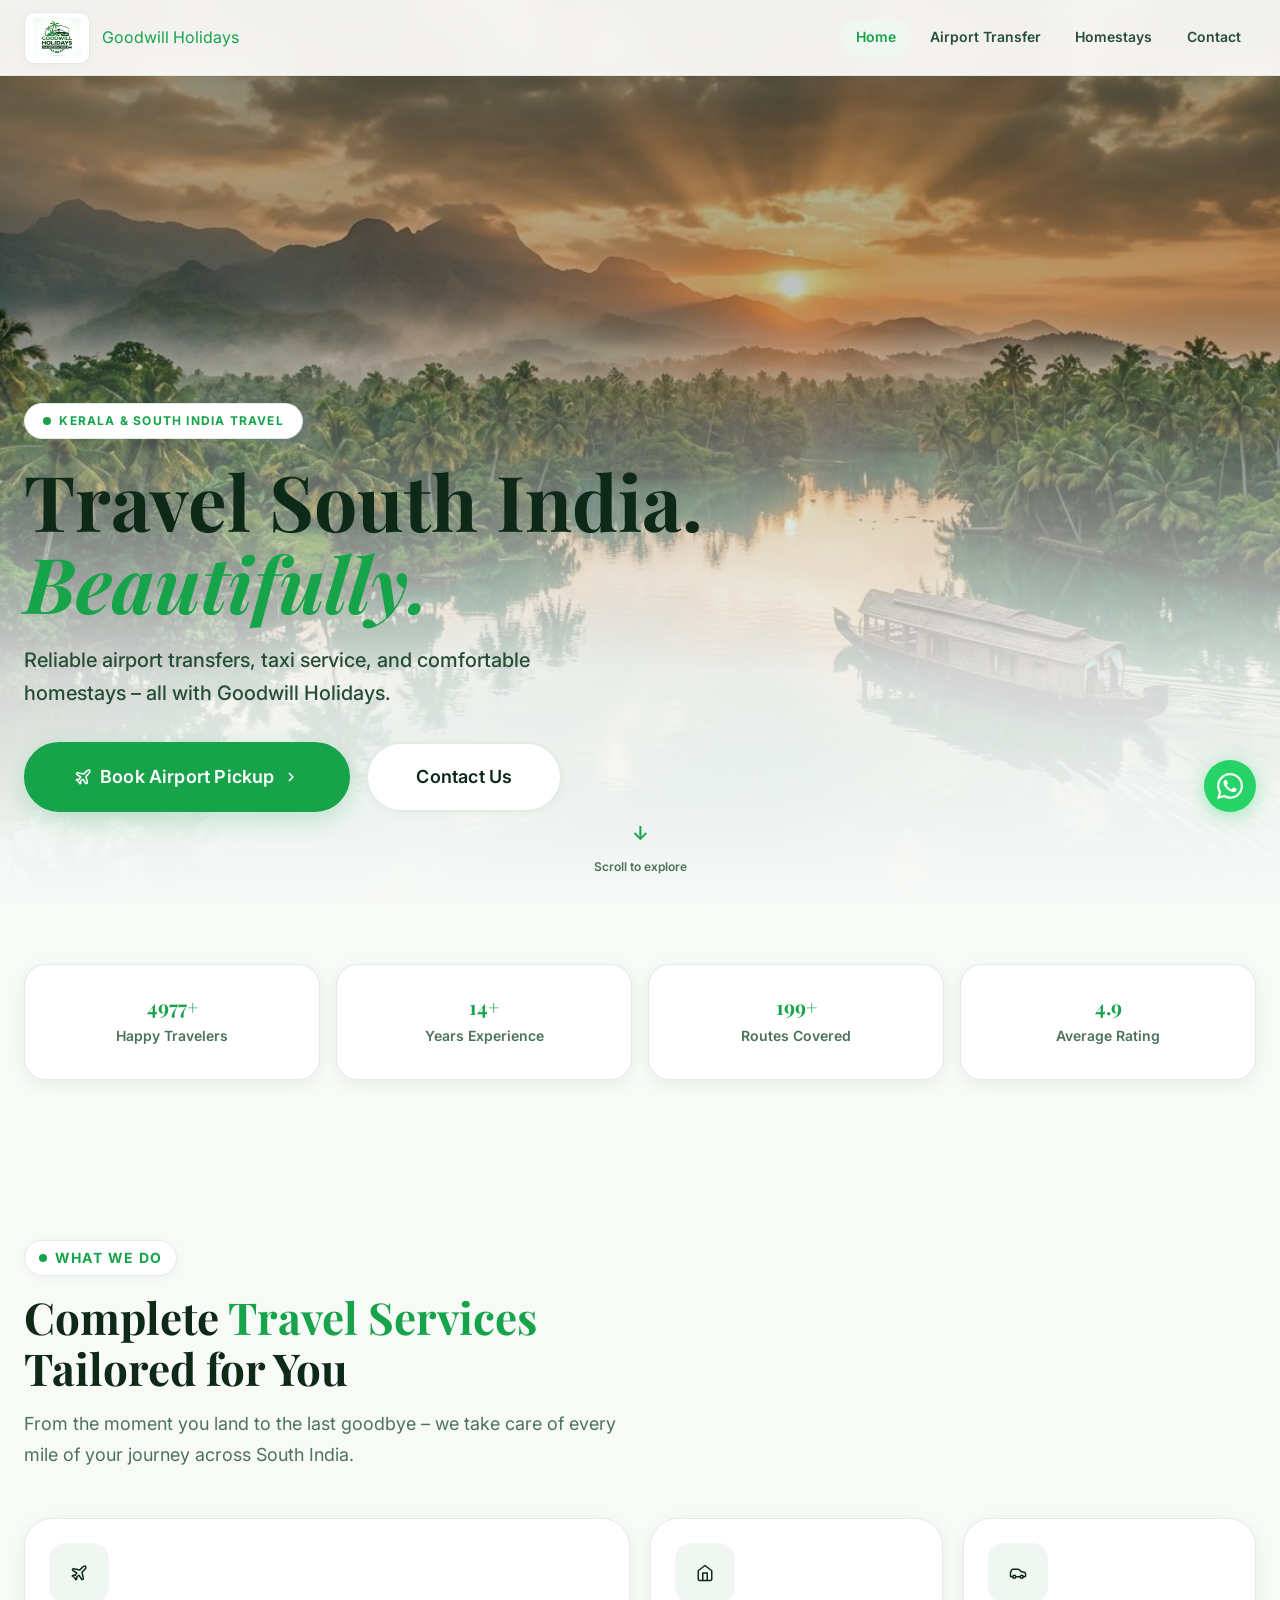
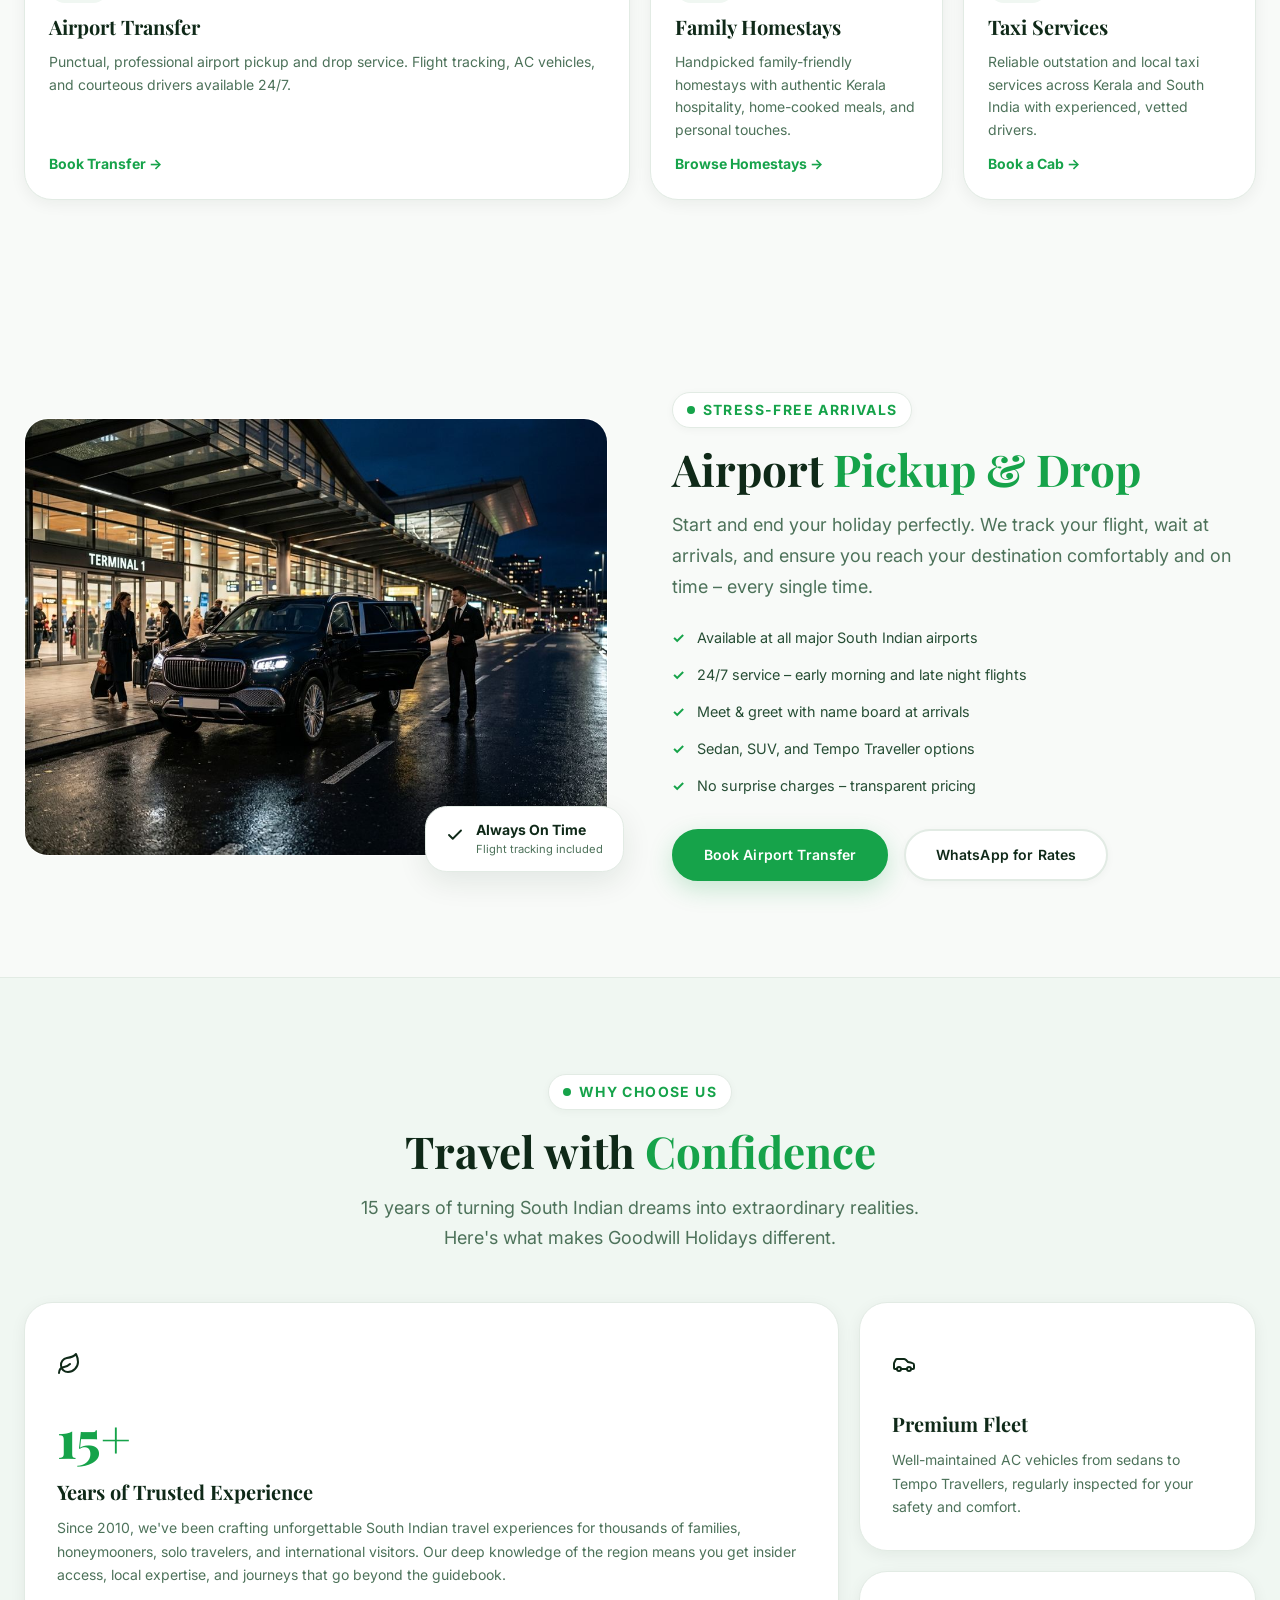
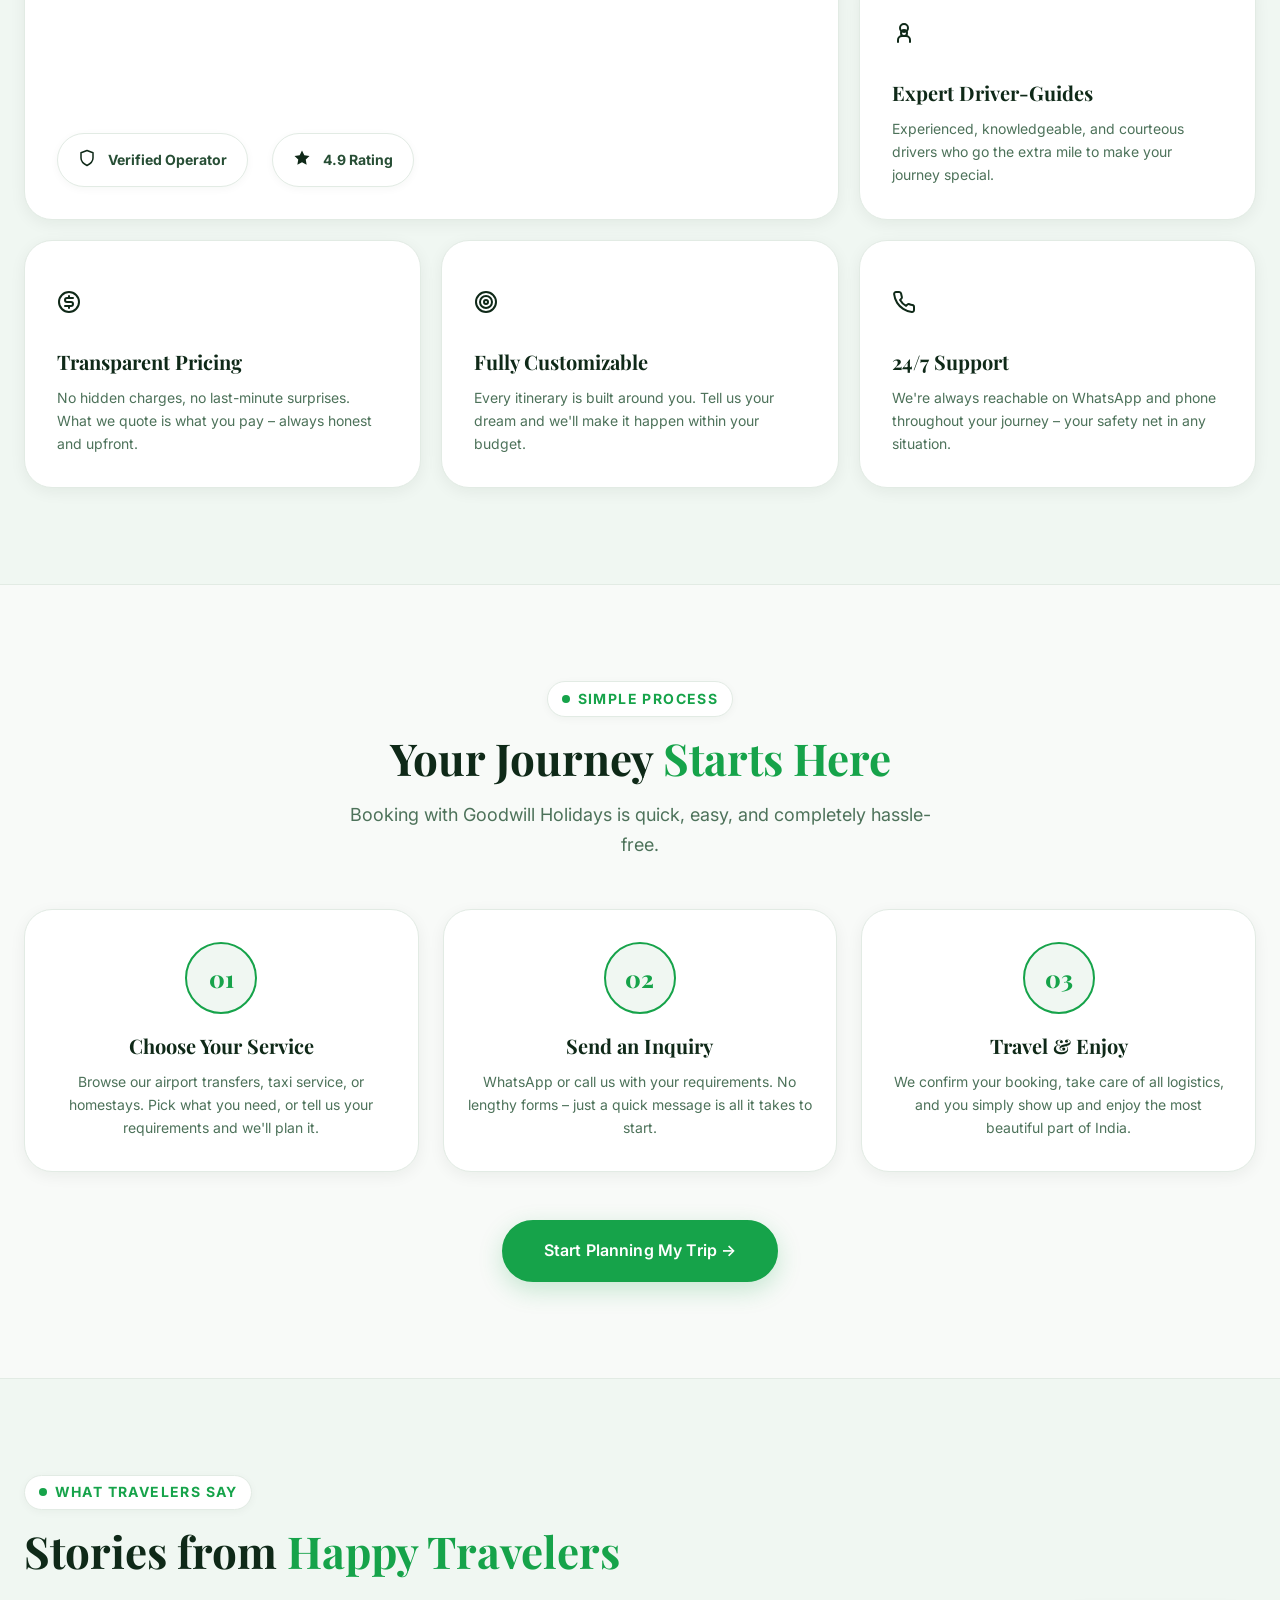
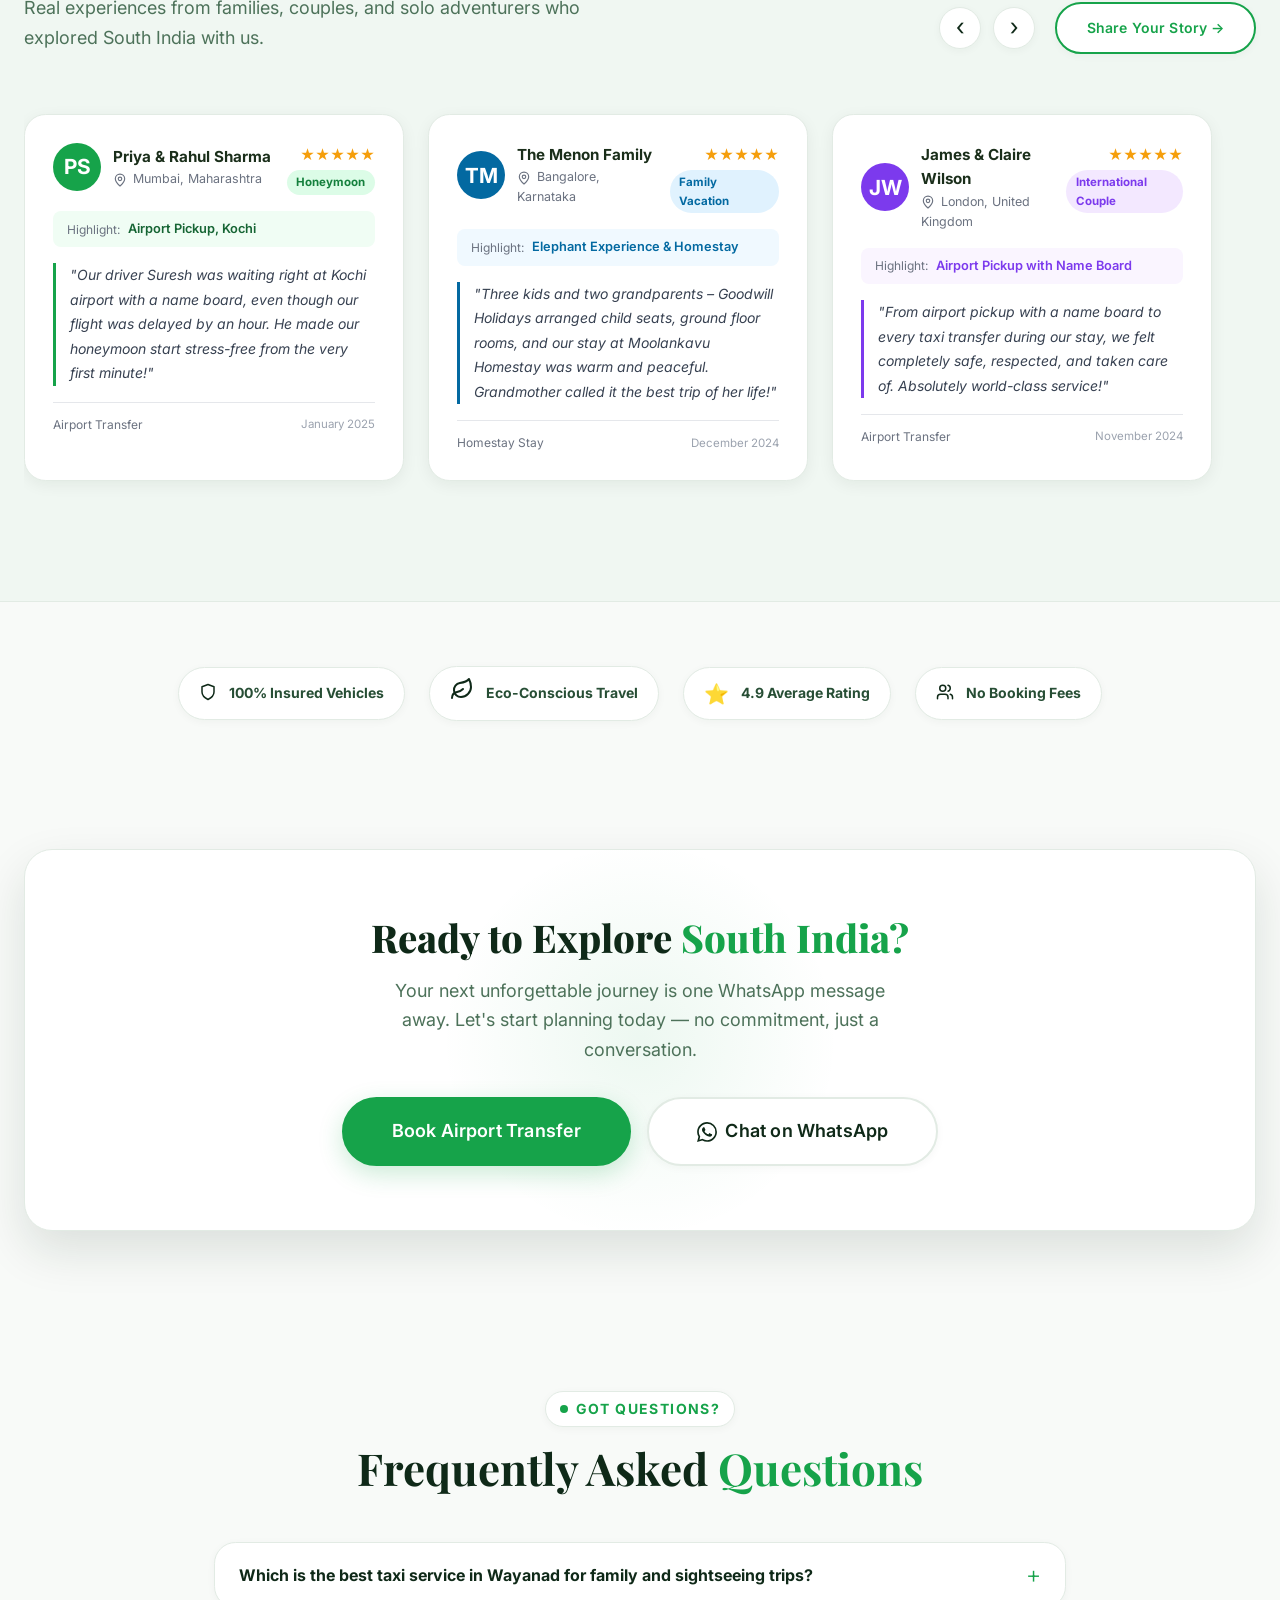
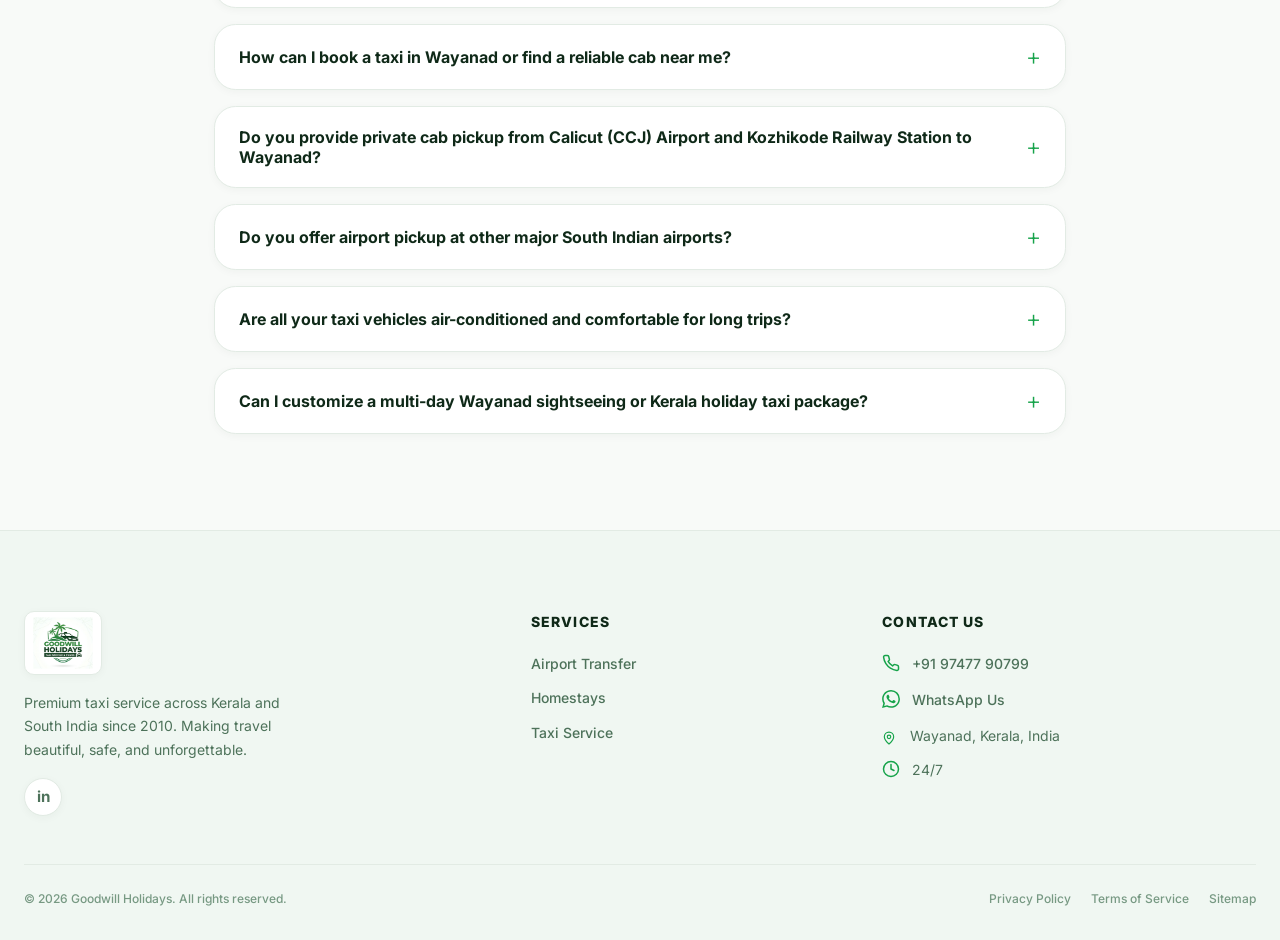
<file: index.html>
<!DOCTYPE html>
<html lang="en">

<head>
    <meta charset="UTF-8" />
    <!-- Favicon -->
    <link rel="icon" type="image/png" href="assets/logo/favicon.png" />
    <link rel="apple-touch-icon" href="assets/logo/favicon.png" />
    <meta name="viewport" content="width=device-width, initial-scale=1.0" />
    <meta name="description" content="Book trusted Kerala taxi services &amp; 24/7 airport transfers from Kochi, Calicut &amp; Trivandrum. Private cabs, sightseeing &amp; family homestays in Wayanad." />
    <meta name="keywords"
        content="best taxi in Wayanad, best taxi service in Wayanad, good taxi service in Wayanad, reliable taxi service in Wayanad, top taxi Wayanad, trusted taxi Wayanad Kerala, safe taxi service in Wayanad, affordable taxi Wayanad, private taxi Wayanad, local taxi service Wayanad, best cab in Wayanad, good cab service in Wayanad, reliable cab Wayanad, taxi booking Wayanad, cab booking Wayanad, taxi near me Wayanad, Sulthan Bathery taxi, Kalpetta cab service, Mananthavady taxi, Calicut to Wayanad taxi, airport transfer Kerala, Kochi airport taxi, Calicut airport cab, Goodwill Holidays" />
    <meta name="author" content="Goodwill Holidays" />
    <meta name="robots" content="index, follow" />
    <link rel="canonical" href="https://www.goodwillholidays.in/" />

    <!-- Open Graph -->
    <meta property="og:title" content="Kerala Taxi Service &amp; Airport Transfers | Goodwill Holidays" />
    <meta property="og:description" content="Book trusted Kerala taxi services &amp; 24/7 airport transfers from Kochi, Calicut &amp; Trivandrum. Private cabs, sightseeing &amp; family homestays in Wayanad." />
    <meta property="og:type" content="website" />
    <meta property="og:url" content="https://www.goodwillholidays.in/" />
    <meta property="og:image" content="https://www.goodwillholidays.in/assets/images/hero.jpg" />
    <meta property="og:image:alt" content="Goodwill Holidays Kerala Taxi Service and Airport Transfers" />
    <meta property="og:site_name" content="Goodwill Holidays" />
    <meta property="og:locale" content="en_IN" />

    <!-- Twitter Card -->
    <meta name="twitter:card" content="summary_large_image" />
    <meta name="twitter:title" content="Kerala Taxi Service &amp; Airport Transfers | Goodwill Holidays" />
    <meta name="twitter:description" content="Book trusted Kerala taxi services &amp; 24/7 airport transfers from Kochi, Calicut &amp; Trivandrum. Private cabs &amp; Wayanad homestays." />
    <meta name="twitter:image" content="https://www.goodwillholidays.in/assets/images/hero.jpg" />
    <meta name="twitter:image:alt" content="Goodwill Holidays Kerala Taxi Service" />

    <title>Kerala Taxi Service &amp; Airport Transfers | Goodwill Holidays</title>

    <!-- Preconnect -->
    <link rel="preconnect" href="https://fonts.googleapis.com" />
    <link rel="preconnect" href="https://fonts.gstatic.com" crossorigin />
    <link
        href="https://fonts.googleapis.com/css2?family=Playfair+Display:ital,wght@0,400;0,500;0,600;0,700;1,400;1,500&amp;family=Inter:wght@300;400;500;600;700&amp;display=swap"
        rel="stylesheet" />

    <!-- Preload hero image -->
    <link rel="preload" href="assets/images/hero.jpg" as="image" fetchpriority="high" />

    <!-- CSS -->
    <link rel="stylesheet" href="css/style.css" />
    <link rel="stylesheet" href="css/animations.css" />
    <link rel="stylesheet" href="css/responsive.css" />

        <!-- JSON-LD Structured Data -->
    <script type="application/ld+json">
    {
        "@context": "https://schema.org",
        "@graph": [
            {
                "@type": "WebSite",
                "@id": "https://www.goodwillholidays.in/#website",
                "url": "https://www.goodwillholidays.in/",
                "name": "Goodwill Holidays",
                "description": "Best Taxi Service in Wayanad, Kerala Airport Transfers & Family Homestays",
                "inLanguage": "en-IN"
            },
            {
                "@type": ["LocalBusiness", "TaxiService", "TravelAgency"],
                "@id": "https://www.goodwillholidays.in/#business",
                "name": "Goodwill Holidays",
                "legalName": "Goodwill Holidays Taxi & Homestay Services",
                "url": "https://www.goodwillholidays.in/",
                "logo": "https://www.goodwillholidays.in/assets/logo/logo.png",
                "image": "https://www.goodwillholidays.in/assets/images/hero.jpg",
                "description": "Trusted, safe, and affordable taxi service in Wayanad, Kerala. 24/7 cab booking in Sulthan Bathery, Kalpetta, Mananthavady, airport transfers to Kochi, Calicut & Kannur, and authentic family homestays in Wayanad.",
                "telephone": "+919747790799",
                "priceRange": "₹₹",
                "currenciesAccepted": "INR",
                "paymentAccepted": "Cash, UPI, Google Pay, PhonePe, Bank Transfer",
                "address": {
                    "@type": "PostalAddress",
                    "streetAddress": "Moolankavu",
                    "addressLocality": "Sulthan Bathery",
                    "addressRegion": "Wayanad, Kerala",
                    "postalCode": "673592",
                    "addressCountry": "IN"
                },
                "geo": {
                    "@type": "GeoCoordinates",
                    "latitude": "11.6625",
                    "longitude": "76.2570"
                },
                "openingHoursSpecification": [
                    {
                        "@type": "OpeningHoursSpecification",
                        "dayOfWeek": ["Monday", "Tuesday", "Wednesday", "Thursday", "Friday", "Saturday", "Sunday"],
                        "opens": "06:00",
                        "closes": "22:00"
                    }
                ],
                "areaServed": [
                    { "@type": "City", "name": "Wayanad", "sameAs": "https://en.wikipedia.org/wiki/Wayanad_district" },
                    { "@type": "City", "name": "Sulthan Bathery" },
                    { "@type": "City", "name": "Kalpetta" },
                    { "@type": "City", "name": "Mananthavady" },
                    { "@type": "City", "name": "Kozhikode", "sameAs": "https://en.wikipedia.org/wiki/Kozhikode" },
                    { "@type": "City", "name": "Kochi", "sameAs": "https://en.wikipedia.org/wiki/Kochi" },
                    { "@type": "City", "name": "Kannur", "sameAs": "https://en.wikipedia.org/wiki/Kannur" },
                    { "@type": "City", "name": "Trivandrum" },
                    { "@type": "City", "name": "Munnar" },
                    { "@type": "City", "name": "Alleppey" },
                    { "@type": "City", "name": "Bangalore" },
                    { "@type": "City", "name": "Mysore" },
                    { "@type": "City", "name": "Ooty" }
                ],
                "sameAs": [
                    "https://www.instagram.com/goodwill__holidays?igsi=ZDNlZDc0MzIxNw==",
                    "https://facebook.com/goodwillholidays"
                ],
                "hasOfferCatalog": {
                    "@type": "OfferCatalog",
                    "name": "Wayanad & Kerala Taxi Services",
                    "itemListElement": [
                        {
                            "@type": "Offer",
                            "itemOffered": {
                                "@type": "Service",
                                "name": "Local Taxi & Cab Service in Wayanad (Sulthan Bathery, Kalpetta, Mananthavady)",
                                "description": "Reliable local cab booking for transit and sightseeing in Wayanad."
                            }
                        },
                        {
                            "@type": "Offer",
                            "itemOffered": {
                                "@type": "Service",
                                "name": "Wayanad Sightseeing & Tourist Cab Packages",
                                "description": "Full-day sightseeing cabs for Edakkal Caves, Banasura Dam, Chembra Peak & Pookode Lake."
                            }
                        },
                        {
                            "@type": "Offer",
                            "itemOffered": {
                                "@type": "Service",
                                "name": "Calicut Airport (CCJ) & Railway Station to Wayanad Taxi",
                                "description": "24/7 direct private cab pickup and drop connecting Kozhikode to Wayanad."
                            }
                        },
                        {
                            "@type": "Offer",
                            "itemOffered": {
                                "@type": "Service",
                                "name": "Kerala Airport Transfers (Kochi, Calicut, Trivandrum, Kannur)",
                                "description": "Punctual airport pickup and drop with live flight tracking."
                            }
                        },
                        {
                            "@type": "Offer",
                            "itemOffered": {
                                "@type": "Service",
                                "name": "Goodwill Family Homestay in Moolankavu, Wayanad",
                                "description": "Authentic villa stay with private pool and modular kitchen for families."
                            }
                        }
                    ]
                }
            },
            {
                "@type": "BreadcrumbList",
                "@id": "https://www.goodwillholidays.in/#breadcrumb",
                "itemListElement": [
                    {
                        "@type": "ListItem",
                        "position": 1,
                        "name": "Home",
                        "item": "https://www.goodwillholidays.in/"
                    }
                ]
            },
            {
                "@type": "FAQPage",
                "@id": "https://www.goodwillholidays.in/#faq",
                "mainEntity": [
                    {
                        "@type": "Question",
                        "name": "Which is the best taxi service in Wayanad for family and sightseeing trips?",
                        "acceptedAnswer": {
                            "@type": "Answer",
                            "text": "Goodwill Holidays is a top-rated, trusted taxi service in Wayanad offering sanitized, fully air-conditioned Sedans, Innova/Ertiga SUVs, and Tempo Travellers. We specialize in family sightseeing, local cab booking in Sulthan Bathery, Kalpetta, and Mananthavady, and outstation trips across Kerala with courteous, experienced local drivers."
                        }
                    },
                    {
                        "@type": "Question",
                        "name": "How can I book a taxi in Wayanad or find a reliable cab near me?",
                        "acceptedAnswer": {
                            "@type": "Answer",
                            "text": "You can instantly book a taxi in Wayanad by sending a WhatsApp message or calling us at +91 97477 90799. We confirm your pickup within 30 minutes with clear, transparent pricing and no hidden costs."
                        }
                    },
                    {
                        "@type": "Question",
                        "name": "Do you provide private cab pickup from Calicut (CCJ) Airport and Kozhikode Railway Station to Wayanad?",
                        "acceptedAnswer": {
                            "@type": "Answer",
                            "text": "Yes! We provide 24/7 dedicated private cab transfers from Calicut International Airport (CCJ) and Kozhikode Railway Station to all destinations in Wayanad, including Sulthan Bathery, Kalpetta, Mananthavady, Meppadi, and Vythiri."
                        }
                    },
                    {
                        "@type": "Question",
                        "name": "Do you offer airport pickup at other major South Indian airports?",
                        "acceptedAnswer": {
                            "@type": "Answer",
                            "text": "Yes, we provide airport taxi transfers across Kochi (COK), Trivandrum (TRV), Kannur (CNN), Coimbatore (CJB), Bangalore (BLR), and Chennai (MAA) airports with complimentary flight tracking and on-time meet & greet."
                        }
                    },
                    {
                        "@type": "Question",
                        "name": "Are all your taxi vehicles air-conditioned and comfortable for long trips?",
                        "acceptedAnswer": {
                            "@type": "Answer",
                            "text": "Every vehicle in our fleet is fully air-conditioned, clean, and regularly maintained. We offer 4-seater Sedans (Dzire/Etios), 6-seater SUVs (Ertiga/Innova Crysta), and 12-seater Tempo Travellers with ample luggage space for comfortable group and family travel."
                        }
                    },
                    {
                        "@type": "Question",
                        "name": "Can I customize a multi-day Wayanad sightseeing or Kerala holiday taxi package?",
                        "acceptedAnswer": {
                            "@type": "Answer",
                            "text": "Yes! We tailor flexible multi-day sightseeing itineraries across Wayanad, Munnar, Alleppey, Thekkady, and Ooty based on your schedule and preferences. Just WhatsApp or call us to plan your custom itinerary."
                        }
                    }
                ]
            }
        ]
    }
    </script>
</head>

<body data-page="home">
    <!-- Skip Navigation -->
    <a href="#main-content" class="skip-nav">Skip to main content</a>

    <header role="banner">
        <nav class="navbar" aria-label="Main navigation">
            <div class="navbar__inner">
                <a href="index.html" class="navbar__logo" aria-label="Goodwill Holidays – Home">
                    <img src="assets/logo/logo.png" alt="Goodwill Holidays Logo" class="navbar__logo-img" decoding="async" width="44"
                        height="44" />
                    <div class="navbar__logo-text">
                        <span class="navbar__logo-name">Goodwill Holidays</span>
                    </div>
                </a>

                <div class="navbar__nav" role="navigation">
                    <a href="index.html" class="nav-link">Home</a>
                    <a href="airport-transfer.html" class="nav-link">Airport Transfer</a>
                    <a href="homestays.html" class="nav-link">Homestays</a>
                    <a href="contact.html" class="nav-link">Contact</a>
                </div>


                <!-- Hamburger -->
                <button class="hamburger" aria-label="Open navigation menu" aria-expanded="false"
                    aria-controls="mobile-menu">
                    <span class="hamburger__line"></span>
                    <span class="hamburger__line"></span>
                    <span class="hamburger__line"></span>
                </button>
            </div>
        </nav>
    </header>

    <!-- Mobile Menu Overlay -->
    <div class="mobile-menu-overlay" aria-hidden="true"></div>

    <!-- Mobile Menu -->
    <nav class="mobile-menu" id="mobile-menu" aria-label="Mobile navigation" aria-hidden="true">
        <div class="mobile-menu__header">
            <a href="index.html" class="navbar__logo">
                <img src="assets/logo/logo.png" alt="Goodwill Holidays" class="navbar__logo-img" decoding="async" width="36"
                    height="36" />
                <div class="navbar__logo-text">
                    <span class="navbar__logo-name">Goodwill Holidays</span>
                    <span class="navbar__logo-tagline">Taxi Service</span>
                </div>
            </a>
            <button class="mobile-menu-close" aria-label="Close navigation menu">&#x2715;</button>
        </div>
        <div class="mobile-menu__nav">
            <a href="index.html" class="mobile-nav-link">Home</a>
            <a href="airport-transfer.html" class="mobile-nav-link">Airport Transfer</a>
            <a href="homestays.html" class="mobile-nav-link">Homestays</a>
            <a href="contact.html" class="mobile-nav-link">Contact Us</a>
        </div>
        <div class="mobile-menu__footer">
            <a href="#" class="btn btn--whatsapp btn--full"
                data-whatsapp="Hello Goodwill Holidays! I'd like to plan a trip!">
                WhatsApp Us
            </a>
        </div>
    </nav>

    <main id="main-content">
        <section class="hero" aria-label="Welcome to Goodwill Holidays">
            <div class="hero__bg">
                <img src="assets/images/hero.jpg"
                    alt="Beautiful Kerala backwaters at golden hour – the perfect backdrop for your South India journey"
                    class="hero__bg-img" fetchpriority="high" decoding="async" width="1376" height="768" />
                <div class="hero__bg-overlay" aria-hidden="true"></div>
            </div>

            <div class="hero__content">
                <span class="hero__eyebrow">
                    <span class="brand-pulse-dot" aria-hidden="true"></span>
                    Kerala & South India Travel
                </span>

                <h1 class="hero__title">
                    Travel South India.<br />
                    <em>Beautifully.</em>
                </h1>

                <p class="hero__subtitle">
                    Reliable airport transfers, taxi service, and comfortable homestays – all
                    with Goodwill Holidays.
                </p>

                <div class="hero__cta-group">
                    <a href="airport-transfer.html" class="btn btn--primary btn--xl">
                        <svg width="18" height="18" viewBox="0 0 24 24" fill="none" stroke="currentColor" stroke-width="2" stroke-linecap="round" stroke-linejoin="round" aria-hidden="true"><path d="M17.8 19.2 16 11l3.5-3.5C21 6 21.5 4 21 3c-1-.5-3 0-4.5 1.5L13 8 4.8 6.2c-.5-.1-.9.1-1.1.5l-.3.5c-.2.5-.1 1 .3 1.3L9 12l-2 3H4l-1 1 3 2 2 3 1-1v-3l3-2 3.5 5.3c.3.4.8.5 1.3.3l.5-.2c.4-.3.6-.7.5-1.2z"></path></svg> Book Airport Pickup
                        <svg width="18" height="18" viewBox="0 0 24 24" fill="currentColor" aria-hidden="true">
                            <path d="M8.59 16.59L13.17 12 8.59 7.41 10 6l6 6-6 6-1.41-1.41z" />
                        </svg>
                    </a>
                    <a href="contact.html" class="btn btn--ghost btn--xl">
                        Contact Us
                    </a>
                </div>

                <!-- Homestay Search -->
                <div class="search-form" data-form="homestay" id="form-homestay" role="tabpanel">
                    <div class="search-field">
                        <label for="hero-homestay-loc">Where?</label>
                        <select class="search-select" id="hero-homestay-loc" aria-label="Homestay location">
                            <option value="">Select Location</option>
                            <option>Munnar</option>
                            <option>Alleppey</option>
                            <option>Wayanad</option>
                            <option>Thekkady</option>
                            <option>Kovalam</option>
                            <option>Ooty</option>
                        </select>
                    </div>
                    <div class="search-field">
                        <label for="hero-checkin">Check-in</label>
                        <input type="date" class="search-input" id="hero-checkin" aria-label="Check-in date" />
                    </div>
                    <a href="homestays.html" class="btn btn--primary search-btn">
                        Find Homestays
                    </a>
                </div>
            </div>
            </div>

            <div class="hero__scroll-hint" aria-hidden="true">
                <span>↓</span>
                Scroll to explore
            </div>
        </section>
        <section class="section section--tight" aria-label="Our achievements">
            <div class="container">
                <div class="stats-strip">
                    <div class="stat-item reveal">
                        <span class="stat-value counter-value">5000+</span>
                        <span class="stat-label">Happy Travelers</span>
                    </div>
                    <div class="stat-item reveal" data-delay="100">
                        <span class="stat-value counter-value">15+</span>
                        <span class="stat-label">Years Experience</span>
                    </div>
                    <div class="stat-item reveal" data-delay="200">
                        <span class="stat-value counter-value">200+</span>
                        <span class="stat-label">Routes Covered</span>
                    </div>
                    <div class="stat-item reveal" data-delay="300">
                        <span class="stat-value counter-value">4.9</span>
                        <span class="stat-label">Average Rating</span>
                    </div>
                </div>
            </div>
        </section>

        <section class="section" aria-labelledby="services-heading">
            <div class="container">
                <div class="section-header">
                    <span class="section-label">What We Do</span>
                    <h2 class="section-title" id="services-heading">Complete <span>Travel Services</span><br />Tailored
                        for You</h2>
                    <p class="section-subtitle">From the moment you land to the last goodbye – we take care of every
                        mile of your journey across South India.</p>
                </div>

                <div class="services-bento" data-stagger-group>
                    <div class="service-bento-card stagger-item reveal">
                        <div class="service-bento-card__icon" aria-hidden="true"><svg width="18" height="18" viewBox="0 0 24 24" fill="none" stroke="currentColor" stroke-width="2" stroke-linecap="round" stroke-linejoin="round" aria-hidden="true"><path d="M17.8 19.2 16 11l3.5-3.5C21 6 21.5 4 21 3c-1-.5-3 0-4.5 1.5L13 8 4.8 6.2c-.5-.1-.9.1-1.1.5l-.3.5c-.2.5-.1 1 .3 1.3L9 12l-2 3H4l-1 1 3 2 2 3 1-1v-3l3-2 3.5 5.3c.3.4.8.5 1.3.3l.5-.2c.4-.3.6-.7.5-1.2z"></path></svg></div>
                        <h3 class="service-bento-card__title">Airport Transfer</h3>
                        <p class="service-bento-card__desc">Punctual, professional airport pickup and drop service.
                            Flight tracking, AC vehicles, and courteous drivers available 24/7.</p>
                        <a href="airport-transfer.html" class="service-bento-card__link">
                            Book Transfer →
                        </a>
                    </div>
                    <div class="service-bento-card stagger-item reveal" data-delay="80">
                        <div class="service-bento-card__icon" aria-hidden="true"><svg width="18" height="18" viewBox="0 0 24 24" fill="none" stroke="currentColor" stroke-width="2" stroke-linecap="round" stroke-linejoin="round" aria-hidden="true"><path d="m3 9 9-7 9 7v11a2 2 0 0 1-2 2H5a2 2 0 0 1-2-2z"></path><polyline points="9 22 9 12 15 12 15 22"></polyline></svg></div>
                        <h3 class="service-bento-card__title">Family Homestays</h3>
                        <p class="service-bento-card__desc">Handpicked family-friendly homestays with authentic Kerala
                            hospitality, home-cooked meals, and personal touches.</p>
                        <a href="homestays.html" class="service-bento-card__link">
                            Browse Homestays →
                        </a>
                    </div>
                    <div class="service-bento-card stagger-item reveal" data-delay="160">
                        <div class="service-bento-card__icon" aria-hidden="true"><svg width="18" height="18" viewBox="0 0 24 24" fill="none" stroke="currentColor" stroke-width="2" stroke-linecap="round" stroke-linejoin="round" aria-hidden="true"><path d="M19 17h2c.6 0 1-.4 1-1v-3c0-.9-.7-1.7-1.5-1.9C18.7 10.6 16 10 16 10s-1.3-1.4-2.2-2.3c-.5-.4-1.1-.7-1.8-.7H5c-.6 0-1.1.4-1.4.9l-1.4 2.9A3.7 3.7 0 0 0 2 12v4c0 .6.4 1 1 1h2"></path><circle cx="7" cy="17" r="2"></circle><path d="M9 17h6"></path><circle cx="17" cy="17" r="2"></circle></svg></div>
                        <h3 class="service-bento-card__title">Taxi Services</h3>
                        <p class="service-bento-card__desc">Reliable outstation and local taxi services across Kerala
                            and South India with experienced, vetted drivers.</p>
                        <a href="contact.html" class="service-bento-card__link">
                            Book a Cab →
                        </a>
                    </div>
                </div>
            </div>
        </section>

        <!-- ═══ AIRPORT TRANSFER HIGHLIGHT ═══════════════════════════════════ -->
        <section class="section" aria-labelledby="airport-heading">
            <div class="container">
                <div style="display:grid;grid-template-columns:1fr 1fr;gap:4rem;align-items:center;"
                    class="airport-layout">
                    <div class="reveal-left" style="position:relative;">
                        <div
                            style="border-radius:1.5rem;overflow:hidden;aspect-ratio:4/3;box-shadow: var(--shadow-neo-lg); border: 1px solid rgba(255,255,255,0.9);">
                            <img src="assets/images/airport.jpg"
                                alt="Premium vehicle ready for airport transfer service" loading="lazy" decoding="async" width="1000" height="747"
                                style="width:100%;height:100%;object-fit:cover;" />
                        </div>
                        <div class="float-badge float-element" style="bottom:-1rem;right:-1rem;">
                            <span aria-hidden="true"><svg width="18" height="18" viewBox="0 0 24 24" fill="none" stroke="currentColor" stroke-width="2.5" stroke-linecap="round" stroke-linejoin="round" aria-hidden="true"><polyline points="20 6 9 17 4 12"></polyline></svg></span>
                            <div>
                                <div style="font-weight:700;font-size:0.875rem;">Always On Time</div>
                                <div style="font-size:0.7rem;color:var(--clr-text-muted);">Flight tracking included
                                </div>
                            </div>
                        </div>
                    </div>

                    <div class="reveal-right">
                        <span class="section-label">Stress-Free Arrivals</span>
                        <h2 class="section-title" id="airport-heading">Airport <span>Pickup & Drop</span></h2>
                        <p class="section-subtitle" style="max-width:100%;margin-bottom:1.5rem;">Start and end your
                            holiday perfectly. We track your flight, wait at arrivals, and ensure you reach your
                            destination comfortably and on time – every single time.</p>

                        <ul style="display:flex;flex-direction:column;gap:0.875rem;margin-bottom:2rem;">
                            <li
                                style="display:flex;align-items:center;gap:0.75rem;font-size:0.9rem;color:var(--clr-text-secondary);">
                                <span style="color:var(--clr-brand);font-weight:700;flex-shrink:0;">✓</span> Available
                                at all major South Indian airports
                            </li>
                            <li
                                style="display:flex;align-items:center;gap:0.75rem;font-size:0.9rem;color:var(--clr-text-secondary);">
                                <span style="color:var(--clr-brand);font-weight:700;flex-shrink:0;">✓</span> 24/7
                                service – early morning and late night flights
                            </li>
                            <li
                                style="display:flex;align-items:center;gap:0.75rem;font-size:0.9rem;color:var(--clr-text-secondary);">
                                <span style="color:var(--clr-brand);font-weight:700;flex-shrink:0;">✓</span> Meet &amp;
                                greet with name board at arrivals
                            </li>
                            <li
                                style="display:flex;align-items:center;gap:0.75rem;font-size:0.9rem;color:var(--clr-text-secondary);">
                                <span style="color:var(--clr-brand);font-weight:700;flex-shrink:0;">✓</span> Sedan, SUV,
                                and Tempo Traveller options
                            </li>
                            <li
                                style="display:flex;align-items:center;gap:0.75rem;font-size:0.9rem;color:var(--clr-text-secondary);">
                                <span style="color:var(--clr-brand);font-weight:700;flex-shrink:0;">✓</span> No surprise
                                charges – transparent pricing
                            </li>
                        </ul>

                        <div class="airport-actions" style="display:flex;gap:1rem;flex-wrap:wrap;">
                            <a href="airport-transfer.html" class="btn btn--primary">Book Airport Transfer</a>
                            <a href="#" class="btn btn--ghost"
                                data-whatsapp="Hello Goodwill Holidays! I need an airport transfer. Please share details and pricing.">
                                WhatsApp for Rates
                            </a>
                        </div>
                    </div>
                </div>
            </div>
        </section>

            <!-- --- WHY GOODWILL HOLIDAYS ------------------------------------ -->
            <section class="section section--dark" aria-labelledby="why-heading">
                <div class="container">
                    <div class="section-header section-header--center">
                        <span class="section-label">Why Choose Us</span>
                        <h2 class="section-title" id="why-heading">Travel with <span>Confidence</span></h2>
                        <p class="section-subtitle">15 years of turning South Indian dreams into extraordinary
                            realities. Here's what makes Goodwill Holidays different.</p>
                    </div>

                    <div class="why-bento">
                        <div class="why-card why-card--large reveal-left">
                            <div class="why-card__icon" aria-hidden="true"><svg width="24" height="24" viewBox="0 0 24 24" fill="none" stroke="currentColor" stroke-width="2" stroke-linecap="round" stroke-linejoin="round" aria-hidden="true"><path d="M11 20A7 7 0 0 1 9.8 6.1C15.5 5 17 4.48 19 2c1 2 2 4.18 2 8 0 5.5-4.78 10-10 10Z"></path><path d="M2 21c0-3 1.85-5.36 5.08-6C9.5 14.52 12 13 13 12"></path></svg></div>
                            <div class="why-card__number">15+</div>
                            <h3 class="why-card__title">Years of Trusted Experience</h3>
                            <p class="why-card__desc">Since 2010, we've been crafting unforgettable South Indian travel
                                experiences for thousands of families, honeymooners, solo travelers, and international
                                visitors. Our deep knowledge of the region means you get insider access, local
                                expertise, and journeys that go beyond the guidebook.</p>
                            <div style="margin-top:auto;padding-top:1.5rem;">
                                <div class="trust-badges" style="justify-content:flex-start;">
                                    <div class="trust-badge">
                                        <span class="trust-badge__icon" aria-hidden="true"><svg width="18" height="18" viewBox="0 0 24 24" fill="none" stroke="currentColor" stroke-width="2" stroke-linecap="round" stroke-linejoin="round" aria-hidden="true"><path d="M12 22s8-4 8-10V5l-8-3-8 3v7c0 6 8 10 8 10z"></path></svg></span>
                                        <span class="trust-badge__text">Verified Operator</span>
                                    </div>
                                    <div class="trust-badge">
                                        <span class="trust-badge__icon" aria-hidden="true"><svg width="18" height="18" viewBox="0 0 24 24" fill="currentColor" aria-hidden="true"><polygon points="12 2 15.09 8.26 22 9.27 17 14.14 18.18 21.02 12 17.77 5.82 21.02 7 14.14 2 9.27 8.91 8.26 12 2"></polygon></svg></span>
                                        <span class="trust-badge__text">4.9 Rating</span>
                                    </div>
                                </div>
                            </div>
                        </div>

                        <div class="why-card reveal" data-delay="100">
                            <div class="why-card__icon" aria-hidden="true"><svg width="24" height="24" viewBox="0 0 24 24" fill="none" stroke="currentColor" stroke-width="2" stroke-linecap="round" stroke-linejoin="round" aria-hidden="true"><path d="M19 17h2c.6 0 1-.4 1-1v-3c0-.9-.7-1.7-1.5-1.9C18.7 10.6 16 10 16 10s-1.3-1.4-2.2-2.3c-.5-.4-1.1-.7-1.8-.7H5c-.6 0-1.1.4-1.4.9l-1.4 2.9A3.7 3.7 0 0 0 2 12v4c0 .6.4 1 1 1h2"></path><circle cx="7" cy="17" r="2"></circle><path d="M9 17h6"></path><circle cx="17" cy="17" r="2"></circle></svg></div>
                            <h3 class="why-card__title">Premium Fleet</h3>
                            <p class="why-card__desc">Well-maintained AC vehicles from sedans to Tempo Travellers,
                                regularly inspected for your safety and comfort.</p>
                        </div>

                        <div class="why-card reveal" data-delay="200">
                            <div class="why-card__icon" aria-hidden="true"><svg width="24" height="24" viewBox="0 0 24 24" fill="none" stroke="currentColor" stroke-width="2" stroke-linecap="round" stroke-linejoin="round" aria-hidden="true"><circle cx="12" cy="7" r="4"></circle><path d="M6 21v-2a4 4 0 0 1 4-4h4a4 4 0 0 1 4 4v2"></path><circle cx="12" cy="12" r="3"></circle></svg></div>
                            <h3 class="why-card__title">Expert Driver-Guides</h3>
                            <p class="why-card__desc">Experienced, knowledgeable, and courteous drivers who go the extra
                                mile to make your journey special.</p>
                        </div>

                        <div class="why-card reveal" data-delay="300">
                            <div class="why-card__icon" aria-hidden="true"><svg width="24" height="24" viewBox="0 0 24 24" fill="none" stroke="currentColor" stroke-width="2" stroke-linecap="round" stroke-linejoin="round" aria-hidden="true"><circle cx="12" cy="12" r="10"></circle><path d="M16 8h-6a2 2 0 1 0 0 4h4a2 2 0 1 1 0 4H8"></path><path d="M12 6v2"></path><path d="M12 16v2"></path></svg></div>
                            <h3 class="why-card__title">Transparent Pricing</h3>
                            <p class="why-card__desc">No hidden charges, no last-minute surprises. What we quote is what
                                you pay – always honest and upfront.</p>
                        </div>

                        <div class="why-card reveal" data-delay="400">
                            <div class="why-card__icon" aria-hidden="true"><svg width="24" height="24" viewBox="0 0 24 24" fill="none" stroke="currentColor" stroke-width="2" stroke-linecap="round" stroke-linejoin="round" aria-hidden="true"><circle cx="12" cy="12" r="10"></circle><circle cx="12" cy="12" r="6"></circle><circle cx="12" cy="12" r="2"></circle></svg></div>
                            <h3 class="why-card__title">Fully Customizable</h3>
                            <p class="why-card__desc">Every itinerary is built around you. Tell us your dream and we'll
                                make it happen within your budget.</p>
                        </div>

                        <div class="why-card reveal" data-delay="500">
                            <div class="why-card__icon" aria-hidden="true"><svg width="24" height="24" viewBox="0 0 24 24" fill="none" stroke="currentColor" stroke-width="2" stroke-linecap="round" stroke-linejoin="round" aria-hidden="true"><path d="M22 16.92v3a2 2 0 0 1-2.18 2 19.79 19.79 0 0 1-8.63-3.07 19.5 19.5 0 0 1-6-6 19.79 19.79 0 0 1-3.07-8.67A2 2 0 0 1 4.11 2h3a2 2 0 0 1 2 1.72 12.84 12.84 0 0 0 .7 2.81 2 2 0 0 1-.45 2.11L8.09 9.91a16 16 0 0 0 6 6l1.27-1.27a2 2 0 0 1 2.11-.45 12.84 12.84 0 0 0 2.81.7A2 2 0 0 1 22 16.92z"></path></svg></div>
                            <h3 class="why-card__title">24/7 Support</h3>
                            <p class="why-card__desc">We're always reachable on WhatsApp and phone throughout your
                                journey – your safety net in any situation.</p>
                        </div>
                    </div>
                </div>
            </section>

            <!-- --- HOW IT WORKS ------------------------------------------------ -->
            <section class="section" aria-labelledby="how-heading">
                <div class="container">
                    <div class="section-header section-header--center">
                        <span class="section-label">Simple Process</span>
                        <h2 class="section-title" id="how-heading">Your Journey <span>Starts Here</span></h2>
                        <p class="section-subtitle">Booking with Goodwill Holidays is quick, easy, and completely
                            hassle-free.</p>
                    </div>

                    <div class="how-grid">
                        <div class="how-step reveal" data-delay="0">
                            <div class="how-step__number" aria-hidden="true">01</div>
                            <h3 class="how-step__title">Choose Your Service</h3>
                            <p class="how-step__desc">Browse our airport transfers, taxi service, or homestays.
                                Pick what you need, or tell us your requirements and we'll plan it.</p>
                        </div>
                        <div class="how-step reveal" data-delay="150">
                            <div class="how-step__number" aria-hidden="true">02</div>
                            <h3 class="how-step__title">Send an Inquiry</h3>
                            <p class="how-step__desc">WhatsApp or call us with your requirements. No lengthy
                                forms – just a quick message is all it takes to start.</p>
                        </div>
                        <div class="how-step reveal" data-delay="300">
                            <div class="how-step__number" aria-hidden="true">03</div>
                            <h3 class="how-step__title">Travel &amp; Enjoy</h3>
                            <p class="how-step__desc">We confirm your booking, take care of all logistics, and you
                                simply show up and enjoy the most beautiful part of India.</p>
                        </div>
                    </div>

                    <div style="text-align:center;margin-top:3rem;">
                        <a href="contact.html" class="btn btn--primary btn--lg">Start Planning My Trip →</a>
                    </div>
                </div>
            </section>

            <!-- --- TESTIMONIALS ----------------------------------------------- -->
            <section class="section section--dark testimonials-section" aria-labelledby="reviews-heading">
                <div class="container">
                    <div class="section-header"
                        style="display:flex;align-items:flex-end;justify-content:space-between;flex-wrap:wrap;gap:1.5rem;">
                        <div>
                            <span class="section-label">What Travelers Say</span>
                            <h2 class="section-title" id="reviews-heading">Stories from <span>Happy Travelers</span>
                            </h2>
                            <p class="section-subtitle" style="margin:0;">Real experiences from families, couples, and
                                solo adventurers who explored South India with us.</p>
                        </div>
                        <div style="display:flex;align-items:center;gap:0.75rem;">
                            <button class="carousel-btn" id="stories-scroll-left" aria-label="Previous traveler story"
                                title="Previous story">‹</button>
                            <button class="carousel-btn" id="stories-scroll-right" aria-label="Next traveler story"
                                title="Next story">›</button>
                            <a href="contact.html" class="btn btn--outline" style="margin-left:0.5rem;">Share Your Story
                                →</a>
                        </div>
                    </div>

                    <div class="stories-carousel-wrap">
                        <div class="stories-carousel-track" id="testimonials-container" aria-live="polite">
                            <!-- Story 1 -->
                            <article class="story-card reveal"
                                style="background:#fff;border:1px solid var(--clr-border);border-radius:var(--radius-xl);padding:1.75rem;box-shadow:var(--shadow-md);display:flex;flex-direction:column;gap:1rem;">
                                <div style="display:flex;justify-content:space-between;align-items:flex-start;gap:0.5rem;">
                                    <div style="display:flex;align-items:center;gap:0.75rem;">
                                        <div
                                            style="width:48px;height:48px;border-radius:50%;background:#16a34a;display:flex;align-items:center;justify-content:center;font-size:1.3rem;color:#fff;font-weight:700;flex-shrink:0;">PS</div>
                                        <div>
                                            <div style="font-weight:700;font-size:0.95rem;color:#1a2e1a;">Priya &amp;
                                                Rahul Sharma</div>
                                            <div style="font-size:0.78rem;color:#6b7280;"><svg width="14" height="14" viewBox="0 0 24 24" fill="none" stroke="currentColor" stroke-width="2" stroke-linecap="round" stroke-linejoin="round" aria-hidden="true" style="display:inline-block;vertical-align:middle;margin-right:2px;"><path d="M20 10c0 4.993-5.539 10.193-7.399 11.799a1 1 0 0 1-1.202 0C9.539 20.193 4 14.993 4 10a8 8 0 0 1 16 0"></path><circle cx="12" cy="10" r="3"></circle></svg> Mumbai, Maharashtra</div>
                                        </div>
                                    </div>
                                    <div style="display:flex;flex-direction:column;align-items:flex-end;gap:0.25rem;">
                                        <div style="color:#f59e0b;font-size:0.9rem;">★★★★★</div>
                                        <span
                                            style="background:#dcfce7;color:#15803d;padding:0.2rem 0.6rem;border-radius:999px;font-size:0.72rem;font-weight:700;">Honeymoon</span>
                                    </div>
                                </div>
                                <div
                                    style="background:#f0fdf4;border-radius:8px;padding:0.5rem 0.85rem;display:flex;align-items:center;gap:0.5rem;">
                                    <span style="font-size:0.75rem;color:#6b7280;">Highlight:</span>
                                    <span style="font-size:0.8rem;font-weight:600;color:#166534;">Airport Pickup,
                                        Kochi</span>
                                </div>
                                <blockquote
                                    style="margin:0;font-size:0.875rem;line-height:1.75;color:#374151;font-style:italic;border-left:3px solid #16a34a;padding-left:0.85rem;">
                                    "Our driver Suresh was waiting right at Kochi airport with a name board, even
                                    though our flight was delayed by an hour. He made our honeymoon start stress-free
                                    from the very first minute!"
                                </blockquote>
                                <div
                                    style="display:flex;justify-content:space-between;align-items:center;padding-top:0.75rem;border-top:1px solid #e5e7eb;flex-wrap:wrap;gap:0.25rem;">
                                    <span style="font-size:0.75rem;color:#6b7280;">Airport Transfer</span>
                                    <span style="font-size:0.72rem;color:#9ca3af;">January 2025</span>
                                </div>
                            </article>

                            <!-- Story 2 -->
                            <article class="story-card reveal"
                                style="background:#fff;border:1px solid var(--clr-border);border-radius:var(--radius-xl);padding:1.75rem;box-shadow:var(--shadow-md);display:flex;flex-direction:column;gap:1rem;">
                                <div
                                    style="display:flex;justify-content:space-between;align-items:flex-start;gap:0.5rem;">
                                    <div style="display:flex;align-items:center;gap:0.75rem;">
                                        <div
                                            style="width:48px;height:48px;border-radius:50%;background:#0369a1;display:flex;align-items:center;justify-content:center;font-size:1.3rem;color:#fff;font-weight:700;flex-shrink:0;">TM</div>
                                        <div>
                                            <div style="font-weight:700;font-size:0.95rem;color:#1a2e1a;">The Menon
                                                Family</div>
                                            <div style="font-size:0.78rem;color:#6b7280;"><svg width="14" height="14" viewBox="0 0 24 24" fill="none" stroke="currentColor" stroke-width="2" stroke-linecap="round" stroke-linejoin="round" aria-hidden="true" style="display:inline-block;vertical-align:middle;margin-right:2px;"><path d="M20 10c0 4.993-5.539 10.193-7.399 11.799a1 1 0 0 1-1.202 0C9.539 20.193 4 14.993 4 10a8 8 0 0 1 16 0"></path><circle cx="12" cy="10" r="3"></circle></svg> Bangalore, Karnataka</div>
                                        </div>
                                    </div>
                                    <div style="display:flex;flex-direction:column;align-items:flex-end;gap:0.25rem;">
                                        <div style="color:#f59e0b;font-size:0.9rem;">★★★★★</div>
                                        <span
                                            style="background:#e0f2fe;color:#0369a1;padding:0.2rem 0.6rem;border-radius:999px;font-size:0.72rem;font-weight:700;">Family
                                            Vacation</span>
                                    </div>
                                </div>
                                <div
                                    style="background:#f0f9ff;border-radius:8px;padding:0.5rem 0.85rem;display:flex;align-items:center;gap:0.5rem;">
                                    <span style="font-size:0.75rem;color:#6b7280;">Highlight:</span>
                                    <span style="font-size:0.8rem;font-weight:600;color:#0369a1;">Elephant Experience
                                        &amp; Homestay</span>
                                </div>
                                <blockquote
                                    style="margin:0;font-size:0.875rem;line-height:1.75;color:#374151;font-style:italic;border-left:3px solid #0369a1;padding-left:0.85rem;">
                                    "Three kids and two grandparents – Goodwill Holidays arranged child seats, ground
                                    floor rooms, and our stay at Moolankavu Homestay was warm and peaceful. Grandmother
                                    called it the best trip of her life!"
                                </blockquote>
                                <div
                                    style="display:flex;justify-content:space-between;align-items:center;padding-top:0.75rem;border-top:1px solid #e5e7eb;flex-wrap:wrap;gap:0.25rem;">
                                    <span style="font-size:0.75rem;color:#6b7280;">Homestay Stay</span>
                                    <span style="font-size:0.72rem;color:#9ca3af;">December 2024</span>
                                </div>
                            </article>

                            <!-- Story 3 -->
                            <article class="story-card reveal"
                                style="background:#fff;border:1px solid var(--clr-border);border-radius:var(--radius-xl);padding:1.75rem;box-shadow:var(--shadow-md);display:flex;flex-direction:column;gap:1rem;">
                                <div
                                    style="display:flex;justify-content:space-between;align-items:flex-start;gap:0.5rem;">
                                    <div style="display:flex;align-items:center;gap:0.75rem;">
                                        <div
                                            style="width:48px;height:48px;border-radius:50%;background:#7c3aed;display:flex;align-items:center;justify-content:center;font-size:1.3rem;color:#fff;font-weight:700;flex-shrink:0;">JW</div>
                                        <div>
                                            <div style="font-weight:700;font-size:0.95rem;color:#1a2e1a;">James &amp;
                                                Claire Wilson</div>
                                            <div style="font-size:0.78rem;color:#6b7280;"><svg width="14" height="14" viewBox="0 0 24 24" fill="none" stroke="currentColor" stroke-width="2" stroke-linecap="round" stroke-linejoin="round" aria-hidden="true" style="display:inline-block;vertical-align:middle;margin-right:2px;"><path d="M20 10c0 4.993-5.539 10.193-7.399 11.799a1 1 0 0 1-1.202 0C9.539 20.193 4 14.993 4 10a8 8 0 0 1 16 0"></path><circle cx="12" cy="10" r="3"></circle></svg> London, United Kingdom
                                            </div>
                                        </div>
                                    </div>
                                    <div style="display:flex;flex-direction:column;align-items:flex-end;gap:0.25rem;">
                                        <div style="color:#f59e0b;font-size:0.9rem;">★★★★★</div>
                                        <span
                                            style="background:#f3e8ff;color:#7c3aed;padding:0.2rem 0.6rem;border-radius:999px;font-size:0.72rem;font-weight:700;">International
                                            Couple</span>
                                    </div>
                                </div>
                                <div
                                    style="background:#faf5ff;border-radius:8px;padding:0.5rem 0.85rem;display:flex;align-items:center;gap:0.5rem;">
                                    <span style="font-size:0.75rem;color:#6b7280;">Highlight:</span>
                                    <span style="font-size:0.8rem;font-weight:600;color:#7c3aed;">Airport Pickup with
                                        Name Board</span>
                                </div>
                                <blockquote
                                    style="margin:0;font-size:0.875rem;line-height:1.75;color:#374151;font-style:italic;border-left:3px solid #7c3aed;padding-left:0.85rem;">
                                    "From airport pickup with a name board to every taxi transfer during our stay, we
                                    felt completely safe, respected, and taken care of. Absolutely world-class
                                    service!"
                                </blockquote>
                                <div
                                    style="display:flex;justify-content:space-between;align-items:center;padding-top:0.75rem;border-top:1px solid #e5e7eb;flex-wrap:wrap;gap:0.25rem;">
                                    <span style="font-size:0.75rem;color:#6b7280;">Airport Transfer</span>
                                    <span style="font-size:0.72rem;color:#9ca3af;">November 2024</span>
                                </div>
                            </article>

                            <!-- Story 4 -->
                            <article class="story-card reveal"
                                style="background:#fff;border:1px solid var(--clr-border);border-radius:var(--radius-xl);padding:1.75rem;box-shadow:var(--shadow-md);display:flex;flex-direction:column;gap:1rem;">
                                <div
                                    style="display:flex;justify-content:space-between;align-items:flex-start;gap:0.5rem;">
                                    <div style="display:flex;align-items:center;gap:0.75rem;">
                                        <div
                                            style="width:48px;height:48px;border-radius:50%;background:#d97706;display:flex;align-items:center;justify-content:center;font-size:1.3rem;color:#fff;font-weight:700;flex-shrink:0;">RP</div>
                                        <div>
                                            <div style="font-weight:700;font-size:0.95rem;color:#1a2e1a;">Dr. Suresh
                                                Nair</div>
                                            <div style="font-size:0.78rem;color:#6b7280;"><svg width="14" height="14" viewBox="0 0 24 24" fill="none" stroke="currentColor" stroke-width="2" stroke-linecap="round" stroke-linejoin="round" aria-hidden="true" style="display:inline-block;vertical-align:middle;margin-right:2px;"><path d="M20 10c0 4.993-5.539 10.193-7.399 11.799a1 1 0 0 1-1.202 0C9.539 20.193 4 14.993 4 10a8 8 0 0 1 16 0"></path><circle cx="12" cy="10" r="3"></circle></svg> Hyderabad, Telangana</div>
                                        </div>
                                    </div>
                                    <div style="display:flex;flex-direction:column;align-items:flex-end;gap:0.25rem;">
                                        <div style="color:#f59e0b;font-size:0.9rem;">★★★★★</div>
                                        <span
                                            style="background:#fef3c7;color:#d97706;padding:0.2rem 0.6rem;border-radius:999px;font-size:0.72rem;font-weight:700;">Anniversary</span>
                                    </div>
                                </div>
                                <div
                                    style="background:#fffbeb;border-radius:8px;padding:0.5rem 0.85rem;display:flex;align-items:center;gap:0.5rem;">
                                    <span style="font-size:0.75rem;color:#6b7280;">Highlight:</span>
                                    <span style="font-size:0.8rem;font-weight:600;color:#d97706;">Surprise Anniversary
                                        Pickup</span>
                                </div>
                                <blockquote
                                    style="margin:0;font-size:0.875rem;line-height:1.75;color:#374151;font-style:italic;border-left:3px solid #d97706;padding-left:0.85rem;">
                                    "I requested a small anniversary surprise for my wife during our taxi transfer to
                                    Munnar. They arranged fresh tea and flowers waiting in the car. My wife was in
                                    tears of joy. Incredible attention to detail."
                                </blockquote>
                                <div
                                    style="display:flex;justify-content:space-between;align-items:center;padding-top:0.75rem;border-top:1px solid #e5e7eb;flex-wrap:wrap;gap:0.25rem;">
                                    <span style="font-size:0.75rem;color:#6b7280;">Taxi Service</span>
                                    <span style="font-size:0.72rem;color:#9ca3af;">January 2025</span>
                                </div>
                            </article>

                            <!-- Story 5 -->
                            <article class="story-card reveal"
                                style="background:#fff;border:1px solid var(--clr-border);border-radius:var(--radius-xl);padding:1.75rem;box-shadow:var(--shadow-md);display:flex;flex-direction:column;gap:1rem;">
                                <div
                                    style="display:flex;justify-content:space-between;align-items:flex-start;gap:0.5rem;">
                                    <div style="display:flex;align-items:center;gap:0.75rem;">
                                        <div
                                            style="width:48px;height:48px;border-radius:50%;background:#e11d48;display:flex;align-items:center;justify-content:center;font-size:1.3rem;color:#fff;font-weight:700;flex-shrink:0;">EM</div>
                                        <div>
                                            <div style="font-weight:700;font-size:0.95rem;color:#1a2e1a;">Sofia Martinez
                                            </div>
                                            <div style="font-size:0.78rem;color:#6b7280;"><svg width="14" height="14" viewBox="0 0 24 24" fill="none" stroke="currentColor" stroke-width="2" stroke-linecap="round" stroke-linejoin="round" aria-hidden="true" style="display:inline-block;vertical-align:middle;margin-right:2px;"><path d="M20 10c0 4.993-5.539 10.193-7.399 11.799a1 1 0 0 1-1.202 0C9.539 20.193 4 14.993 4 10a8 8 0 0 1 16 0"></path><circle cx="12" cy="10" r="3"></circle></svg> Barcelona, Spain</div>
                                        </div>
                                    </div>
                                    <div style="display:flex;flex-direction:column;align-items:flex-end;gap:0.25rem;">
                                        <div style="color:#f59e0b;font-size:0.9rem;">★★★★★</div>
                                        <span
                                            style="background:#ffe4e6;color:#e11d48;padding:0.2rem 0.6rem;border-radius:999px;font-size:0.72rem;font-weight:700;">Solo
                                            Traveler</span>
                                    </div>
                                </div>
                                <div
                                    style="background:#fff1f2;border-radius:8px;padding:0.5rem 0.85rem;display:flex;align-items:center;gap:0.5rem;">
                                    <span style="font-size:0.75rem;color:#6b7280;">Highlight:</span>
                                    <span style="font-size:0.8rem;font-weight:600;color:#e11d48;">Safe Solo Airport
                                        Pickup</span>
                                </div>
                                <blockquote
                                    style="margin:0;font-size:0.875rem;line-height:1.75;color:#374151;font-style:italic;border-left:3px solid #e11d48;padding-left:0.85rem;">
                                    "As a solo female traveler, safety was my highest priority. The driver who picked
                                    me up from the airport was professional, respectful, and made me feel completely
                                    safe throughout my stay."
                                </blockquote>
                                <div
                                    style="display:flex;justify-content:space-between;align-items:center;padding-top:0.75rem;border-top:1px solid #e5e7eb;flex-wrap:wrap;gap:0.25rem;">
                                    <span style="font-size:0.75rem;color:#6b7280;">Airport Transfer</span>
                                    <span style="font-size:0.72rem;color:#9ca3af;">March 2025</span>
                                </div>
                            </article>

                            <!-- Story 6 -->
                            <article class="story-card reveal"
                                style="background:#fff;border:1px solid var(--clr-border);border-radius:var(--radius-xl);padding:1.75rem;box-shadow:var(--shadow-md);display:flex;flex-direction:column;gap:1rem;">
                                <div
                                    style="display:flex;justify-content:space-between;align-items:flex-start;gap:0.5rem;">
                                    <div style="display:flex;align-items:center;gap:0.75rem;">
                                        <div
                                            style="width:48px;height:48px;border-radius:50%;background:#0891b2;display:flex;align-items:center;justify-content:center;font-size:1.3rem;color:#fff;font-weight:700;flex-shrink:0;">DL</div>
                                        <div>
                                            <div style="font-weight:700;font-size:0.95rem;color:#1a2e1a;">Michael &amp;
                                                Emma Thompson</div>
                                            <div style="font-size:0.78rem;color:#6b7280;"><svg width="14" height="14" viewBox="0 0 24 24" fill="none" stroke="currentColor" stroke-width="2" stroke-linecap="round" stroke-linejoin="round" aria-hidden="true" style="display:inline-block;vertical-align:middle;margin-right:2px;"><path d="M20 10c0 4.993-5.539 10.193-7.399 11.799a1 1 0 0 1-1.202 0C9.539 20.193 4 14.993 4 10a8 8 0 0 1 16 0"></path><circle cx="12" cy="10" r="3"></circle></svg> Sydney, Australia</div>
                                        </div>
                                    </div>
                                    <div style="display:flex;flex-direction:column;align-items:flex-end;gap:0.25rem;">
                                        <div style="color:#f59e0b;font-size:0.9rem;">★★★★★</div>
                                        <span
                                            style="background:#cffafe;color:#0891b2;padding:0.2rem 0.6rem;border-radius:999px;font-size:0.72rem;font-weight:700;">Adventure
                                            Couple</span>
                                    </div>
                                </div>
                                <div
                                    style="background:#ecfeff;border-radius:8px;padding:0.5rem 0.85rem;display:flex;align-items:center;gap:0.5rem;">
                                    <span style="font-size:0.75rem;color:#6b7280;">Highlight:</span>
                                    <span style="font-size:0.8rem;font-weight:600;color:#0891b2;">Reliable Taxi Across
                                        Kerala</span>
                                </div>
                                <blockquote
                                    style="margin:0;font-size:0.875rem;line-height:1.75;color:#374151;font-style:italic;border-left:3px solid #0891b2;padding-left:0.85rem;">
                                    "Coming from Sydney, we had high hopes, but Goodwill Holidays blew us away. Every
                                    taxi transfer was punctual, the cars were spotless, and the drivers knew every
                                    route. Flawless service!"
                                </blockquote>
                                <div
                                    style="display:flex;justify-content:space-between;align-items:center;padding-top:0.75rem;border-top:1px solid #e5e7eb;flex-wrap:wrap;gap:0.25rem;">
                                    <span style="font-size:0.75rem;color:#6b7280;">Taxi Service</span>
                                    <span style="font-size:0.72rem;color:#9ca3af;">February 2025</span>
                                </div>
                            </article>
                        </div>
                    </div>
                </div>
            </section>

            <section class="section section--tight" aria-label="Trust and credibility">
                <div class="container">
                    <div class="trust-badges reveal">
                        <!-- <div class="trust-badge">
                            <span class="trust-badge__icon" aria-hidden="true"><svg width="18" height="18" viewBox="0 0 24 24" fill="none" stroke="currentColor" stroke-width="2.5" stroke-linecap="round" stroke-linejoin="round" aria-hidden="true"><polyline points="20 6 9 17 4 12"></polyline></svg></span>
                            <span class="trust-badge__text">Govt. Registered Operator</span>
                        </div> -->
                        <div class="trust-badge">
                            <span class="trust-badge__icon" aria-hidden="true"><svg width="18" height="18" viewBox="0 0 24 24" fill="none" stroke="currentColor" stroke-width="2" stroke-linecap="round" stroke-linejoin="round" aria-hidden="true"><path d="M12 22s8-4 8-10V5l-8-3-8 3v7c0 6 8 10 8 10z"></path></svg></span>
                            <span class="trust-badge__text">100% Insured Vehicles</span>
                        </div>
                        <div class="trust-badge">
                            <span class="trust-badge__icon" aria-hidden="true"><svg width="24" height="24" viewBox="0 0 24 24" fill="none" stroke="currentColor" stroke-width="2" stroke-linecap="round" stroke-linejoin="round" aria-hidden="true"><path d="M11 20A7 7 0 0 1 9.8 6.1C15.5 5 17 4.48 19 2c1 2 2 4.18 2 8 0 5.5-4.78 10-10 10Z"></path><path d="M2 21c0-3 1.85-5.36 5.08-6C9.5 14.52 12 13 13 12"></path></svg></span>
                            <span class="trust-badge__text">Eco-Conscious Travel</span>
                        </div>
                        <div class="trust-badge">
                            <span class="trust-badge__icon" aria-hidden="true">⭐</span>
                            <span class="trust-badge__text">4.9 Average Rating</span>
                        </div>
                        <div class="trust-badge">
                            <span class="trust-badge__icon" aria-hidden="true"><svg width="18" height="18" viewBox="0 0 24 24" fill="none" stroke="currentColor" stroke-width="2" stroke-linecap="round" stroke-linejoin="round" aria-hidden="true"><path d="M16 21v-2a4 4 0 0 0-4-4H6a4 4 0 0 0-4 4v2"></path><circle cx="9" cy="7" r="4"></circle><path d="M22 21v-2a4 4 0 0 0-3-3.87"></path><path d="M16 3.13a4 4 0 0 1 0 7.75"></path></svg></span>
                            <span class="trust-badge__text">No Booking Fees</span>
                        </div>
                    </div>
                </div>
            </section>

            <section class="section section--tight" aria-label="Call to action">
                <div class="container">
                    <div class="cta-banner reveal-scale">
                        <div class="cta-banner__glow" aria-hidden="true"></div>
                        <h2 class="cta-banner__title">Ready to Explore <span style="color:var(--clr-brand);">South
                                India?</span></h2>
                        <p class="cta-banner__subtitle">Your next unforgettable journey is one WhatsApp message away.
                            Let's start planning today — no commitment, just a conversation.</p>
                        <div class="cta-banner__actions">
                            <a href="airport-transfer.html" class="btn btn--primary btn--xl">Book Airport Transfer</a>
                            <a href="#" class="btn btn--ghost btn--xl"
                                data-whatsapp="Hello Goodwill Holidays! I'm interested in planning a South India trip. Can you help me get started?"
                                aria-label="Chat with us on WhatsApp">
                                <svg width="20" height="20" viewBox="0 0 24 24" fill="currentColor" aria-hidden="true">
                                    <path
                                        d="M17.472 14.382c-.297-.149-1.758-.867-2.03-.967-.273-.099-.471-.148-.67.15-.197.297-.767.966-.94 1.164-.173.199-.347.223-.644.075-.297-.15-1.255-.463-2.39-1.475-.883-.788-1.48-1.761-1.653-2.059-.173-.297-.018-.458.13-.606.134-.133.298-.347.446-.52.149-.174.198-.298.298-.497.099-.198.05-.371-.025-.52-.075-.149-.669-1.612-.916-2.207-.242-.579-.487-.5-.669-.51-.173-.008-.371-.01-.57-.01-.198 0-.52.074-.792.372-.272.297-1.04 1.016-1.04 2.479 0 1.462 1.065 2.875 1.213 3.074.149.198 2.096 3.2 5.077 4.487.709.306 1.262.489 1.694.625.712.227 1.36.195 1.871.118.571-.085 1.758-.719 2.006-1.413.248-.694.248-1.289.173-1.413-.074-.124-.272-.198-.57-.347m-5.421 7.403h-.004a9.87 9.87 0 01-5.031-1.378l-.361-.214-3.741.982.998-3.648-.235-.374a9.86 9.86 0 01-1.51-5.26c.001-5.45 4.436-9.884 9.888-9.884 2.64 0 5.122 1.03 6.988 2.898a9.825 9.825 0 012.893 6.994c-.003 5.45-4.437 9.884-9.885 9.884m8.413-18.297A11.815 11.815 0 0012.05 0C5.495 0 .16 5.335.157 11.892c0 2.096.547 4.142 1.588 5.945L.057 24l6.305-1.654a11.882 11.882 0 005.683 1.448h.005c6.554 0 11.89-5.335 11.893-11.893a11.821 11.821 0 00-3.48-8.413z" />
                                </svg>
                                Chat on WhatsApp
                            </a>
                        </div>
                    </div>
                </div>
            </section>
            <section class="section" aria-labelledby="faq-heading">
                <div class="container container--narrow">
                    <div class="section-header section-header--center">
                        <span class="section-label">Got Questions?</span>
                        <h2 class="section-title" id="faq-heading">Frequently Asked <span>Questions</span></h2>
                    </div>
                                        <div class="faq-list" id="faq-list">
                        <div class="faq-item">
                            <button class="faq-question" aria-expanded="false" aria-controls="faq-ans-0">
                                Which is the best taxi service in Wayanad for family and sightseeing trips?
                                <span class="faq-icon" aria-hidden="true">+</span>
                            </button>
                            <div class="faq-answer" id="faq-ans-0" role="region">
                                <p>Goodwill Holidays is a top-rated, trusted taxi service in Wayanad offering sanitized, fully air-conditioned Sedans, Innova/Ertiga SUVs, and Tempo Travellers. We specialize in family sightseeing, local cab booking in Sulthan Bathery, Kalpetta, and Mananthavady, and outstation trips across Kerala with courteous, experienced local drivers.</p>
                            </div>
                        </div>
                        <div class="faq-item">
                            <button class="faq-question" aria-expanded="false" aria-controls="faq-ans-1">
                                How can I book a taxi in Wayanad or find a reliable cab near me?
                                <span class="faq-icon" aria-hidden="true">+</span>
                            </button>
                            <div class="faq-answer" id="faq-ans-1" role="region">
                                <p>You can instantly book a taxi in Wayanad by sending a WhatsApp message or calling us at +91 97477 90799. We confirm your pickup within 30 minutes with clear, transparent pricing and no hidden costs.</p>
                            </div>
                        </div>
                        <div class="faq-item">
                            <button class="faq-question" aria-expanded="false" aria-controls="faq-ans-2">
                                Do you provide private cab pickup from Calicut (CCJ) Airport and Kozhikode Railway Station to Wayanad?
                                <span class="faq-icon" aria-hidden="true">+</span>
                            </button>
                            <div class="faq-answer" id="faq-ans-2" role="region">
                                <p>Yes! We provide 24/7 dedicated private cab transfers from Calicut International Airport (CCJ) and Kozhikode Railway Station to all destinations in Wayanad, including Sulthan Bathery, Kalpetta, Mananthavady, Meppadi, and Vythiri.</p>
                            </div>
                        </div>
                        <div class="faq-item">
                            <button class="faq-question" aria-expanded="false" aria-controls="faq-ans-3">
                                Do you offer airport pickup at other major South Indian airports?
                                <span class="faq-icon" aria-hidden="true">+</span>
                            </button>
                            <div class="faq-answer" id="faq-ans-3" role="region">
                                <p>Yes, we provide airport taxi transfers across Kochi (COK), Trivandrum (TRV), Kannur (CNN), Coimbatore (CJB), Bangalore (BLR), and Chennai (MAA) airports with complimentary flight tracking and on-time meet &amp; greet.</p>
                            </div>
                        </div>
                        <div class="faq-item">
                            <button class="faq-question" aria-expanded="false" aria-controls="faq-ans-4">
                                Are all your taxi vehicles air-conditioned and comfortable for long trips?
                                <span class="faq-icon" aria-hidden="true">+</span>
                            </button>
                            <div class="faq-answer" id="faq-ans-4" role="region">
                                <p>Every vehicle in our fleet is fully air-conditioned, clean, and regularly maintained. We offer 4-seater Sedans (Dzire/Etios), 6-seater SUVs (Ertiga/Innova Crysta), and 12-seater Tempo Travellers with ample luggage space for comfortable group and family travel.</p>
                            </div>
                        </div>
                        <div class="faq-item">
                            <button class="faq-question" aria-expanded="false" aria-controls="faq-ans-5">
                                Can I customize a multi-day Wayanad sightseeing or Kerala holiday taxi package?
                                <span class="faq-icon" aria-hidden="true">+</span>
                            </button>
                            <div class="faq-answer" id="faq-ans-5" role="region">
                                <p>Yes! We tailor flexible multi-day sightseeing itineraries across Wayanad, Munnar, Alleppey, Thekkady, and Ooty based on your schedule and preferences. Just WhatsApp or call us to plan your custom itinerary.</p>
                            </div>
                        </div>
                    </div>
                </div>
            </section>
    </main>
    <footer class="footer" role="contentinfo">
        <div class="container">
            <div class="footer__grid">
                <!-- Brand column -->
                <div class="footer__brand">
                    <a href="index.html" class="footer__logo" aria-label="Goodwill Holidays home">
                        <img src="assets/logo/logo.png" alt="Goodwill Holidays" class="footer__logo-img" decoding="async" width="48"
                            height="48" loading="lazy" />
                        <div class="footer__logo-text">
                            <span class="footer__logo-name">Goodwill Holidays</span>
                            <span class="footer__logo-tagline">Taxi Service</span>
                        </div>
                    </a>
                    <p class="footer__desc">Premium taxi service across Kerala and South India
                        since 2010. Making travel beautiful, safe, and unforgettable.</p>
                    <div class="footer__social" aria-label="Social media links">
                        <!-- <a href="#" class="footer__social-link" aria-label="Facebook" rel="noopener noreferrer">f</a> -->
                        <a href="https://www.instagram.com/goodwill__holidays?igsi=ZDNlZDc0MzIxNw==" class="footer__social-link" aria-label="Instagram" rel="noopener noreferrer">in</a>
                        <!-- <a href="#" class="footer__social-link" aria-label="YouTube" rel="noopener noreferrer">▶</a>
                        <a href="#" class="footer__social-link" aria-label="Twitter / X" rel="noopener noreferrer">X</a> -->
                    </div>
                </div>

                <!-- Services -->
                <nav aria-label="Services links">
                    <div class="footer__col-title">Services</div>
                    <div class="footer__links">
                        <a href="airport-transfer.html" class="footer__link">Airport Transfer</a>
                        <a href="homestays.html" class="footer__link">Homestays</a>
                        <a href="contact.html" class="footer__link">Taxi Service</a>
                    </div>
                </nav>


                <!-- Contact -->
                <div>
                    <div class="footer__col-title">Contact Us</div>
                    <div class="footer__links">
                        <div class="footer__contact-item">
                            <span class="footer__contact-icon" aria-hidden="true"><svg width="18" height="18" viewBox="0 0 24 24" fill="none" stroke="currentColor" stroke-width="2" stroke-linecap="round" stroke-linejoin="round" aria-hidden="true"><path d="M22 16.92v3a2 2 0 0 1-2.18 2 19.79 19.79 0 0 1-8.63-3.07 19.5 19.5 0 0 1-6-6 19.79 19.79 0 0 1-3.07-8.67A2 2 0 0 1 4.11 2h3a2 2 0 0 1 2 1.72 12.84 12.84 0 0 0 .7 2.81 2 2 0 0 1-.45 2.11L8.09 9.91a16 16 0 0 0 6 6l1.27-1.27a2 2 0 0 1 2.11-.45 12.84 12.84 0 0 0 2.81.7A2 2 0 0 1 22 16.92z"></path></svg></span>
                            <a href="tel:+919747790799" class="footer__link" style="transform:none;">+91 97477 90799</a>
                        </div>
                        
                        <div class="footer__contact-item">
                            <span class="footer__contact-icon" aria-hidden="true"><svg width="18" height="18" viewBox="0 0 24 24" fill="currentColor" aria-hidden="true"><path d="M17.472 14.382c-.297-.149-1.758-.867-2.03-.967-.273-.099-.471-.148-.67.15-.197.297-.767.966-.94 1.164-.173.199-.347.223-.644.075-.297-.15-1.255-.463-2.39-1.475-.883-.788-1.48-1.761-1.653-2.059-.173-.297-.018-.458.13-.606.134-.133.298-.347.446-.52.149-.174.198-.298.298-.497.099-.198.05-.371-.025-.52-.075-.149-.669-1.612-.916-2.207-.242-.579-.487-.5-.669-.51-.173-.008-.371-.01-.57-.01-.198 0-.52.074-.792.372-.272.297-1.04 1.016-1.04 2.479 0 1.462 1.065 2.875 1.213 3.074.149.198 2.096 3.2 5.077 4.487.709.306 1.262.489 1.694.625.712.227 1.36.195 1.871.118.571-.085 1.758-.719 2.006-1.413.248-.694.248-1.289.173-1.413-.074-.124-.272-.198-.57-.347m-5.421 7.403h-.004a9.87 9.87 0 01-5.031-1.378l-.361-.214-3.741.982.998-3.648-.235-.374a9.86 9.86 0 01-1.51-5.26c.001-5.45 4.436-9.884 9.888-9.884 2.64 0 5.122 1.03 6.988 2.898a9.825 9.825 0 012.893 6.994c-.003 5.45-4.437 9.884-9.885 9.884m8.413-18.297A11.815 11.815 0 0012.05 0C5.495 0 .16 5.335.157 11.892c0 2.096.547 4.142 1.588 5.945L.057 24l6.305-1.654a11.882 11.882 0 005.683 1.448h.005c6.554 0 11.89-5.335 11.893-11.893a11.821 11.821 0 00-3.48-8.413z"/></svg></span>
                            <a href="#" class="footer__link" style="transform:none;"
                                data-whatsapp="Hello Goodwill Holidays! I'd like to inquire about your travel services.">
                                WhatsApp Us
                            </a>
                        </div>
                        <div class="footer__contact-item">
                            <span class="footer__contact-icon" aria-hidden="true"><svg width="14" height="14" viewBox="0 0 24 24" fill="none" stroke="currentColor" stroke-width="2" stroke-linecap="round" stroke-linejoin="round" aria-hidden="true" style="display:inline-block;vertical-align:middle;margin-right:2px;"><path d="M20 10c0 4.993-5.539 10.193-7.399 11.799a1 1 0 0 1-1.202 0C9.539 20.193 4 14.993 4 10a8 8 0 0 1 16 0"></path><circle cx="12" cy="10" r="3"></circle></svg> </span>
                            <span>Wayanad, Kerala, India</span>
                        </div>
                        <div class="footer__contact-item">
                            <span class="footer__contact-icon" aria-hidden="true"><svg width="18" height="18" viewBox="0 0 24 24" fill="none" stroke="currentColor" stroke-width="2" stroke-linecap="round" stroke-linejoin="round" aria-hidden="true"><circle cx="12" cy="12" r="10"></circle><polyline points="12 6 12 12 16 14"></polyline></svg></span>
                            <span>24/7</span>
                        </div>
                    </div>
                </div>
            </div>

            <div class="footer__bottom">
                <p class="footer__copyright">
                    © <span id="footer-year">2025</span> Goodwill Holidays. All rights reserved.
                </p>
                <div class="footer__legal">
                    <a href="contact.html">Privacy Policy</a>
                    <a href="contact.html">Terms of Service</a>
                    <a href="sitemap.xml">Sitemap</a>
                </div>
            </div>
        </div>
    </footer>

    <!-- Back to Top -->
    <button class="back-to-top" aria-label="Back to top">
        <svg width="20" height="20" viewBox="0 0 24 24" fill="none" stroke="currentColor" stroke-width="2.5"
            stroke-linecap="round" stroke-linejoin="round" aria-hidden="true">
            <polyline points="18 15 12 9 6 15"></polyline>
        </svg>
    </button>

    <!-- WhatsApp Float Button -->
    <a href="#" class="whatsapp-float"
        data-whatsapp="Hello Goodwill Holidays! I'd like to enquire about your travel services."
        aria-label="Chat on WhatsApp">
        <div class="whatsapp-float-tooltip">Chat with us!</div>
        <svg viewBox="0 0 24 24" fill="white" aria-hidden="true">
            <path
                d="M17.472 14.382c-.297-.149-1.758-.867-2.03-.967-.273-.099-.471-.148-.67.15-.197.297-.767.966-.94 1.164-.173.199-.347.223-.644.075-.297-.15-1.255-.463-2.39-1.475-.883-.788-1.48-1.761-1.653-2.059-.173-.297-.018-.458.13-.606.134-.133.298-.347.446-.52.149-.174.198-.298.298-.497.099-.198.05-.371-.025-.52-.075-.149-.669-1.612-.916-2.207-.242-.579-.487-.5-.669-.51-.173-.008-.371-.01-.57-.01-.198 0-.52.074-.792.372-.272.297-1.04 1.016-1.04 2.479 0 1.462 1.065 2.875 1.213 3.074.149.198 2.096 3.2 5.077 4.487.709.306 1.262.489 1.694.625.712.227 1.36.195 1.871.118.571-.085 1.758-.719 2.006-1.413.248-.694.248-1.289.173-1.413-.074-.124-.272-.198-.57-.347m-5.421 7.403h-.004a9.87 9.87 0 01-5.031-1.378l-.361-.214-3.741.982.998-3.648-.235-.374a9.86 9.86 0 01-1.51-5.26c.001-5.45 4.436-9.884 9.888-9.884 2.64 0 5.122 1.03 6.988 2.898a9.825 9.825 0 012.893 6.994c-.003 5.45-4.437 9.884-9.885 9.884m8.413-18.297A11.815 11.815 0 0012.05 0C5.495 0 .16 5.335.157 11.892c0 2.096.547 4.142 1.588 5.945L.057 24l6.305-1.654a11.882 11.882 0 005.683 1.448h.005c6.554 0 11.89-5.335 11.893-11.893a11.821 11.821 0 00-3.48-8.413z" />
        </svg>
    </a>

    <!-- Sticky Mobile CTA -->
    <div class="sticky-cta-mobile" aria-label="Quick booking actions">
        <a href="tel:+919747790799" class="btn btn--ghost btn--sm"><svg width="14" height="14" viewBox="0 0 24 24" fill="none" stroke="currentColor" stroke-width="2" stroke-linecap="round" stroke-linejoin="round" aria-hidden="true"><path d="M22 16.92v3a2 2 0 0 1-2.18 2 19.79 19.79 0 0 1-8.63-3.07 19.5 19.5 0 0 1-6-6 19.79 19.79 0 0 1-3.07-8.67A2 2 0 0 1 4.11 2h3a2 2 0 0 1 2 1.72 12.84 12.84 0 0 0 .7 2.81 2 2 0 0 1-.45 2.11L8.09 9.91a16 16 0 0 0 6 6l1.27-1.27a2 2 0 0 1 2.11-.45 12.84 12.84 0 0 0 2.81.7A2 2 0 0 1 22 16.92z"></path></svg> Call</a>
        <a href="#" class="btn btn--whatsapp btn--sm"
            data-whatsapp="Hello Goodwill Holidays! I'd like to book a trip. Please help me!">
            <svg width="14" height="14" viewBox="0 0 24 24" fill="currentColor" aria-hidden="true">
                <path
                    d="M17.472 14.382c-.297-.149-1.758-.867-2.03-.967-.273-.099-.471-.148-.67.15-.197.297-.767.966-.94 1.164-.173.199-.347.223-.644.075-.297-.15-1.255-.463-2.39-1.475-.883-.788-1.48-1.761-1.653-2.059-.173-.297-.018-.458.13-.606.134-.133.298-.347.446-.52.149-.174.198-.298.298-.497.099-.198.05-.371-.025-.52-.075-.149-.669-1.612-.916-2.207-.242-.579-.487-.5-.669-.51-.173-.008-.371-.01-.57-.01-.198 0-.52.074-.792.372-.272.297-1.04 1.016-1.04 2.479 0 1.462 1.065 2.875 1.213 3.074.149.198 2.096 3.2 5.077 4.487.709.306 1.262.489 1.694.625.712.227 1.36.195 1.871.118.571-.085 1.758-.719 2.006-1.413.248-.694.248-1.289.173-1.413-.074-.124-.272-.198-.57-.347m-5.421 7.403h-.004a9.87 9.87 0 01-5.031-1.378l-.361-.214-3.741.982.998-3.648-.235-.374a9.86 9.86 0 01-1.51-5.26c.001-5.45 4.436-9.884 9.888-9.884 2.64 0 5.122 1.03 6.988 2.898a9.825 9.825 0 012.893 6.994c-.003 5.45-4.437 9.884-9.885 9.884m8.413-18.297A11.815 11.815 0 0012.05 0C5.495 0 .16 5.335.157 11.892c0 2.096.547 4.142 1.588 5.945L.057 24l6.305-1.654a11.882 11.882 0 005.683 1.448h.005c6.554 0 11.89-5.335 11.893-11.893a11.821 11.821 0 00-3.48-8.413z" />
            </svg>
            WhatsApp
        </a>
        <a href="contact.html" class="btn btn--primary btn--sm">Book Now</a>
    </div>

    <!-- JavaScript -->
    <script src="js/config.js"></script>
    <script src="js/data.js"></script>
    <script src="js/animations.js" defer></script>
    <script src="js/main.js" defer></script>
    <script src="js/home.js" defer></script>

</body>

</html>
</file>
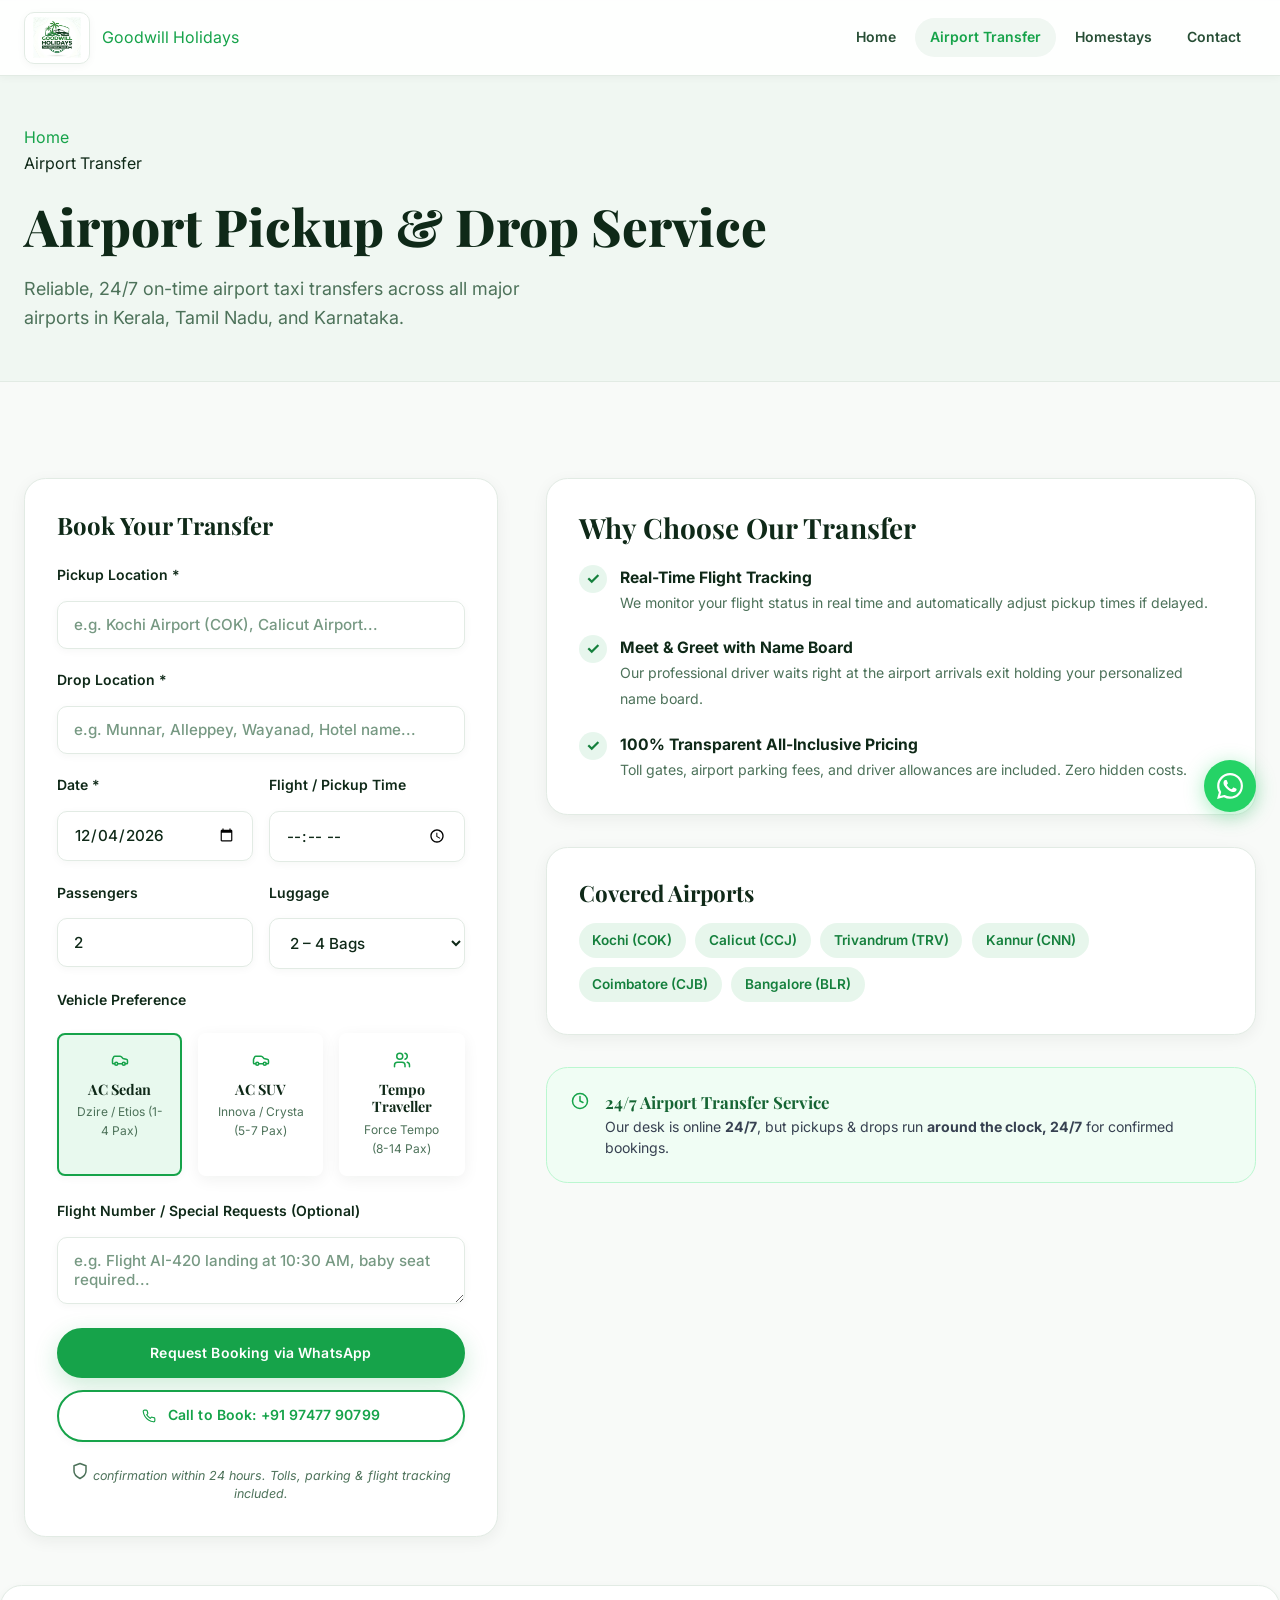
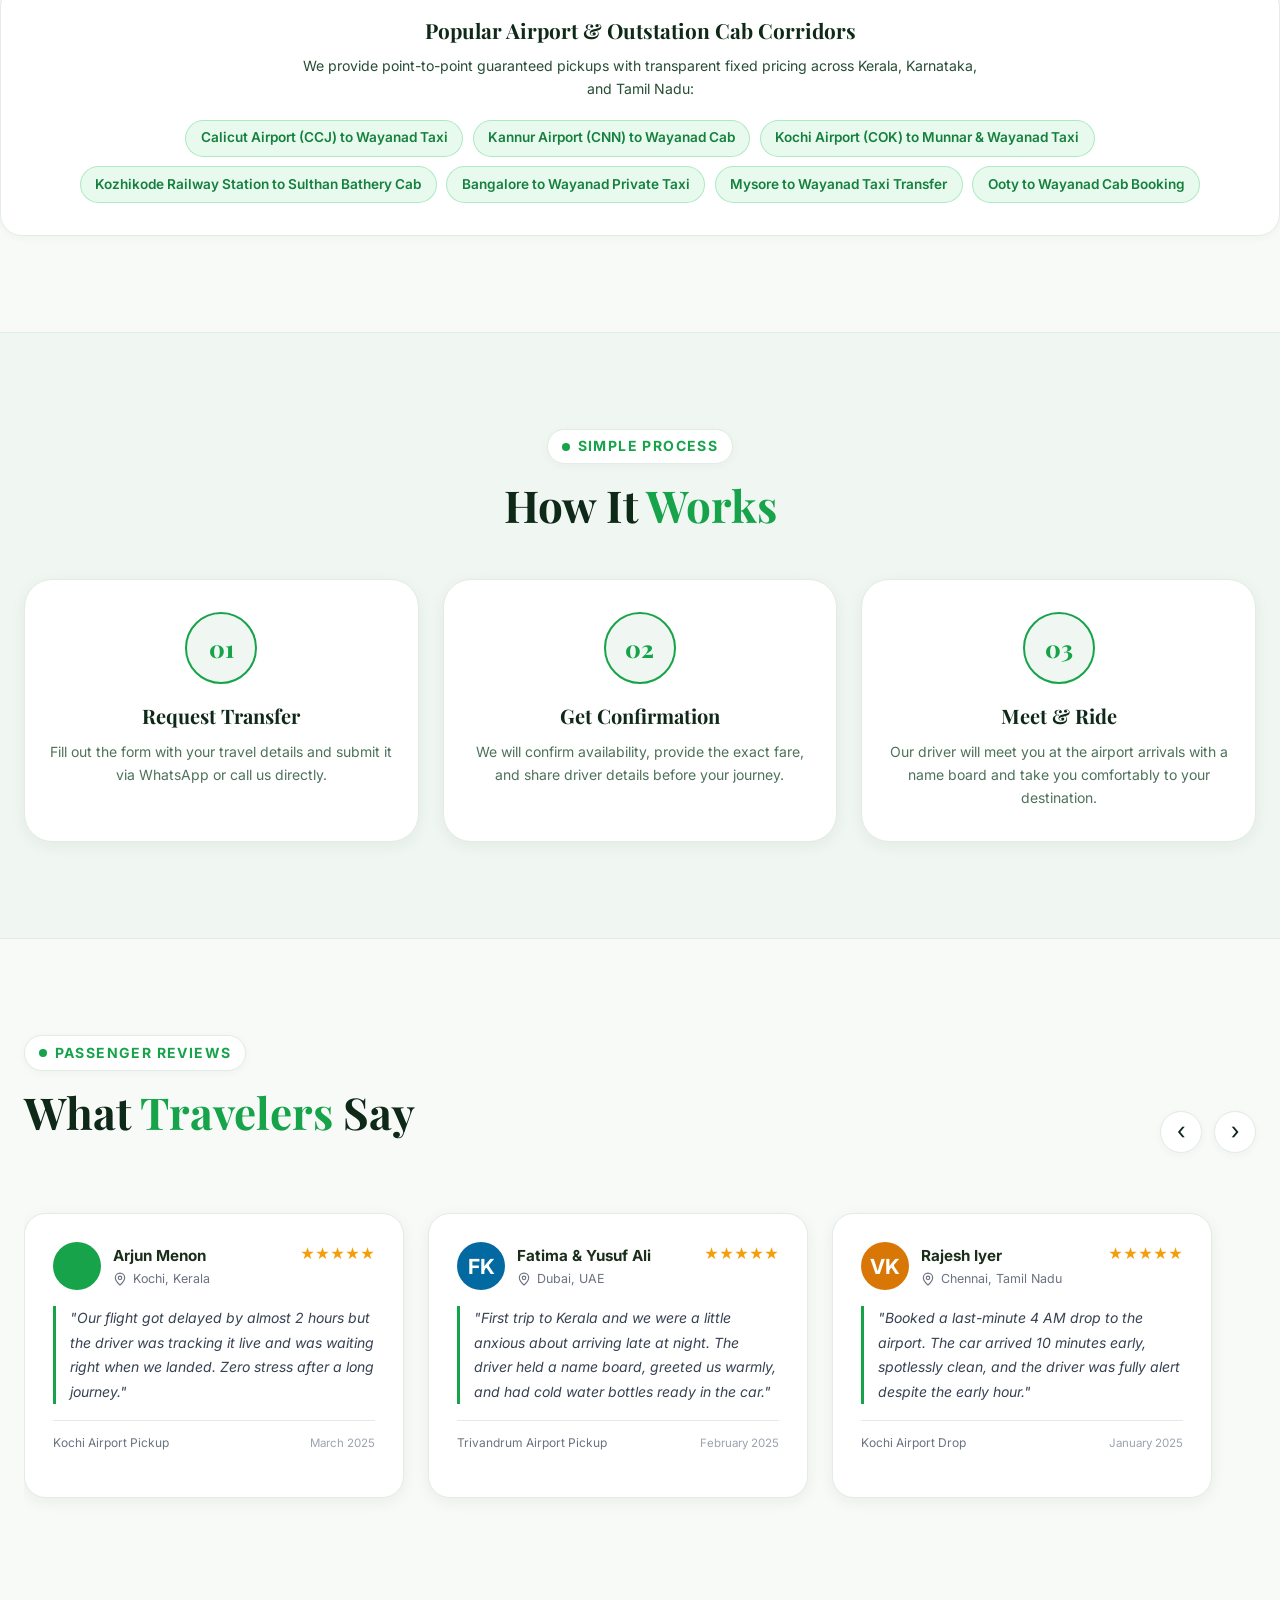
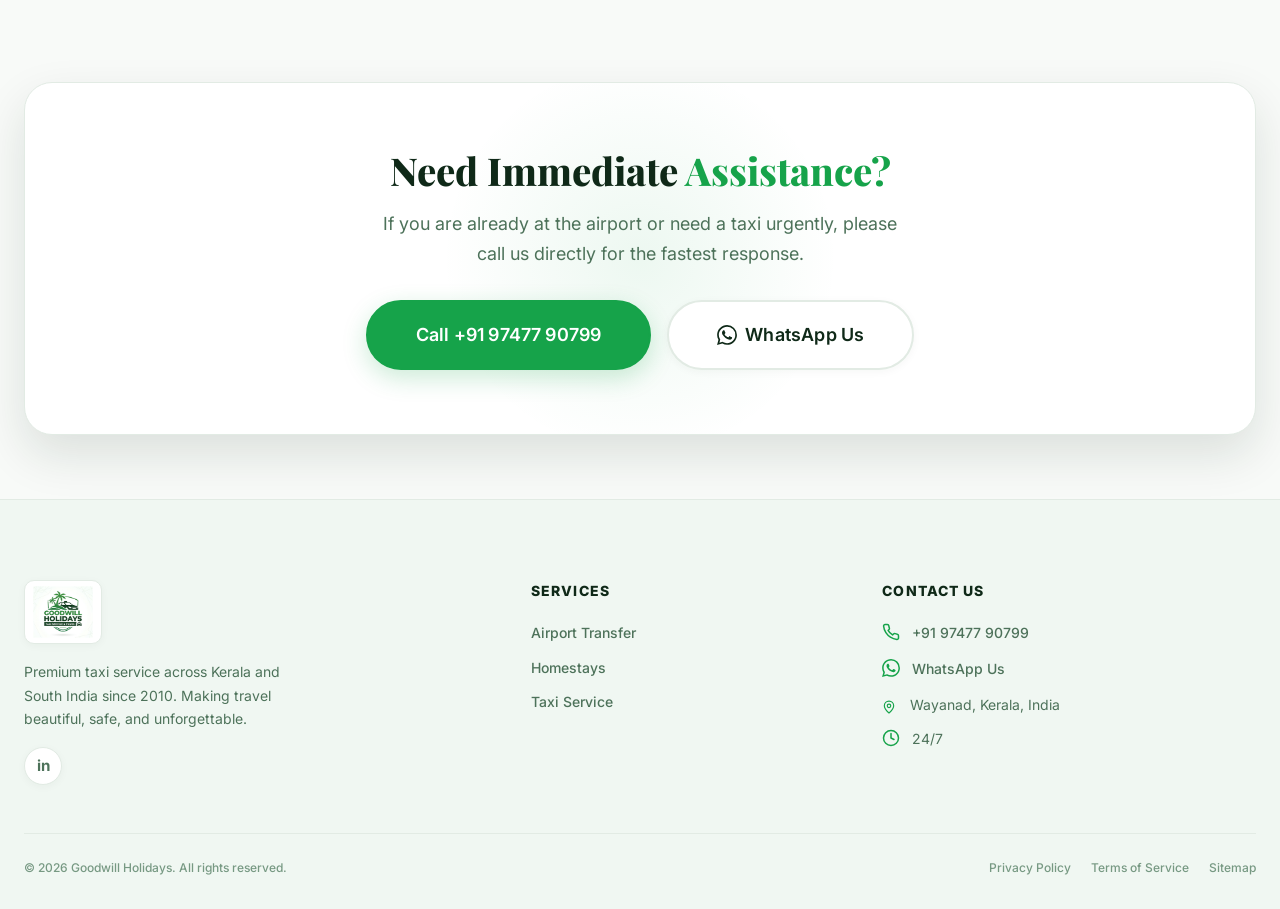
<file: airport-transfer.html>
<!DOCTYPE html>
<html lang="en">
<head>
    <meta charset="UTF-8" />
    <!-- Favicon -->
    <link rel="icon" type="image/png" href="assets/logo/favicon.png" />
    <link rel="apple-touch-icon" href="assets/logo/favicon.png" />
    <meta name="viewport" content="width=device-width, initial-scale=1.0" />
    <meta name="description" content="Book 24/7 airport taxi transfers in Kerala. On-time pickup &amp; drop at Kochi (COK), Calicut (CCJ) &amp; Trivandrum (TRV). Clean AC cabs with live flight tracking." />
    <meta name="keywords"
        content="airport taxi Kerala, Kochi airport transfer, Cochin airport taxi booking, Calicut airport to Wayanad cab, Calicut airport pickup, Trivandrum airport cab, Kannur airport transfer cab, Bangalore to Wayanad taxi, Mysore to Wayanad cab, Ooty to Wayanad taxi, 24/7 airport taxi Kerala, reliable airport transfer Wayanad, best airport cab service Kerala, Goodwill Holidays" />
    <meta name="author" content="Goodwill Holidays" />
    <meta name="robots" content="index, follow" />
    <link rel="canonical" href="https://www.goodwillholidays.in/airport-transfer.html" />

    <!-- Open Graph -->
    <meta property="og:title" content="Airport Taxi Kerala – Kochi &amp; Calicut Airport Cab | Goodwill" />
    <meta property="og:description" content="Book 24/7 airport taxi transfers in Kerala. On-time pickup &amp; drop at Kochi (COK), Calicut (CCJ) &amp; Trivandrum (TRV). Clean AC cabs with live flight tracking." />
    <meta property="og:type" content="website" />
    <meta property="og:url" content="https://www.goodwillholidays.in/airport-transfer.html" />
    <meta property="og:image" content="https://www.goodwillholidays.in/assets/images/airport.jpg" />
    <meta property="og:image:alt" content="Goodwill Holidays Kerala Airport Taxi Service and Vehicle Fleet" />
    <meta property="og:site_name" content="Goodwill Holidays" />
    <meta property="og:locale" content="en_IN" />

    <!-- Twitter Card -->
    <meta name="twitter:card" content="summary_large_image" />
    <meta name="twitter:title" content="Airport Taxi Kerala – Kochi &amp; Calicut Airport Cab | Goodwill" />
    <meta name="twitter:description" content="Book 24/7 airport taxi transfers in Kerala. Punctual airport pickup &amp; drop with Goodwill Holidays." />
    <meta name="twitter:image" content="https://www.goodwillholidays.in/assets/images/airport.jpg" />
    <meta name="twitter:image:alt" content="Goodwill Holidays Airport Taxi Service" />

    <title>Airport Taxi Kerala – Kochi &amp; Calicut Airport Cab | Goodwill</title>

    <!-- Preconnect -->
    <link rel="preconnect" href="https://fonts.googleapis.com" />
    <link rel="preconnect" href="https://fonts.gstatic.com" crossorigin />
    <link href="https://fonts.googleapis.com/css2?family=Playfair+Display:ital,wght@0,400;0,500;0,600;0,700;1,400;1,500&amp;family=Inter:wght@300;400;500;600;700&amp;display=swap" rel="stylesheet" />

    <!-- CSS -->
    <link rel="stylesheet" href="css/style.css" />
    <link rel="stylesheet" href="css/animations.css" />
    <link rel="stylesheet" href="css/responsive.css" />

    <!-- JSON-LD Structured Data -->
    <script type="application/ld+json">
    {
        "@context": "https://schema.org",
        "@graph": [
            {
                "@type": "TaxiService",
                "@id": "https://www.goodwillholidays.in/airport-transfer.html#service",
                "name": "Goodwill Holidays Kerala Airport Transfers",
                "serviceType": "Airport Taxi & Transfer Service",
                "description": "Reliable 24/7 airport taxi pickup and drop service across major airports in Kerala and South India including Kochi, Calicut, Trivandrum, and Kannur.",
                "url": "https://www.goodwillholidays.in/airport-transfer.html",
                "telephone": "+919747790799",
                "priceRange": "₹₹",
                "provider": {
                    "@type": ["LocalBusiness", "TravelAgency"],
                    "name": "Goodwill Holidays",
                    "url": "https://www.goodwillholidays.in/",
                    "telephone": "+919747790799",
                    "address": {
                        "@type": "PostalAddress",
                        "streetAddress": "Moolankavu",
                        "addressLocality": "Sulthan Bathery",
                        "addressRegion": "Wayanad, Kerala",
                        "postalCode": "673592",
                        "addressCountry": "IN"
                    }
                },
                "areaServed": [
                    { "@type": "City", "name": "Kochi", "sameAs": "https://en.wikipedia.org/wiki/Cochin_International_Airport" },
                    { "@type": "City", "name": "Calicut", "sameAs": "https://en.wikipedia.org/wiki/Calicut_International_Airport" },
                    { "@type": "City", "name": "Trivandrum", "sameAs": "https://en.wikipedia.org/wiki/Trivandrum_International_Airport" },
                    { "@type": "City", "name": "Kannur", "sameAs": "https://en.wikipedia.org/wiki/Kannur_International_Airport" },
                    { "@type": "City", "name": "Coimbatore" },
                    { "@type": "City", "name": "Bangalore" },
                    { "@type": "City", "name": "Chennai" }
                ],
                "hasOfferCatalog": {
                    "@type": "OfferCatalog",
                    "name": "Airport Taxi Fleet Options",
                    "itemListElement": [
                        {
                            "@type": "Offer",
                            "itemOffered": {
                                "@type": "Service",
                                "name": "Sedan Airport Taxi (1-4 Passengers, AC, 2-3 Bags)"
                            }
                        },
                        {
                            "@type": "Offer",
                            "itemOffered": {
                                "@type": "Service",
                                "name": "SUV Airport Taxi (1-6 Passengers, AC, 4-5 Bags)"
                            }
                        },
                        {
                            "@type": "Offer",
                            "itemOffered": {
                                "@type": "Service",
                                "name": "Tempo Traveller Airport Transfer (7-12 Passengers, AC, 8+ Bags)"
                            }
                        }
                    ]
                }
            },
            {
                "@type": "BreadcrumbList",
                "@id": "https://www.goodwillholidays.in/airport-transfer.html#breadcrumb",
                "itemListElement": [
                    {
                        "@type": "ListItem",
                        "position": 1,
                        "name": "Home",
                        "item": "https://www.goodwillholidays.in/"
                    },
                    {
                        "@type": "ListItem",
                        "position": 2,
                        "name": "Airport Transfer",
                        "item": "https://www.goodwillholidays.in/airport-transfer.html"
                    }
                ]
            }
        ]
    }
    </script>
    <style>
        .airport-page-layout { display: grid; grid-template-columns: 1fr 1.5fr; gap: 3rem; align-items: start; }
        @media (max-width: 991px) { .airport-page-layout { grid-template-columns: 1fr; } }
        .vehicle-selection { display: grid; grid-template-columns: repeat(3, 1fr); gap: 1rem; margin-top: 0.5rem; }
        .vehicle-card { border: 2px solid transparent; border-radius: 0.5rem; padding: 1rem; cursor: pointer; text-align: center; background: rgba(255,255,255,0.05); transition: all 0.3s; }
        .vehicle-card.selected { border-color: var(--clr-brand); background: rgba(34, 197, 94, 0.1); }
        .vehicle-card h4 { margin-bottom: 0.25rem; font-size: 0.9rem; }
        .vehicle-card p { font-size: 0.75rem; color: var(--clr-text-muted); margin: 0; }
        .vehicle-list-grid { display: grid; grid-template-columns: repeat(auto-fit, minmax(250px, 1fr)); gap: 1.5rem; }
        .vehicle-info-card { background: var(--clr-bg-card); border-radius: 1rem; padding: 1.5rem; border: 1px solid rgba(255,255,255,0.05); }
    </style>
</head>
<body data-page="airport-transfer">
    <!-- Skip Navigation -->
    <a href="#main-content" class="skip-nav">Skip to main content</a>

    <!-- ═══ NAVBAR ═════════════════════════════════════════════════════════ -->
    <header role="banner">
        <nav class="navbar" aria-label="Main navigation">
            <div class="navbar__inner">
                <a href="index.html" class="navbar__logo" aria-label="Goodwill Holidays – Home">
                    <img src="assets/logo/logo.png" alt="Goodwill Holidays Logo" class="navbar__logo-img" decoding="async" width="44" height="44" />
                    <div class="navbar__logo-text">
                        <span class="navbar__logo-name">Goodwill Holidays</span>
                    </div>
                </a>

                <div class="navbar__nav" role="navigation">
                    <a href="index.html" class="nav-link">Home</a>
                    <a href="airport-transfer.html" class="nav-link active">Airport Transfer</a>
                    <a href="homestays.html" class="nav-link">Homestays</a>
                    <a href="contact.html" class="nav-link">Contact</a>
                </div>


                <!-- Hamburger -->
                <button class="hamburger" aria-label="Open navigation menu" aria-expanded="false" aria-controls="mobile-menu">
                    <span class="hamburger__line"></span>
                    <span class="hamburger__line"></span>
                    <span class="hamburger__line"></span>
                </button>
            </div>
        </nav>
    </header>

    <!-- Mobile Menu Overlay -->
    <div class="mobile-menu-overlay" aria-hidden="true"></div>

    <!-- Mobile Menu -->
    <nav class="mobile-menu" id="mobile-menu" aria-label="Mobile navigation" aria-hidden="true">
        <div class="mobile-menu__header">
            <a href="index.html" class="navbar__logo">
                <img src="assets/logo/logo.png" alt="Goodwill Holidays" class="navbar__logo-img" decoding="async" width="36" height="36" />
                <div class="navbar__logo-text">
                    <span class="navbar__logo-name">Goodwill Holidays</span>
                    <span class="navbar__logo-tagline">Taxi Service</span>
                </div>
            </a>
            <button class="mobile-menu-close" aria-label="Close navigation menu">✕</button>
        </div>
        <div class="mobile-menu__nav">
            <a href="index.html" class="mobile-nav-link">Home</a>
            <a href="airport-transfer.html" class="mobile-nav-link active">Airport Transfer</a>
            <a href="homestays.html" class="mobile-nav-link">Homestays</a>
            <a href="contact.html" class="mobile-nav-link">Contact Us</a>
        </div>
        <div class="mobile-menu__footer">
            <a href="#" class="btn btn--whatsapp btn--full"
               data-whatsapp="Hello Goodwill Holidays! I'd like to plan a trip!">
                WhatsApp Us
            </a>
        </div>
    </nav>

    <main id="main-content">
        <!-- ═══ PAGE HEADER ═══════════════════════════════════════════════════ -->
        <section class="page-header section--dark">
            <div class="container">
                <nav aria-label="Breadcrumb" class="breadcrumb">
                    <ol>
                        <li><a href="index.html">Home</a></li>
                        <li><span aria-current="page">Airport Transfer</span></li>
                    </ol>
                </nav>
                <div class="page-header__content text-center">
                    <h1 class="page-header__title">Airport Pickup &amp; <span>Drop Service</span></h1>
                    <p class="page-header__subtitle">Reliable, 24/7 on-time airport taxi transfers across all major airports in Kerala, Tamil Nadu, and Karnataka.</p>
                </div>
            </div>
        </section>

        <!-- ═══ MAIN CONTENT ═════════════════════════════════════════════════ -->
        <section class="section">
            <div class="container">
                <div class="airport-page-layout">
                    <!-- LEFT COLUMN: Form -->
                    <div class="reveal-left">
                        <form id="airport-transfer-form" class="airport-transfer-form">
                            <h2 style="font-size: 1.5rem; margin-bottom: 1.5rem; font-family: 'Playfair Display', serif; color: var(--clr-text-primary);">Book Your Transfer</h2>
                            
                            <div class="form-group" style="margin-bottom: 1.25rem;">
                                <label for="transfer-pickup" class="form-label" style="font-weight:600; margin-bottom:0.4rem; display:block;">Pickup Location *</label>
                                <input type="text" id="transfer-pickup" class="form-input" required placeholder="e.g. Kochi Airport (COK), Calicut Airport..." style="padding: 0.85rem 1rem; border-radius: var(--radius-md); border: 1px solid var(--clr-border); background: #ffffff; color: var(--clr-text-primary); font-size: 0.95rem;" />
                            </div>
                            
                            <div class="form-group" style="margin-bottom: 1.25rem;">
                                <label for="transfer-dropoff" class="form-label" style="font-weight:600; margin-bottom:0.4rem; display:block;">Drop Location *</label>
                                <input type="text" id="transfer-dropoff" class="form-input" required placeholder="e.g. Munnar, Alleppey, Wayanad, Hotel name..." style="padding: 0.85rem 1rem; border-radius: var(--radius-md); border: 1px solid var(--clr-border); background: #ffffff; color: var(--clr-text-primary); font-size: 0.95rem;" />
                            </div>

                            <div class="form-grid-2">
                                <div class="form-group">
                                    <label for="transfer-date" class="form-label" style="font-weight:600; margin-bottom:0.4rem; display:block;">Date *</label>
                                    <input type="date" id="transfer-date" class="form-input" required style="padding: 0.85rem 1rem; border-radius: var(--radius-md); border: 1px solid var(--clr-border); background: #ffffff; color: var(--clr-text-primary); font-size: 0.95rem;" />
                                </div>
                                <div class="form-group">
                                    <label for="transfer-time" class="form-label" style="font-weight:600; margin-bottom:0.4rem; display:block;">Flight / Pickup Time</label>
                                    <input type="time" id="transfer-time" class="form-input" style="padding: 0.85rem 1rem; border-radius: var(--radius-md); border: 1px solid var(--clr-border); background: #ffffff; color: var(--clr-text-primary); font-size: 0.95rem;" />
                                </div>
                            </div>

                            <div class="form-grid-2">
                                <div class="form-group">
                                    <label for="transfer-passengers" class="form-label" style="font-weight:600; margin-bottom:0.4rem; display:block;">Passengers</label>
                                    <input type="number" id="transfer-passengers" class="form-input" min="1" max="15" value="2" style="padding: 0.85rem 1rem; border-radius: var(--radius-md); border: 1px solid var(--clr-border); background: #ffffff; color: var(--clr-text-primary); font-size: 0.95rem;" />
                                </div>
                                <div class="form-group">
                                    <label for="transfer-luggage" class="form-label" style="font-weight:600; margin-bottom:0.4rem; display:block;">Luggage</label>
                                    <select id="transfer-luggage" class="form-input" style="padding: 0.85rem 1rem; border-radius: var(--radius-md); border: 1px solid var(--clr-border); background: #ffffff; color: var(--clr-text-primary); font-size: 0.95rem;">
                                        <option value="0-1">0 – 1 Bags</option>
                                        <option value="2-4" selected>2 – 4 Bags</option>
                                        <option value="5+">5+ Bags</option>
                                    </select>
                                </div>
                            </div>

                            <div class="form-group" style="margin-bottom: 1.5rem;">
                                <label class="form-label" style="font-weight:600; margin-bottom:0.4rem; display:block;">Vehicle Preference</label>
                                <div class="vehicle-selection">
                                    <div class="vehicle-card selected" data-vehicle="sedan">
                                        <div style="margin-bottom: 0.25rem; color:var(--clr-brand);"><svg width="18" height="18" viewBox="0 0 24 24" fill="none" stroke="currentColor" stroke-width="2" stroke-linecap="round" stroke-linejoin="round" aria-hidden="true"><path d="M19 17h2c.6 0 1-.4 1-1v-3c0-.9-.7-1.7-1.5-1.9C18.7 10.6 16 10 16 10s-1.3-1.4-2.2-2.3c-.5-.4-1.1-.7-1.8-.7H5c-.6 0-1.1.4-1.4.9l-1.4 2.9A3.7 3.7 0 0 0 2 12v4c0 .6.4 1 1 1h2"></path><circle cx="7" cy="17" r="2"></circle><path d="M9 17h6"></path><circle cx="17" cy="17" r="2"></circle></svg></div>
                                        <h4>AC Sedan</h4>
                                        <p>Dzire / Etios (1-4 Pax)</p>
                                    </div>
                                    <div class="vehicle-card" data-vehicle="suv">
                                        <div style="margin-bottom: 0.25rem; color:var(--clr-brand);"><svg width="18" height="18" viewBox="0 0 24 24" fill="none" stroke="currentColor" stroke-width="2" stroke-linecap="round" stroke-linejoin="round" aria-hidden="true"><path d="M19 17h2c.6 0 1-.4 1-1v-3c0-.9-.7-1.7-1.5-1.9C18.7 10.6 16 10 16 10s-1.3-1.4-2.2-2.3c-.5-.4-1.1-.7-1.8-.7H5c-.6 0-1.1.4-1.4.9l-1.4 2.9A3.7 3.7 0 0 0 2 12v4c0 .6.4 1 1 1h2"></path><circle cx="7" cy="17" r="2"></circle><path d="M9 17h6"></path><circle cx="17" cy="17" r="2"></circle></svg></div>
                                        <h4>AC SUV</h4>
                                        <p>Innova / Crysta (5-7 Pax)</p>
                                    </div>
                                    <div class="vehicle-card" data-vehicle="tempo">
                                        <div style="margin-bottom: 0.25rem; color:var(--clr-brand);"><svg width="18" height="18" viewBox="0 0 24 24" fill="none" stroke="currentColor" stroke-width="2" stroke-linecap="round" stroke-linejoin="round" aria-hidden="true"><path d="M16 21v-2a4 4 0 0 0-4-4H6a4 4 0 0 0-4 4v2"></path><circle cx="9" cy="7" r="4"></circle><path d="M22 21v-2a4 4 0 0 0-3-3.87"></path><path d="M16 3.13a4 4 0 0 1 0 7.75"></path></svg></div>
                                        <h4>Tempo Traveller</h4>
                                        <p>Force Tempo (8-14 Pax)</p>
                                    </div>
                                </div>
                            </div>

                            <div class="form-group" style="margin-bottom: 1.5rem;">
                                <label for="transfer-notes" class="form-label" style="font-weight:600; margin-bottom:0.4rem; display:block;">Flight Number / Special Requests (Optional)</label>
                                <textarea id="transfer-notes" class="form-input" rows="2" placeholder="e.g. Flight AI-420 landing at 10:30 AM, baby seat required..." style="padding: 0.85rem 1rem; border-radius: var(--radius-md); border: 1px solid var(--clr-border); background: #ffffff; color: var(--clr-text-primary); font-size: 0.95rem;"></textarea>
                            </div>

                            <div style="display: flex; flex-direction: column; gap: 0.75rem;">
                                <button type="submit" class="btn btn--primary btn--full" style="justify-content: center; padding: 0.9rem;">
                                    Request Booking via WhatsApp
                                </button>
                                <a href="tel:+919747790799" class="btn btn--outline btn--full" style="justify-content: center; padding: 0.8rem;">
                                    <svg width="14" height="14" viewBox="0 0 24 24" fill="none" stroke="currentColor" stroke-width="2" stroke-linecap="round" stroke-linejoin="round" aria-hidden="true" style="display:inline-block;vertical-align:middle;margin-right:4px;"><path d="M22 16.92v3a2 2 0 0 1-2.18 2 19.79 19.79 0 0 1-8.63-3.07 19.5 19.5 0 0 1-6-6 19.79 19.79 0 0 1-3.07-8.67A2 2 0 0 1 4.11 2h3a2 2 0 0 1 2 1.72 12.84 12.84 0 0 0 .7 2.81 2 2 0 0 1-.45 2.11L8.09 9.91a16 16 0 0 0 6 6l1.27-1.27a2 2 0 0 1 2.11-.45 12.84 12.84 0 0 0 2.81.7A2 2 0 0 1 22 16.92z"></path></svg> Call to Book: +91 97477 90799
                                </a>
                            </div>

                            <p style="font-size: 0.78rem; color: var(--clr-text-muted); margin-top: 1.25rem; text-align: center; line-height: 1.5;">
                                <svg width="18" height="18" viewBox="0 0 24 24" fill="none" stroke="currentColor" stroke-width="2" stroke-linecap="round" stroke-linejoin="round" aria-hidden="true"><path d="M12 22s8-4 8-10V5l-8-3-8 3v7c0 6 8 10 8 10z"></path></svg> <em> confirmation within 24 hours. Tolls, parking &amp; flight tracking included.</em>
                            </p>
                        </form>
                    </div>

                    <!-- RIGHT COLUMN: Info -->
                    <div class="reveal-right">
                        <div class="airport-info-card" style="background:#ffffff; border:1px solid var(--clr-border); border-radius:var(--radius-xl); box-shadow:var(--shadow-md); margin-bottom: 2rem;">
                            <h2 style="font-family: 'Playfair Display', serif; font-size: 1.75rem; margin-bottom: 1.25rem; color: var(--clr-text-primary);">Why Choose Our Transfer</h2>
                            <ul style="display: flex; flex-direction: column; gap: 1.25rem; list-style:none; padding:0; margin:0;">
                                <li style="display: flex; align-items: start; gap: 0.85rem;">
                                    <span style="background:var(--clr-brand-glow); color:var(--clr-brand-dark); width:28px; height:28px; border-radius:50%; display:flex; align-items:center; justify-content:center; font-weight:700; flex-shrink:0;">✓</span>
                                    <div>
                                        <strong style="display: block; color: var(--clr-text-primary); font-size: 0.98rem;">Real-Time Flight Tracking</strong>
                                        <span style="color: var(--clr-text-muted); font-size: 0.88rem;">We monitor your flight status in real time and automatically adjust pickup times if delayed.</span>
                                    </div>
                                </li>
                                <li style="display: flex; align-items: start; gap: 0.85rem;">
                                    <span style="background:var(--clr-brand-glow); color:var(--clr-brand-dark); width:28px; height:28px; border-radius:50%; display:flex; align-items:center; justify-content:center; font-weight:700; flex-shrink:0;">✓</span>
                                    <div>
                                        <strong style="display: block; color: var(--clr-text-primary); font-size: 0.98rem;">Meet &amp; Greet with Name Board</strong>
                                        <span style="color: var(--clr-text-muted); font-size: 0.88rem;">Our professional driver waits right at the airport arrivals exit holding your personalized name board.</span>
                                    </div>
                                </li>
                                <li style="display: flex; align-items: start; gap: 0.85rem;">
                                    <span style="background:var(--clr-brand-glow); color:var(--clr-brand-dark); width:28px; height:28px; border-radius:50%; display:flex; align-items:center; justify-content:center; font-weight:700; flex-shrink:0;">✓</span>
                                    <div>
                                        <strong style="display: block; color: var(--clr-text-primary); font-size: 0.98rem;">100% Transparent All-Inclusive Pricing</strong>
                                        <span style="color: var(--clr-text-muted); font-size: 0.88rem;">Toll gates, airport parking fees, and driver allowances are included. Zero hidden costs.</span>
                                    </div>
                                </li>
                            </ul>
                        </div>

                        <div class="airport-info-card" style="background:#ffffff; border:1px solid var(--clr-border); border-radius:var(--radius-xl); box-shadow:var(--shadow-md); margin-bottom: 2rem;">
                            <h3 style="font-family: 'Playfair Display', serif; font-size: 1.4rem; margin-bottom: 1rem; color: var(--clr-text-primary);">Covered Airports</h3>
                            <div style="display: flex; flex-wrap: wrap; gap: 0.6rem;">
                                <span style="background: var(--clr-brand-glow); color: var(--clr-brand-dark); padding: 0.4rem 0.85rem; border-radius: 999px; font-size: 0.85rem; font-weight: 600;">Kochi (COK)</span>
                                <span style="background: var(--clr-brand-glow); color: var(--clr-brand-dark); padding: 0.4rem 0.85rem; border-radius: 999px; font-size: 0.85rem; font-weight: 600;">Calicut (CCJ)</span>
                                <span style="background: var(--clr-brand-glow); color: var(--clr-brand-dark); padding: 0.4rem 0.85rem; border-radius: 999px; font-size: 0.85rem; font-weight: 600;">Trivandrum (TRV)</span>
                                <span style="background: var(--clr-brand-glow); color: var(--clr-brand-dark); padding: 0.4rem 0.85rem; border-radius: 999px; font-size: 0.85rem; font-weight: 600;">Kannur (CNN)</span>
                                <span style="background: var(--clr-brand-glow); color: var(--clr-brand-dark); padding: 0.4rem 0.85rem; border-radius: 999px; font-size: 0.85rem; font-weight: 600;">Coimbatore (CJB)</span>
                                <span style="background: var(--clr-brand-glow); color: var(--clr-brand-dark); padding: 0.4rem 0.85rem; border-radius: 999px; font-size: 0.85rem; font-weight: 600;">Bangalore (BLR)</span>
                            </div>
                        </div>

                        <div style="background: #f0fdf4; border: 1px solid #bbf7d0; padding: 1.5rem; border-radius: var(--radius-xl); display:flex; align-items:flex-start; gap:1rem;">
                            <div style="color:var(--clr-brand);"><svg width="18" height="18" viewBox="0 0 24 24" fill="none" stroke="currentColor" stroke-width="2" stroke-linecap="round" stroke-linejoin="round" aria-hidden="true"><circle cx="12" cy="12" r="10"></circle><polyline points="12 6 12 12 16 14"></polyline></svg></div>
                            <div>
                                <h4 style="font-size: 1.05rem; font-weight: 700; color: #166534; margin-bottom: 0.25rem;">24/7 Airport Transfer Service</h4>
                                <p style="color: #374151; font-size: 0.88rem; line-height: 1.5; margin: 0;">Our desk is online <strong>24/7</strong>, but pickups &amp; drops run <strong>around the clock, 24/7</strong> for confirmed bookings.</p>
                            </div>
                        </div>
                    </div>
                </div>
            </div>
        
                <!-- Popular Airport & Outstation Transfer Corridors -->
                <div style="background: #ffffff; border: 1px solid var(--clr-border); border-radius: var(--radius-xl); padding: 2rem; margin-top: 3rem; box-shadow: var(--shadow-sm); text-align: center;">
                    <h3 style="font-family: 'Playfair Display', serif; font-size: 1.3rem; color: var(--clr-text-primary); margin-bottom: 0.75rem;">Popular Airport &amp; Outstation Cab Corridors</h3>
                    <p style="font-size: 0.88rem; color: var(--clr-text-secondary); max-width: 700px; margin: 0 auto 1.25rem;">We provide point-to-point guaranteed pickups with transparent fixed pricing across Kerala, Karnataka, and Tamil Nadu:</p>
                    <div style="display: flex; flex-wrap: wrap; justify-content: center; gap: 0.6rem;">
                        <span style="background: rgba(34,197,94,0.1); color: #15803d; border: 1px solid rgba(34,197,94,0.3); padding: 0.4rem 0.9rem; border-radius: 999px; font-size: 0.85rem; font-weight: 600;">Calicut Airport (CCJ) to Wayanad Taxi</span>
                        <span style="background: rgba(34,197,94,0.1); color: #15803d; border: 1px solid rgba(34,197,94,0.3); padding: 0.4rem 0.9rem; border-radius: 999px; font-size: 0.85rem; font-weight: 600;">Kannur Airport (CNN) to Wayanad Cab</span>
                        <span style="background: rgba(34,197,94,0.1); color: #15803d; border: 1px solid rgba(34,197,94,0.3); padding: 0.4rem 0.9rem; border-radius: 999px; font-size: 0.85rem; font-weight: 600;">Kochi Airport (COK) to Munnar &amp; Wayanad Taxi</span>
                        <span style="background: rgba(34,197,94,0.1); color: #15803d; border: 1px solid rgba(34,197,94,0.3); padding: 0.4rem 0.9rem; border-radius: 999px; font-size: 0.85rem; font-weight: 600;">Kozhikode Railway Station to Sulthan Bathery Cab</span>
                        <span style="background: rgba(34,197,94,0.1); color: #15803d; border: 1px solid rgba(34,197,94,0.3); padding: 0.4rem 0.9rem; border-radius: 999px; font-size: 0.85rem; font-weight: 600;">Bangalore to Wayanad Private Taxi</span>
                        <span style="background: rgba(34,197,94,0.1); color: #15803d; border: 1px solid rgba(34,197,94,0.3); padding: 0.4rem 0.9rem; border-radius: 999px; font-size: 0.85rem; font-weight: 600;">Mysore to Wayanad Taxi Transfer</span>
                        <span style="background: rgba(34,197,94,0.1); color: #15803d; border: 1px solid rgba(34,197,94,0.3); padding: 0.4rem 0.9rem; border-radius: 999px; font-size: 0.85rem; font-weight: 600;">Ooty to Wayanad Cab Booking</span>
                    </div>
                </div>
            </div>
        </section>

        <!-- ═══ HOW IT WORKS ════════════════════════════════════════════════ -->
        <section class="section section--dark" aria-labelledby="how-heading">
            <div class="container">
                <div class="section-header section-header--center">
                    <span class="section-label">Simple Process</span>
                    <h2 class="section-title" id="how-heading">How It <span>Works</span></h2>
                </div>

                <div class="how-grid">
                    <div class="how-step reveal" data-delay="0">
                        <div class="how-step__number" aria-hidden="true">01</div>
                        <h3 class="how-step__title">Request Transfer</h3>
                        <p class="how-step__desc">Fill out the form with your travel details and submit it via WhatsApp or call us directly.</p>
                    </div>
                    <div class="how-step reveal" data-delay="150">
                        <div class="how-step__number" aria-hidden="true">02</div>
                        <h3 class="how-step__title">Get Confirmation</h3>
                        <p class="how-step__desc">We will confirm availability, provide the exact fare, and share driver details before your journey.</p>
                    </div>
                    <div class="how-step reveal" data-delay="300">
                        <div class="how-step__number" aria-hidden="true">03</div>
                        <h3 class="how-step__title">Meet & Ride</h3>
                        <p class="how-step__desc">Our driver will meet you at the airport arrivals with a name board and take you comfortably to your destination.</p>
                    </div>
                </div>
            </div>
        </section>
        
        <!-- ═══ TESTIMONIALS (AIRPORT) ══════════════════════════════════════ -->
        <section class="section">
            <div class="container">
                <div class="section-header"
                    style="display:flex;align-items:flex-end;justify-content:space-between;flex-wrap:wrap;gap:1.5rem;">
                    <div>
                        <span class="section-label">Passenger Reviews</span>
                        <h2 class="section-title">What <span>Travelers</span> Say</h2>
                    </div>
                    <div style="display:flex;align-items:center;gap:0.75rem;">
                        <button class="carousel-btn" id="airport-reviews-scroll-left" aria-label="Previous review"
                            title="Previous review">‹</button>
                        <button class="carousel-btn" id="airport-reviews-scroll-right" aria-label="Next review"
                            title="Next review">›</button>
                    </div>
                </div>

                <div class="stories-carousel-wrap">
                    <div class="stories-carousel-track" id="airport-testimonial-container" aria-live="polite">
                        <!-- Review 1 -->
                        <article class="story-card reveal"
                            style="background:#fff;border:1px solid var(--clr-border);border-radius:var(--radius-xl);padding:1.75rem;box-shadow:var(--shadow-md);display:flex;flex-direction:column;gap:1rem;">
                            <div style="display:flex;justify-content:space-between;align-items:flex-start;gap:0.5rem;">
                                <div style="display:flex;align-items:center;gap:0.75rem;">
                                    <div style="width:48px;height:48px;border-radius:50%;background:#16a34a;display:flex;align-items:center;justify-content:center;font-size:1.3rem;color:#fff;font-weight:700;flex-shrink:0;"></div>
                                    <div>
                                        <div style="font-weight:700;font-size:0.95rem;color:#1a2e1a;">Arjun Menon</div>
                                        <div style="font-size:0.78rem;color:#6b7280;"><svg width="14" height="14" viewBox="0 0 24 24" fill="none" stroke="currentColor" stroke-width="2" stroke-linecap="round" stroke-linejoin="round" aria-hidden="true" style="display:inline-block;vertical-align:middle;margin-right:2px;"><path d="M20 10c0 4.993-5.539 10.193-7.399 11.799a1 1 0 0 1-1.202 0C9.539 20.193 4 14.993 4 10a8 8 0 0 1 16 0"></path><circle cx="12" cy="10" r="3"></circle></svg> Kochi, Kerala</div>
                                    </div>
                                </div>
                                <div style="color:#f59e0b;font-size:0.9rem;">★★★★★</div>
                            </div>
                            <blockquote
                                style="margin:0;font-size:0.875rem;line-height:1.75;color:#374151;font-style:italic;border-left:3px solid #16a34a;padding-left:0.85rem;">
                                "Our flight got delayed by almost 2 hours but the driver was tracking it live and was waiting right when we landed. Zero stress after a long journey."
                            </blockquote>
                            <div style="display:flex;justify-content:space-between;align-items:center;padding-top:0.75rem;border-top:1px solid #e5e7eb;flex-wrap:wrap;gap:0.25rem;">
                                <span style="font-size:0.75rem;color:#6b7280;">Kochi Airport Pickup</span>
                                <span style="font-size:0.72rem;color:#9ca3af;">March 2025</span>
                            </div>
                        </article>

                        <!-- Review 2 -->
                        <article class="story-card reveal"
                            style="background:#fff;border:1px solid var(--clr-border);border-radius:var(--radius-xl);padding:1.75rem;box-shadow:var(--shadow-md);display:flex;flex-direction:column;gap:1rem;">
                            <div style="display:flex;justify-content:space-between;align-items:flex-start;gap:0.5rem;">
                                <div style="display:flex;align-items:center;gap:0.75rem;">
                                    <div style="width:48px;height:48px;border-radius:50%;background:#0369a1;display:flex;align-items:center;justify-content:center;font-size:1.3rem;color:#fff;font-weight:700;flex-shrink:0;">FK</div>
                                    <div>
                                        <div style="font-weight:700;font-size:0.95rem;color:#1a2e1a;">Fatima &amp; Yusuf Ali</div>
                                        <div style="font-size:0.78rem;color:#6b7280;"><svg width="14" height="14" viewBox="0 0 24 24" fill="none" stroke="currentColor" stroke-width="2" stroke-linecap="round" stroke-linejoin="round" aria-hidden="true" style="display:inline-block;vertical-align:middle;margin-right:2px;"><path d="M20 10c0 4.993-5.539 10.193-7.399 11.799a1 1 0 0 1-1.202 0C9.539 20.193 4 14.993 4 10a8 8 0 0 1 16 0"></path><circle cx="12" cy="10" r="3"></circle></svg> Dubai, UAE</div>
                                    </div>
                                </div>
                                <div style="color:#f59e0b;font-size:0.9rem;">★★★★★</div>
                            </div>
                            <blockquote
                                style="margin:0;font-size:0.875rem;line-height:1.75;color:#374151;font-style:italic;border-left:3px solid #16a34a;padding-left:0.85rem;">
                                "First trip to Kerala and we were a little anxious about arriving late at night. The driver held a name board, greeted us warmly, and had cold water bottles ready in the car."
                            </blockquote>
                            <div style="display:flex;justify-content:space-between;align-items:center;padding-top:0.75rem;border-top:1px solid #e5e7eb;flex-wrap:wrap;gap:0.25rem;">
                                <span style="font-size:0.75rem;color:#6b7280;">Trivandrum Airport Pickup</span>
                                <span style="font-size:0.72rem;color:#9ca3af;">February 2025</span>
                            </div>
                        </article>

                        <!-- Review 3 -->
                        <article class="story-card reveal"
                            style="background:#fff;border:1px solid var(--clr-border);border-radius:var(--radius-xl);padding:1.75rem;box-shadow:var(--shadow-md);display:flex;flex-direction:column;gap:1rem;">
                            <div style="display:flex;justify-content:space-between;align-items:flex-start;gap:0.5rem;">
                                <div style="display:flex;align-items:center;gap:0.75rem;">
                                    <div style="width:48px;height:48px;border-radius:50%;background:#d97706;display:flex;align-items:center;justify-content:center;font-size:1.3rem;color:#fff;font-weight:700;flex-shrink:0;">VK</div>
                                    <div>
                                        <div style="font-weight:700;font-size:0.95rem;color:#1a2e1a;">Rajesh Iyer</div>
                                        <div style="font-size:0.78rem;color:#6b7280;"><svg width="14" height="14" viewBox="0 0 24 24" fill="none" stroke="currentColor" stroke-width="2" stroke-linecap="round" stroke-linejoin="round" aria-hidden="true" style="display:inline-block;vertical-align:middle;margin-right:2px;"><path d="M20 10c0 4.993-5.539 10.193-7.399 11.799a1 1 0 0 1-1.202 0C9.539 20.193 4 14.993 4 10a8 8 0 0 1 16 0"></path><circle cx="12" cy="10" r="3"></circle></svg> Chennai, Tamil Nadu</div>
                                    </div>
                                </div>
                                <div style="color:#f59e0b;font-size:0.9rem;">★★★★★</div>
                            </div>
                            <blockquote
                                style="margin:0;font-size:0.875rem;line-height:1.75;color:#374151;font-style:italic;border-left:3px solid #16a34a;padding-left:0.85rem;">
                                "Booked a last-minute 4 AM drop to the airport. The car arrived 10 minutes early, spotlessly clean, and the driver was fully alert despite the early hour."
                            </blockquote>
                            <div style="display:flex;justify-content:space-between;align-items:center;padding-top:0.75rem;border-top:1px solid #e5e7eb;flex-wrap:wrap;gap:0.25rem;">
                                <span style="font-size:0.75rem;color:#6b7280;">Kochi Airport Drop</span>
                                <span style="font-size:0.72rem;color:#9ca3af;">January 2025</span>
                            </div>
                        </article>

                        <!-- Review 4 -->
                        <article class="story-card reveal"
                            style="background:#fff;border:1px solid var(--clr-border);border-radius:var(--radius-xl);padding:1.75rem;box-shadow:var(--shadow-md);display:flex;flex-direction:column;gap:1rem;">
                            <div style="display:flex;justify-content:space-between;align-items:flex-start;gap:0.5rem;">
                                <div style="display:flex;align-items:center;gap:0.75rem;">
                                    <div style="width:48px;height:48px;border-radius:50%;background:#7c3aed;display:flex;align-items:center;justify-content:center;font-size:1.3rem;color:#fff;font-weight:700;flex-shrink:0;">SB</div>
                                    <div>
                                        <div style="font-weight:700;font-size:0.95rem;color:#1a2e1a;">The Kapoor Family</div>
                                        <div style="font-size:0.78rem;color:#6b7280;"><svg width="14" height="14" viewBox="0 0 24 24" fill="none" stroke="currentColor" stroke-width="2" stroke-linecap="round" stroke-linejoin="round" aria-hidden="true" style="display:inline-block;vertical-align:middle;margin-right:2px;"><path d="M20 10c0 4.993-5.539 10.193-7.399 11.799a1 1 0 0 1-1.202 0C9.539 20.193 4 14.993 4 10a8 8 0 0 1 16 0"></path><circle cx="12" cy="10" r="3"></circle></svg> Delhi, India</div>
                                    </div>
                                </div>
                                <div style="color:#f59e0b;font-size:0.9rem;">★★★★★</div>
                            </div>
                            <blockquote
                                style="margin:0;font-size:0.875rem;line-height:1.75;color:#374151;font-style:italic;border-left:3px solid #16a34a;padding-left:0.85rem;">
                                "Traveling with two kids and a mountain of luggage is never fun, but the Tempo Traveller was roomy and the driver helped load and unload everything without being asked."
                            </blockquote>
                            <div style="display:flex;justify-content:space-between;align-items:center;padding-top:0.75rem;border-top:1px solid #e5e7eb;flex-wrap:wrap;gap:0.25rem;">
                                <span style="font-size:0.75rem;color:#6b7280;">Calicut Airport Pickup</span>
                                <span style="font-size:0.72rem;color:#9ca3af;">December 2024</span>
                            </div>
                        </article>

                        <!-- Review 5 -->
                        <article class="story-card reveal"
                            style="background:#fff;border:1px solid var(--clr-border);border-radius:var(--radius-xl);padding:1.75rem;box-shadow:var(--shadow-md);display:flex;flex-direction:column;gap:1rem;">
                            <div style="display:flex;justify-content:space-between;align-items:flex-start;gap:0.5rem;">
                                <div style="display:flex;align-items:center;gap:0.75rem;">
                                    <div style="width:48px;height:48px;border-radius:50%;background:#db2777;display:flex;align-items:center;justify-content:center;font-size:1.3rem;color:#fff;font-weight:700;flex-shrink:0;">LT</div>
                                    <div>
                                        <div style="font-weight:700;font-size:0.95rem;color:#1a2e1a;">Sarah Thompson</div>
                                        <div style="font-size:0.78rem;color:#6b7280;"><svg width="14" height="14" viewBox="0 0 24 24" fill="none" stroke="currentColor" stroke-width="2" stroke-linecap="round" stroke-linejoin="round" aria-hidden="true" style="display:inline-block;vertical-align:middle;margin-right:2px;"><path d="M20 10c0 4.993-5.539 10.193-7.399 11.799a1 1 0 0 1-1.202 0C9.539 20.193 4 14.993 4 10a8 8 0 0 1 16 0"></path><circle cx="12" cy="10" r="3"></circle></svg> Manchester, United Kingdom</div>
                                    </div>
                                </div>
                                <div style="color:#f59e0b;font-size:0.9rem;">★★★★★</div>
                            </div>
                            <blockquote
                                style="margin:0;font-size:0.875rem;line-height:1.75;color:#374151;font-style:italic;border-left:3px solid #16a34a;padding-left:0.85rem;">
                                "First time in India and I was a little nervous about arriving alone. The pickup was so smooth and professional that it set a wonderful tone for the whole trip."
                            </blockquote>
                            <div style="display:flex;justify-content:space-between;align-items:center;padding-top:0.75rem;border-top:1px solid #e5e7eb;flex-wrap:wrap;gap:0.25rem;">
                                <span style="font-size:0.75rem;color:#6b7280;">Trivandrum Airport Pickup</span>
                                <span style="font-size:0.72rem;color:#9ca3af;">November 2024</span>
                            </div>
                        </article>

                        <!-- Review 6 -->
                        <article class="story-card reveal"
                            style="background:#fff;border:1px solid var(--clr-border);border-radius:var(--radius-xl);padding:1.75rem;box-shadow:var(--shadow-md);display:flex;flex-direction:column;gap:1rem;">
                            <div style="display:flex;justify-content:space-between;align-items:flex-start;gap:0.5rem;">
                                <div style="display:flex;align-items:center;gap:0.75rem;">
                                    <div style="width:48px;height:48px;border-radius:50%;background:#0891b2;display:flex;align-items:center;justify-content:center;font-size:1.3rem;color:#fff;font-weight:700;flex-shrink:0;">NM</div>
                                    <div>
                                        <div style="font-weight:700;font-size:0.95rem;color:#1a2e1a;">Vivek Nair</div>
                                        <div style="font-size:0.78rem;color:#6b7280;"><svg width="14" height="14" viewBox="0 0 24 24" fill="none" stroke="currentColor" stroke-width="2" stroke-linecap="round" stroke-linejoin="round" aria-hidden="true" style="display:inline-block;vertical-align:middle;margin-right:2px;"><path d="M20 10c0 4.993-5.539 10.193-7.399 11.799a1 1 0 0 1-1.202 0C9.539 20.193 4 14.993 4 10a8 8 0 0 1 16 0"></path><circle cx="12" cy="10" r="3"></circle></svg> Bangalore, Karnataka</div>
                                    </div>
                                </div>
                                <div style="color:#f59e0b;font-size:0.9rem;">★★★★★</div>
                            </div>
                            <blockquote
                                style="margin:0;font-size:0.875rem;line-height:1.75;color:#374151;font-style:italic;border-left:3px solid #16a34a;padding-left:0.85rem;">
                                "Used them for both pickup and drop across our whole Kerala trip. Always on time, always polite, and the fares matched exactly what was quoted on WhatsApp."
                            </blockquote>
                            <div style="display:flex;justify-content:space-between;align-items:center;padding-top:0.75rem;border-top:1px solid #e5e7eb;flex-wrap:wrap;gap:0.25rem;">
                                <span style="font-size:0.75rem;color:#6b7280;">Kochi Airport Pickup &amp; Drop</span>
                                <span style="font-size:0.72rem;color:#9ca3af;">October 2024</span>
                            </div>
                        </article>
                    </div>
                </div>
            </div>
        </section>

        <!-- ═══ CTA BANNER ═══════════════════════════════════════════════════ -->
        <section class="section section--tight" aria-label="Call to action">
            <div class="container">
                <div class="cta-banner reveal-scale">
                    <div class="cta-banner__glow" aria-hidden="true"></div>
                    <h2 class="cta-banner__title">Need Immediate <span style="color:var(--clr-brand);">Assistance?</span></h2>
                    <p class="cta-banner__subtitle">If you are already at the airport or need a taxi urgently, please call us directly for the fastest response.</p>
                    <div class="cta-banner__actions">
                        <a href="tel:+919747790799" class="btn btn--primary btn--xl">Call +91 97477 90799</a>
                        <a href="#"
                           class="btn btn--ghost btn--xl"
                           data-whatsapp="Hello Goodwill Holidays! I have an urgent taxi requirement."
                           aria-label="Chat with us on WhatsApp">
                            <svg width="20" height="20" viewBox="0 0 24 24" fill="currentColor" aria-hidden="true"><path d="M17.472 14.382c-.297-.149-1.758-.867-2.03-.967-.273-.099-.471-.148-.67.15-.197.297-.767.966-.94 1.164-.173.199-.347.223-.644.075-.297-.15-1.255-.463-2.39-1.475-.883-.788-1.48-1.761-1.653-2.059-.173-.297-.018-.458.13-.606.134-.133.298-.347.446-.52.149-.174.198-.298.298-.497.099-.198.05-.371-.025-.52-.075-.149-.669-1.612-.916-2.207-.242-.579-.487-.5-.669-.51-.173-.008-.371-.01-.57-.01-.198 0-.52.074-.792.372-.272.297-1.04 1.016-1.04 2.479 0 1.462 1.065 2.875 1.213 3.074.149.198 2.096 3.2 5.077 4.487.709.306 1.262.489 1.694.625.712.227 1.36.195 1.871.118.571-.085 1.758-.719 2.006-1.413.248-.694.248-1.289.173-1.413-.074-.124-.272-.198-.57-.347m-5.421 7.403h-.004a9.87 9.87 0 01-5.031-1.378l-.361-.214-3.741.982.998-3.648-.235-.374a9.86 9.86 0 01-1.51-5.26c.001-5.45 4.436-9.884 9.888-9.884 2.64 0 5.122 1.03 6.988 2.898a9.825 9.825 0 012.893 6.994c-.003 5.45-4.437 9.884-9.885 9.884m8.413-18.297A11.815 11.815 0 0012.05 0C5.495 0 .16 5.335.157 11.892c0 2.096.547 4.142 1.588 5.945L.057 24l6.305-1.654a11.882 11.882 0 005.683 1.448h.005c6.554 0 11.89-5.335 11.893-11.893a11.821 11.821 0 00-3.48-8.413z"/></svg>
                            WhatsApp Us
                        </a>
                    </div>
                </div>
            </div>
        </section>
    </main>

    <!-- ═══ FOOTER ══════════════════════════════════════════════════════════ -->
    <footer class="footer" role="contentinfo">
        <div class="container">
            <div class="footer__grid">
                <!-- Brand column -->
                <div class="footer__brand">
                    <a href="index.html" class="footer__logo" aria-label="Goodwill Holidays home">
                        <img src="assets/logo/logo.png" alt="Goodwill Holidays" class="footer__logo-img" decoding="async" width="48" height="48" loading="lazy" />
                        <div class="footer__logo-text">
                            <span class="footer__logo-name">Goodwill Holidays</span>
                            <span class="footer__logo-tagline">Taxi Service</span>
                        </div>
                    </a>
                    <p class="footer__desc">Premium taxi service across Kerala and South India since 2010. Making travel beautiful, safe, and unforgettable.</p>
                    <div class="footer__social" aria-label="Social media links">
                        <!-- <a href="#" class="footer__social-link" aria-label="Facebook" rel="noopener noreferrer">f</a> -->
                        <a href="https://www.instagram.com/goodwill__holidays?igsi=ZDNlZDc0MzIxNw==" class="footer__social-link" aria-label="Instagram" rel="noopener noreferrer">in</a>
                        <!-- <a href="#" class="footer__social-link" aria-label="YouTube" rel="noopener noreferrer">▶</a> -->
                        <!-- <a href="#" class="footer__social-link" aria-label="Twitter / X" rel="noopener noreferrer">𝕏</a> -->
                    </div>
                </div>

                <!-- Services -->
                <nav aria-label="Services links">
                    <div class="footer__col-title">Services</div>
                    <div class="footer__links">
                        <a href="airport-transfer.html" class="footer__link">Airport Transfer</a>
                        <a href="homestays.html" class="footer__link">Homestays</a>
                        <a href="contact.html" class="footer__link">Taxi Service</a>
                    </div>
                </nav>


                <!-- Contact -->
                <div>
                    <div class="footer__col-title">Contact Us</div>
                    <div class="footer__links">
                        <div class="footer__contact-item">
                            <span class="footer__contact-icon" aria-hidden="true"><svg width="18" height="18" viewBox="0 0 24 24" fill="none" stroke="currentColor" stroke-width="2" stroke-linecap="round" stroke-linejoin="round" aria-hidden="true"><path d="M22 16.92v3a2 2 0 0 1-2.18 2 19.79 19.79 0 0 1-8.63-3.07 19.5 19.5 0 0 1-6-6 19.79 19.79 0 0 1-3.07-8.67A2 2 0 0 1 4.11 2h3a2 2 0 0 1 2 1.72 12.84 12.84 0 0 0 .7 2.81 2 2 0 0 1-.45 2.11L8.09 9.91a16 16 0 0 0 6 6l1.27-1.27a2 2 0 0 1 2.11-.45 12.84 12.84 0 0 0 2.81.7A2 2 0 0 1 22 16.92z"></path></svg></span>
                            <a href="tel:+919747790799" class="footer__link" style="transform:none;">+91 97477 90799</a>
                        </div>
                        <div class="footer__contact-item">
                            <span class="footer__contact-icon" aria-hidden="true"><svg width="18" height="18" viewBox="0 0 24 24" fill="currentColor" aria-hidden="true"><path d="M17.472 14.382c-.297-.149-1.758-.867-2.03-.967-.273-.099-.471-.148-.67.15-.197.297-.767.966-.94 1.164-.173.199-.347.223-.644.075-.297-.15-1.255-.463-2.39-1.475-.883-.788-1.48-1.761-1.653-2.059-.173-.297-.018-.458.13-.606.134-.133.298-.347.446-.52.149-.174.198-.298.298-.497.099-.198.05-.371-.025-.52-.075-.149-.669-1.612-.916-2.207-.242-.579-.487-.5-.669-.51-.173-.008-.371-.01-.57-.01-.198 0-.52.074-.792.372-.272.297-1.04 1.016-1.04 2.479 0 1.462 1.065 2.875 1.213 3.074.149.198 2.096 3.2 5.077 4.487.709.306 1.262.489 1.694.625.712.227 1.36.195 1.871.118.571-.085 1.758-.719 2.006-1.413.248-.694.248-1.289.173-1.413-.074-.124-.272-.198-.57-.347m-5.421 7.403h-.004a9.87 9.87 0 01-5.031-1.378l-.361-.214-3.741.982.998-3.648-.235-.374a9.86 9.86 0 01-1.51-5.26c.001-5.45 4.436-9.884 9.888-9.884 2.64 0 5.122 1.03 6.988 2.898a9.825 9.825 0 012.893 6.994c-.003 5.45-4.437 9.884-9.885 9.884m8.413-18.297A11.815 11.815 0 0012.05 0C5.495 0 .16 5.335.157 11.892c0 2.096.547 4.142 1.588 5.945L.057 24l6.305-1.654a11.882 11.882 0 005.683 1.448h.005c6.554 0 11.89-5.335 11.893-11.893a11.821 11.821 0 00-3.48-8.413z"/></svg></span>
                            <a href="#" class="footer__link" style="transform:none;"
                               data-whatsapp="Hello Goodwill Holidays! I'd like to inquire about your travel services.">
                                WhatsApp Us
                            </a>
                        </div>
                        <div class="footer__contact-item">
                            <span class="footer__contact-icon" aria-hidden="true"><svg width="14" height="14" viewBox="0 0 24 24" fill="none" stroke="currentColor" stroke-width="2" stroke-linecap="round" stroke-linejoin="round" aria-hidden="true" style="display:inline-block;vertical-align:middle;margin-right:2px;"><path d="M20 10c0 4.993-5.539 10.193-7.399 11.799a1 1 0 0 1-1.202 0C9.539 20.193 4 14.993 4 10a8 8 0 0 1 16 0"></path><circle cx="12" cy="10" r="3"></circle></svg> </span>
                            <span>Wayanad, Kerala, India</span>
                        </div>
                        <div class="footer__contact-item">
                            <span class="footer__contact-icon" aria-hidden="true"><svg width="18" height="18" viewBox="0 0 24 24" fill="none" stroke="currentColor" stroke-width="2" stroke-linecap="round" stroke-linejoin="round" aria-hidden="true"><circle cx="12" cy="12" r="10"></circle><polyline points="12 6 12 12 16 14"></polyline></svg></span>
                            <span>24/7</span>
                        </div>
                    </div>
                </div>
            </div>

            <div class="footer__bottom">
                <p class="footer__copyright">
                    © <span id="footer-year">2025</span> Goodwill Holidays. All rights reserved.
                </p>
                <div class="footer__legal">
                    <a href="contact.html">Privacy Policy</a>
                    <a href="contact.html">Terms of Service</a>
                    <a href="sitemap.xml">Sitemap</a>
                </div>
            </div>
        </div>
    </footer>

    <!-- Back to Top -->
    <button class="back-to-top" aria-label="Back to top">↑</button>

    <!-- WhatsApp Float Button -->
    <a href="#"
       class="whatsapp-float"
       data-whatsapp="Hello Goodwill Holidays! I'd like to enquire about your services."
       aria-label="Chat on WhatsApp">
        <div class="whatsapp-float-tooltip">Chat with us!</div>
        <svg viewBox="0 0 24 24" fill="white" aria-hidden="true">
            <path d="M17.472 14.382c-.297-.149-1.758-.867-2.03-.967-.273-.099-.471-.148-.67.15-.197.297-.767.966-.94 1.164-.173.199-.347.223-.644.075-.297-.15-1.255-.463-2.39-1.475-.883-.788-1.48-1.761-1.653-2.059-.173-.297-.018-.458.13-.606.134-.133.298-.347.446-.52.149-.174.198-.298.298-.497.099-.198.05-.371-.025-.52-.075-.149-.669-1.612-.916-2.207-.242-.579-.487-.5-.669-.51-.173-.008-.371-.01-.57-.01-.198 0-.52.074-.792.372-.272.297-1.04 1.016-1.04 2.479 0 1.462 1.065 2.875 1.213 3.074.149.198 2.096 3.2 5.077 4.487.709.306 1.262.489 1.694.625.712.227 1.36.195 1.871.118.571-.085 1.758-.719 2.006-1.413.248-.694.248-1.289.173-1.413-.074-.124-.272-.198-.57-.347m-5.421 7.403h-.004a9.87 9.87 0 01-5.031-1.378l-.361-.214-3.741.982.998-3.648-.235-.374a9.86 9.86 0 01-1.51-5.26c.001-5.45 4.436-9.884 9.888-9.884 2.64 0 5.122 1.03 6.988 2.898a9.825 9.825 0 012.893 6.994c-.003 5.45-4.437 9.884-9.885 9.884m8.413-18.297A11.815 11.815 0 0012.05 0C5.495 0 .16 5.335.157 11.892c0 2.096.547 4.142 1.588 5.945L.057 24l6.305-1.654a11.882 11.882 0 005.683 1.448h.005c6.554 0 11.89-5.335 11.893-11.893a11.821 11.821 0 00-3.48-8.413z"/>
        </svg>
    </a>

    <!-- Sticky Mobile CTA -->
    <div class="sticky-cta-mobile" aria-label="Quick booking actions">
        <a href="tel:+919747790799" class="btn btn--ghost btn--sm"><svg width="14" height="14" viewBox="0 0 24 24" fill="none" stroke="currentColor" stroke-width="2" stroke-linecap="round" stroke-linejoin="round" aria-hidden="true" style="display:inline-block;vertical-align:middle;margin-right:4px;"><path d="M22 16.92v3a2 2 0 0 1-2.18 2 19.79 19.79 0 0 1-8.63-3.07 19.5 19.5 0 0 1-6-6 19.79 19.79 0 0 1-3.07-8.67A2 2 0 0 1 4.11 2h3a2 2 0 0 1 2 1.72 12.84 12.84 0 0 0 .7 2.81 2 2 0 0 1-.45 2.11L8.09 9.91a16 16 0 0 0 6 6l1.27-1.27a2 2 0 0 1 2.11-.45 12.84 12.84 0 0 0 2.81.7A2 2 0 0 1 22 16.92z"></path></svg> Call</a>
        <a href="#"
           class="btn btn--whatsapp btn--sm"
           data-whatsapp="Hello Goodwill Holidays! I'd like to book a trip. Please help me!">
            <svg width="14" height="14" viewBox="0 0 24 24" fill="currentColor" aria-hidden="true"><path d="M17.472 14.382c-.297-.149-1.758-.867-2.03-.967-.273-.099-.471-.148-.67.15-.197.297-.767.966-.94 1.164-.173.199-.347.223-.644.075-.297-.15-1.255-.463-2.39-1.475-.883-.788-1.48-1.761-1.653-2.059-.173-.297-.018-.458.13-.606.134-.133.298-.347.446-.52.149-.174.198-.298.298-.497.099-.198.05-.371-.025-.52-.075-.149-.669-1.612-.916-2.207-.242-.579-.487-.5-.669-.51-.173-.008-.371-.01-.57-.01-.198 0-.52.074-.792.372-.272.297-1.04 1.016-1.04 2.479 0 1.462 1.065 2.875 1.213 3.074.149.198 2.096 3.2 5.077 4.487.709.306 1.262.489 1.694.625.712.227 1.36.195 1.871.118.571-.085 1.758-.719 2.006-1.413.248-.694.248-1.289.173-1.413-.074-.124-.272-.198-.57-.347m-5.421 7.403h-.004a9.87 9.87 0 01-5.031-1.378l-.361-.214-3.741.982.998-3.648-.235-.374a9.86 9.86 0 01-1.51-5.26c.001-5.45 4.436-9.884 9.888-9.884 2.64 0 5.122 1.03 6.988 2.898a9.825 9.825 0 012.893 6.994c-.003 5.45-4.437 9.884-9.885 9.884m8.413-18.297A11.815 11.815 0 0012.05 0C5.495 0 .16 5.335.157 11.892c0 2.096.547 4.142 1.588 5.945L.057 24l6.305-1.654a11.882 11.882 0 005.683 1.448h.005c6.554 0 11.89-5.335 11.893-11.893a11.821 11.821 0 00-3.48-8.413z"/></svg>
            WhatsApp
        </a>
        <a href="contact.html" class="btn btn--primary btn--sm">Book Now</a>
    </div>

    <!-- JavaScript -->
    <script src="js/config.js" defer></script>
    <script src="js/data.js" defer></script>
    <script src="js/animations.js" defer></script>
    <script src="js/booking.js" defer></script>
    <script src="js/main.js" defer></script>

    <script>
    document.addEventListener('DOMContentLoaded', () => {
        // Footer year
        const yearEl = document.getElementById('footer-year');
        if (yearEl) yearEl.textContent = new Date().getFullYear();
        
        // Handle vehicle selection in the form
        const vehicleCards = document.querySelectorAll('.vehicle-selection .vehicle-card');
        vehicleCards.forEach(card => {
            card.addEventListener('click', () => {
                vehicleCards.forEach(c => c.classList.remove('selected'));
                card.classList.add('selected');
            });
        });

        // Render Vehicle info cards
        const vehiclesContainer = document.getElementById('vehicles-container');
        if (vehiclesContainer && typeof vehicles !== 'undefined') {
            vehicles.forEach(v => {
                const div = document.createElement('div');
                div.className = 'vehicle-info-card';
                div.innerHTML = `
                    <h4 style="font-size: 1.25rem; margin-bottom: 0.5rem;">${v.type} <span style="font-size:0.9rem; color:var(--clr-text-muted); font-weight:normal;">(${v.models.join(', ')})</span></h4>
                    <ul style="color: var(--clr-text-secondary); font-size: 0.9rem; margin-bottom: 1rem; display: flex; flex-direction: column; gap: 0.5rem;">
                        <li>Up to ${v.capacity} Passengers</li>
                        <li>Up to ${v.luggage} Bags</li>
                        <li>Air Conditioning Included</li>
                    </ul>
                `;
                vehiclesContainer.appendChild(div);
            });
        }

        // Wire up the passenger reviews carousel (side-scroll)
        const reviewsTrack = document.getElementById('airport-testimonial-container');
        const reviewsPrevBtn = document.getElementById('airport-reviews-scroll-left');
        const reviewsNextBtn = document.getElementById('airport-reviews-scroll-right');
        if (reviewsTrack) {
            const reviewScrollStep = 400;
            if (reviewsPrevBtn) {
                reviewsPrevBtn.addEventListener('click', () => {
                    reviewsTrack.scrollBy({ left: -reviewScrollStep, behavior: 'smooth' });
                });
            }
            if (reviewsNextBtn) {
                reviewsNextBtn.addEventListener('click', () => {
                    reviewsTrack.scrollBy({ left: reviewScrollStep, behavior: 'smooth' });
                });
            }
        }
    });
    </script>
</body>
</html>
</file>
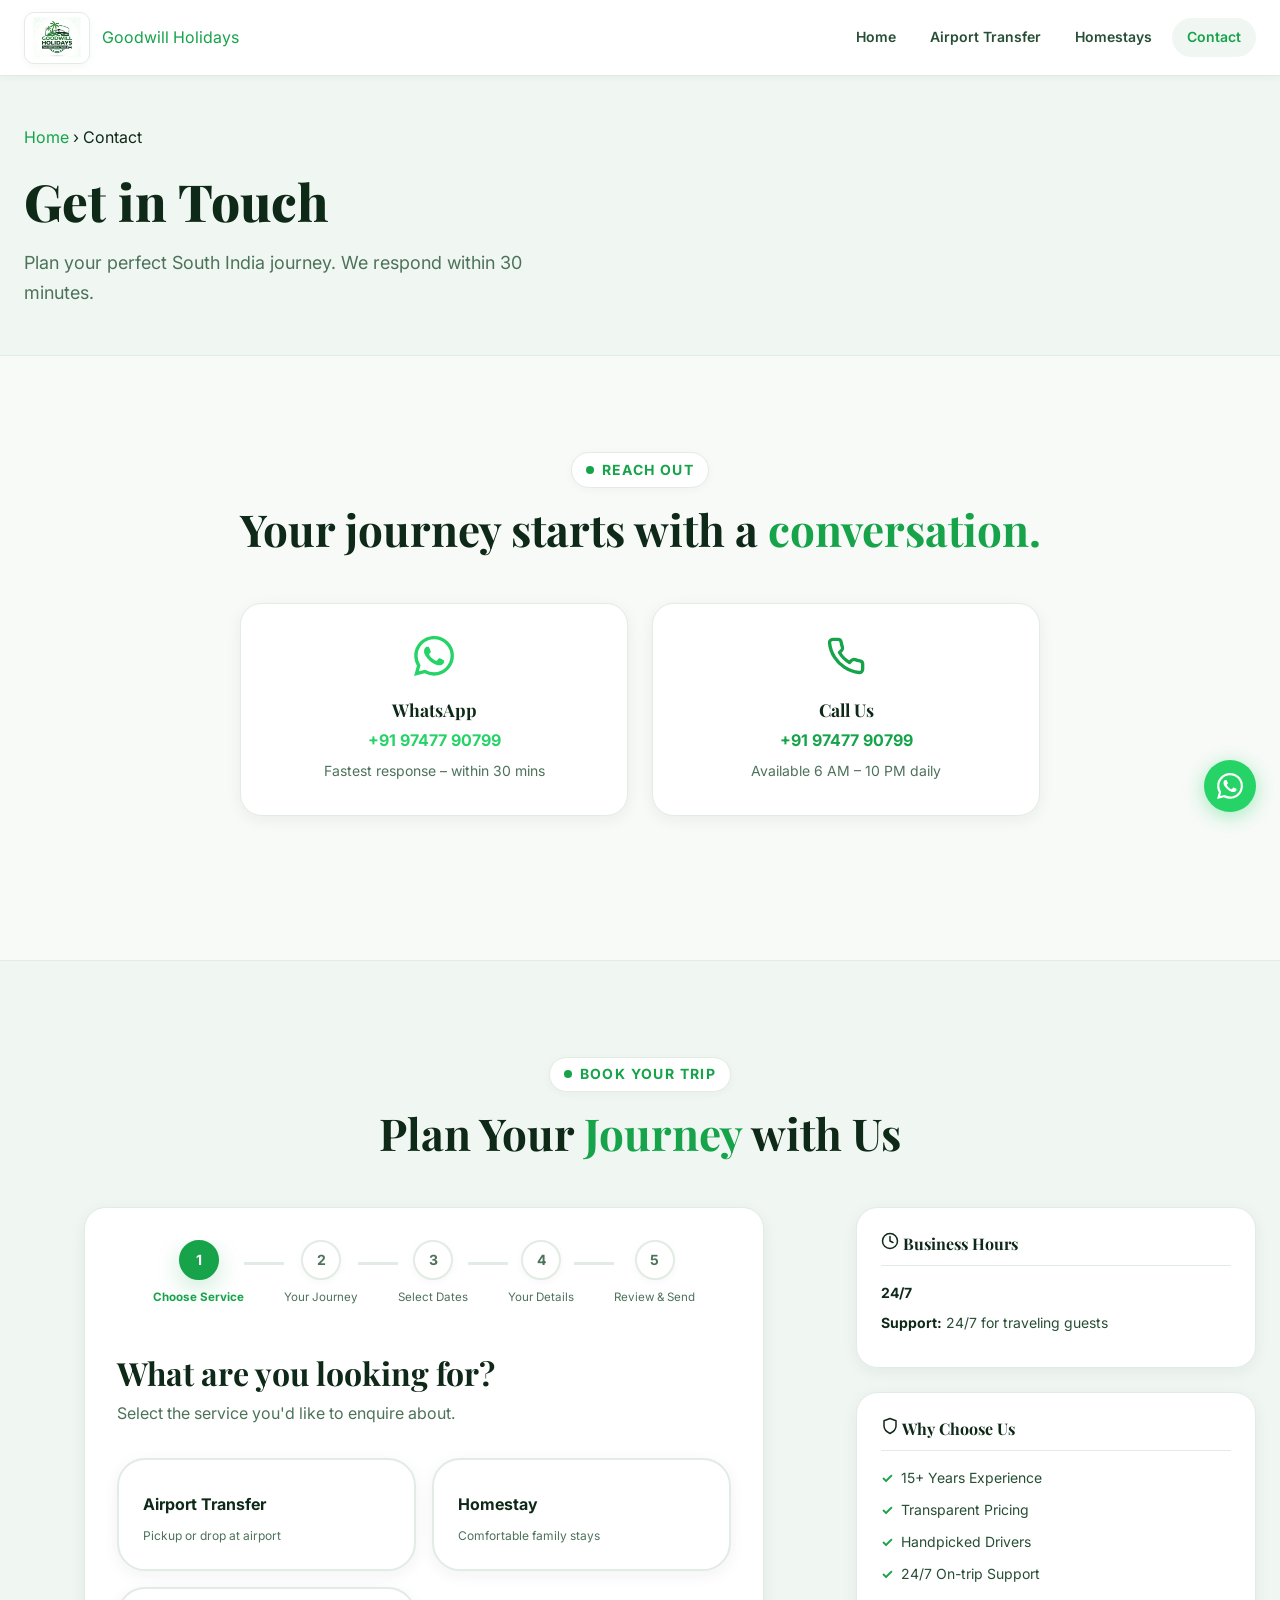
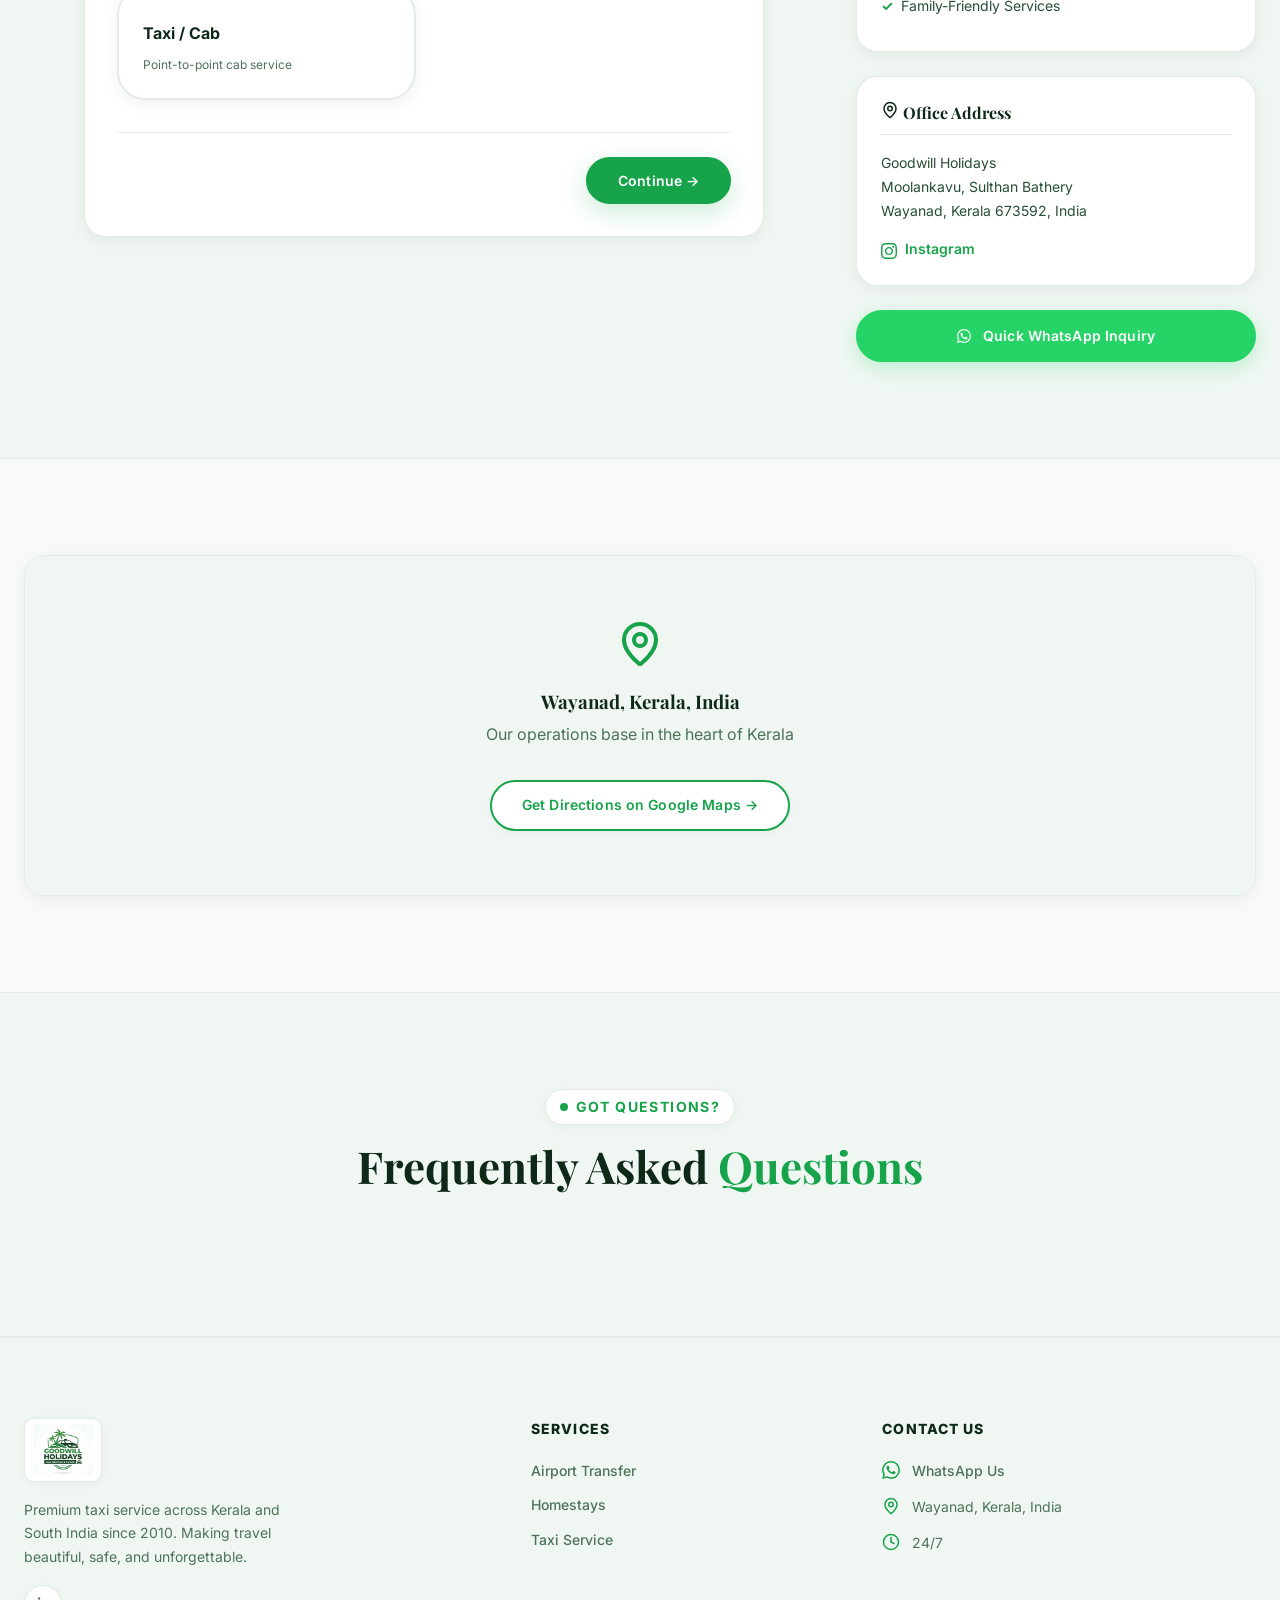
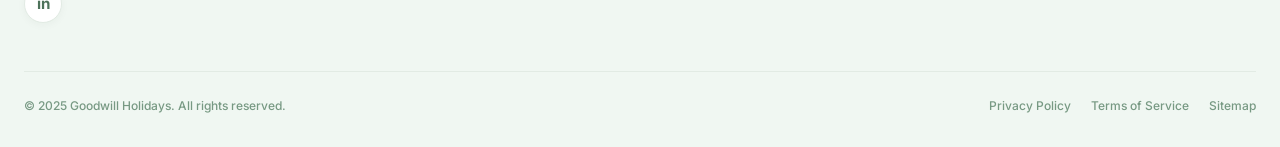
<file: contact.html>
<!DOCTYPE html>
<html lang="en">
<head>
    <meta charset="UTF-8" />
    <!-- Favicon -->
    <link rel="icon" type="image/png" href="assets/logo/favicon.png" />
    <link rel="apple-touch-icon" href="assets/logo/favicon.png" />
    <meta name="viewport" content="width=device-width, initial-scale=1.0" />
    <meta name="description" content="Contact Goodwill Holidays for instant Kerala taxi bookings, airport pickups &amp; Wayanad homestay stays. Call or WhatsApp +91 97477 90799 for 24/7 travel support." />
    <meta name="keywords"
        content="Book taxi in Wayanad, Wayanad cab booking phone number, Sulthan Bathery taxi stand contact, 24/7 Kerala taxi inquiry, Kalpetta taxi booking, Mananthavady cab contact, airport taxi booking Kerala WhatsApp, Goodwill Holidays contact number, best taxi service in Wayanad" />
    <meta name="author" content="Goodwill Holidays" />
    <meta name="robots" content="index, follow" />
    <link rel="canonical" href="https://www.goodwillholidays.in/contact.html" />

    <!-- Open Graph -->
    <meta property="og:title" content="Contact Goodwill Holidays – Kerala Taxi &amp; Homestay Booking" />
    <meta property="og:description" content="Contact Goodwill Holidays for instant Kerala taxi bookings, airport pickups &amp; Wayanad homestay stays. Call or WhatsApp +91 97477 90799 for 24/7 travel support." />
    <meta property="og:type" content="website" />
    <meta property="og:url" content="https://www.goodwillholidays.in/contact.html" />
    <meta property="og:image" content="https://www.goodwillholidays.in/assets/images/hero.jpg" />
    <meta property="og:image:alt" content="Contact Goodwill Holidays Kerala Taxi Service and Homestays" />
    <meta property="og:site_name" content="Goodwill Holidays" />
    <meta property="og:locale" content="en_IN" />

    <!-- Twitter Card -->
    <meta name="twitter:card" content="summary_large_image" />
    <meta name="twitter:title" content="Contact Goodwill Holidays – Kerala Taxi &amp; Homestay Booking" />
    <meta name="twitter:description" content="Get in touch for Kerala taxi bookings, airport pickups &amp; Wayanad homestays. Call or WhatsApp +91 97477 90799." />
    <meta name="twitter:image" content="https://www.goodwillholidays.in/assets/images/hero.jpg" />
    <meta name="twitter:image:alt" content="Goodwill Holidays Contact" />

    <title>Contact Goodwill Holidays – Kerala Taxi &amp; Homestay Booking</title>

    <!-- Preconnect -->
    <link rel="preconnect" href="https://fonts.googleapis.com" />
    <link rel="preconnect" href="https://fonts.gstatic.com" crossorigin />
    <link href="https://fonts.googleapis.com/css2?family=Playfair+Display:ital,wght@0,400;0,500;0,600;0,700;1,400;1,500&family=Inter:wght@300;400;500;600;700&display=swap" rel="stylesheet" />

    <!-- CSS -->
    <link rel="stylesheet" href="css/style.css" />
    <link rel="stylesheet" href="css/animations.css" />
    <link rel="stylesheet" href="css/responsive.css" />

    <!-- Inline styles for contact page sidebar cards -->
    <style>
        .layout-2col > div {
            min-width: 0;
        }
        .contact-sidebar-card {
            background: #ffffff;
            border: 1px solid var(--clr-border);
            border-radius: var(--radius-xl);
            padding: 1.5rem;
            box-shadow: var(--shadow-md);
        }
        .contact-sidebar-card h3 {
            margin-bottom: 1rem;
            padding-bottom: 0.75rem;
            border-bottom: 1px solid var(--clr-border);
            font-size: 1rem;
            font-weight: 700;
            color: var(--clr-text-primary);
        }
        .contact-method-card {
            background: #ffffff;
            border: 1px solid var(--clr-border);
            border-radius: var(--radius-xl);
            padding: 2rem 1.5rem;
            box-shadow: var(--shadow-md);
            transition: box-shadow 0.25s, transform 0.25s, border-color 0.25s;
        }
        .contact-method-card:hover {
            box-shadow: var(--shadow-lg);
            transform: translateY(-3px);
            border-color: rgba(22,163,74,0.3);
        }
        .contact-methods-grid {
            display: grid;
            grid-template-columns: repeat(auto-fit, minmax(240px, 1fr));
            gap: 1.5rem;
        }
        .booking-wizard-card {
            background: #ffffff;
            border: 1px solid var(--clr-border);
            border-radius: var(--radius-xl);
            padding: 2rem;
            box-shadow: var(--shadow-md);
        }
        .map-card {
            background: #ffffff;
            border: 1px solid var(--clr-border);
            border-radius: var(--radius-xl);
            overflow: hidden;
            box-shadow: var(--shadow-md);
        }
        .map-placeholder {
            background: var(--clr-bg-secondary);
            padding: 4rem 2rem;
            text-align: center;
        }
        .check-list li {
            display: flex;
            align-items: center;
            gap: 0.5rem;
            margin-bottom: 0.6rem;
            color: var(--clr-text-secondary);
            font-size: var(--fs-sm);
        }
        .check-list li span {
            color: var(--clr-brand);
            font-weight: 700;
        }
        .hours-list li {
            margin-bottom: 0.5rem;
            color: var(--clr-text-secondary);
            font-size: var(--fs-sm);
        }
        .hours-list li strong {
            color: var(--clr-text-primary);
        }
    </style>

    <!-- JSON-LD Structured Data -->
    <script type="application/ld+json">
    {
        "@context": "https://schema.org",
        "@graph": [
            {
                "@type": "ContactPage",
                "@id": "https://www.goodwillholidays.in/contact.html#webpage",
                "url": "https://www.goodwillholidays.in/contact.html",
                "name": "Contact Goodwill Holidays",
                "description": "Contact page for Goodwill Holidays. Book your Kerala taxi service, airport transfers, and Wayanad homestay directly via WhatsApp or phone.",
                "mainEntity": {
                    "@type": ["LocalBusiness", "TravelAgency", "TaxiService"],
                    "name": "Goodwill Holidays",
                    "legalName": "Goodwill Holidays Taxi & Homestay Services",
                    "url": "https://www.goodwillholidays.in/",
                    "telephone": "+919747790799",
                    "priceRange": "₹₹",
                    "address": {
                        "@type": "PostalAddress",
                        "streetAddress": "Moolankavu",
                        "addressLocality": "Sulthan Bathery",
                        "addressRegion": "Wayanad, Kerala",
                        "postalCode": "673592",
                        "addressCountry": "IN"
                    },
                    "geo": {
                        "@type": "GeoCoordinates",
                        "latitude": "11.6625",
                        "longitude": "76.2570"
                    },
                    "contactPoint": {
                        "@type": "ContactPoint",
                        "telephone": "+919747790799",
                        "contactType": "customer service",
                        "availableLanguage": ["English", "Malayalam", "Hindi", "Tamil"],
                        "contactOption": "TollFree"
                    }
                }
            },
            {
                "@type": "BreadcrumbList",
                "@id": "https://www.goodwillholidays.in/contact.html#breadcrumb",
                "itemListElement": [
                    {
                        "@type": "ListItem",
                        "position": 1,
                        "name": "Home",
                        "item": "https://www.goodwillholidays.in/"
                    },
                    {
                        "@type": "ListItem",
                        "position": 2,
                        "name": "Contact",
                        "item": "https://www.goodwillholidays.in/contact.html"
                    }
                ]
            }
        ]
    }
    </script>
</head>
<body data-page="contact">
    <!-- Skip Navigation -->
    <a href="#main-content" class="skip-nav">Skip to main content</a>

    <!-- ═══ NAVBAR ═════════════════════════════════════════════════════════ -->
    <header role="banner">
        <nav class="navbar" aria-label="Main navigation">
            <div class="navbar__inner">
                <a href="index.html" class="navbar__logo" aria-label="Goodwill Holidays – Home">
                    <img src="assets/logo/logo.png" alt="Goodwill Holidays Logo" class="navbar__logo-img" decoding="async" width="44" height="44" />
                    <div class="navbar__logo-text">
                        <span class="navbar__logo-name">Goodwill Holidays</span>
                    </div>
                </a>

                <div class="navbar__nav" role="navigation">
                    <a href="index.html" class="nav-link">Home</a>
                    <a href="airport-transfer.html" class="nav-link">Airport Transfer</a>
                    <a href="homestays.html" class="nav-link">Homestays</a>
                    <a href="contact.html" class="nav-link active">Contact</a>
                </div>


                <!-- Hamburger -->
                <button class="hamburger" aria-label="Open navigation menu" aria-expanded="false" aria-controls="mobile-menu">
                    <span class="hamburger__line"></span>
                    <span class="hamburger__line"></span>
                    <span class="hamburger__line"></span>
                </button>
            </div>
        </nav>
    </header>

    <!-- Mobile Menu Overlay -->
    <div class="mobile-menu-overlay" aria-hidden="true"></div>

    <!-- Mobile Menu -->
    <nav class="mobile-menu" id="mobile-menu" aria-label="Mobile navigation" aria-hidden="true">
        <div class="mobile-menu__header">
            <a href="index.html" class="navbar__logo">
                <img src="assets/logo/logo.png" alt="Goodwill Holidays" class="navbar__logo-img" decoding="async" width="36" height="36" />
                <div class="navbar__logo-text">
                    <span class="navbar__logo-name">Goodwill Holidays</span>
                    <span class="navbar__logo-tagline">Taxi Service</span>
                </div>
            </a>
            <button class="mobile-menu-close" aria-label="Close navigation menu">✕</button>
        </div>
        <div class="mobile-menu__nav">
            <a href="index.html" class="mobile-nav-link">Home</a>
            <a href="airport-transfer.html" class="mobile-nav-link">Airport Transfer</a>
            <a href="homestays.html" class="mobile-nav-link">Homestays</a>
            <a href="contact.html" class="mobile-nav-link">Contact Us</a>
        </div>
        <div class="mobile-menu__footer">
            <a href="#" class="btn btn--whatsapp btn--full"
               data-whatsapp="Hello Goodwill Holidays! I'd like to plan a trip!">
                WhatsApp Us
            </a>
        </div>
    </nav>

    <main id="main-content">
        <!-- ═══ PAGE HEADER ════════════════════════════════════════════════════ -->
        <section class="page-header section--dark" aria-labelledby="page-title">
            <div class="container">
                <nav aria-label="Breadcrumb" class="breadcrumb">
                    <a href="index.html">Home</a>
                    <span class="breadcrumb-separator">›</span>
                    <span class="breadcrumb-current">Contact</span>
                </nav>
                <h1 id="page-title" class="page-header__title reveal">Get in <span>Touch</span></h1>
                <p class="page-header__subtitle reveal" data-delay="100">Plan your perfect South India journey. We respond within 30 minutes.</p>
            </div>
        </section>

        <!-- ═══ CONTACT METHODS ════════════════════════════════════════════════ -->
        <section class="section" aria-labelledby="contact-methods-heading">
            <div class="container">
                <div class="section-header section-header--center">
                    <span class="section-label">Reach Out</span>
                    <h2 class="section-title" id="contact-methods-heading">Your journey starts with a <span>conversation.</span></h2>
                </div>

                <div class="contact-methods-grid" data-stagger-group>
                    <a href="#" class="contact-method-card stagger-item reveal" id="contact-whatsapp"
                       data-whatsapp="Hello Goodwill Holidays! I'd like to enquire about your services."
                       style="text-decoration:none; display:block; --method-color: #25D366;">
                        <div style="margin-bottom:1rem; color:#25d366;"><svg width="40" height="40" viewBox="0 0 24 24" fill="currentColor"><path d="M17.472 14.382c-.297-.149-1.758-.867-2.03-.967-.273-.099-.471-.148-.67.15-.197.297-.767.966-.94 1.164-.173.199-.347.223-.644.075-.297-.15-1.255-.463-2.39-1.475-.883-.788-1.48-1.761-1.653-2.059-.173-.297-.018-.458.13-.606.134-.133.298-.347.446-.52.149-.174.198-.298.298-.497.099-.198.05-.371-.025-.52-.075-.149-.669-1.612-.916-2.207-.242-.579-.487-.5-.669-.51-.173-.008-.371-.01-.57-.01-.198 0-.52.074-.792.372-.272.297-1.04 1.016-1.04 2.479 0 1.462 1.065 2.875 1.213 3.074.149.198 2.096 3.2 5.077 4.487.709.306 1.262.489 1.694.625.712.227 1.36.195 1.871.118.571-.085 1.758-.719 2.006-1.413.248-.694.248-1.289.173-1.413-.074-.124-.272-.198-.57-.347m-5.421 7.403h-.004a9.87 9.87 0 01-5.031-1.378l-.361-.214-3.741.982.998-3.648-.235-.374a9.86 9.86 0 01-1.51-5.26c.001-5.45 4.436-9.884 9.888-9.884 2.64 0 5.122 1.03 6.988 2.898a9.825 9.825 0 012.893 6.994c-.003 5.45-4.437 9.884-9.885 9.884m8.413-18.297A11.815 11.815 0 0012.05 0C5.495 0 .16 5.335.157 11.892c0 2.096.547 4.142 1.588 5.945L.057 24l6.305-1.654a11.882 11.882 0 005.683 1.448h.005c6.554 0 11.89-5.335 11.893-11.893a11.821 11.821 0 00-3.48-8.413z"/></svg></div>
                        <h3 style="margin-bottom:0.5rem; color:var(--clr-text-primary); font-size:1.1rem; font-weight:700;">WhatsApp</h3>
                        <p id="val-whatsapp" style="font-weight:700; color:#25D366; margin-bottom:0.4rem; font-size:1rem;">+91 97477 90799</p>
                        <p style="color:var(--clr-text-muted); font-size:0.875rem;">Fastest response – within 30 mins</p>
                    </a>

                    <a href="tel:+919747790799" class="contact-method-card stagger-item reveal" id="contact-phone"
                       data-delay="100" style="text-decoration:none; display:block; --method-color: var(--clr-brand);">
                        <div style="margin-bottom:1rem; color:var(--clr-brand);"><svg width="40" height="40" viewBox="0 0 24 24" fill="none" stroke="currentColor" stroke-width="2" stroke-linecap="round" stroke-linejoin="round"><path d="M22 16.92v3a2 2 0 0 1-2.18 2 19.79 19.79 0 0 1-8.63-3.07 19.5 19.5 0 0 1-6-6 19.79 19.79 0 0 1-3.07-8.67A2 2 0 0 1 4.11 2h3a2 2 0 0 1 2 1.72 12.84 12.84 0 0 0 .7 2.81 2 2 0 0 1-.45 2.11L8.09 9.91a16 16 0 0 0 6 6l1.27-1.27a2 2 0 0 1 2.11-.45 12.84 12.84 0 0 0 2.81.7A2 2 0 0 1 22 16.92z"></path></svg></div>
                        <h3 style="margin-bottom:0.5rem; color:var(--clr-text-primary); font-size:1.1rem; font-weight:700;">Call Us</h3>
                        <p id="val-phone" style="font-weight:700; color:var(--clr-brand); margin-bottom:0.4rem; font-size:1rem;">+91 97477 90799</p>
                        <p style="color:var(--clr-text-muted); font-size:0.875rem;">Available 6 AM – 10 PM daily</p>
                    </a>

                    
                </div>
            </div>
        </section>

        <!-- ═══ BOOKING WIZARD & SIDEBAR ══════════════════════════════════════ -->
        <section class="section section--dark" aria-labelledby="booking-wizard-heading">
            <div class="container">
                <div class="section-header section-header--center">
                    <span class="section-label">Book Your Trip</span>
                    <h2 class="section-title" id="booking-wizard-heading">Plan Your <span>Journey</span> with Us</h2>
                </div>
                <div style="display:grid; grid-template-columns:2fr 1fr; gap:2rem;" class="layout-2col">
                    <!-- Booking Wizard -->
                    <div>
                        <div class="booking-wizard-card booking-wizard">
                            <div class="booking-steps" id="booking-steps" aria-label="Booking progress"></div>
                            <div class="booking-step-content" id="booking-step-content"></div>
                            <div class="booking-nav-buttons" id="booking-nav-buttons"></div>
                        </div>
                    </div>

                    <!-- Sidebar Info -->
                    <div style="display:flex; flex-direction:column; gap:1.5rem;">
                        <div class="contact-sidebar-card reveal">
                            <h3><svg width="18" height="18" viewBox="0 0 24 24" fill="none" stroke="currentColor" stroke-width="2" stroke-linecap="round" stroke-linejoin="round" aria-hidden="true"><circle cx="12" cy="12" r="10"></circle><polyline points="12 6 12 12 16 14"></polyline></svg> Business Hours</h3>
                            <ul class="hours-list" style="list-style:none; padding:0;">
                                <li><strong>24/7</strong></li>
                                <li><strong>Support:</strong> 24/7 for traveling guests</li>
                            </ul>
                        </div>

                        <div class="contact-sidebar-card reveal" data-delay="100">
                            <h3><svg width="18" height="18" viewBox="0 0 24 24" fill="none" stroke="currentColor" stroke-width="2" stroke-linecap="round" stroke-linejoin="round" aria-hidden="true"><path d="M12 22s8-4 8-10V5l-8-3-8 3v7c0 6 8 10 8 10z"></path></svg> Why Choose Us</h3>
                            <ul class="check-list" style="list-style:none; padding:0;">
                                <li><span>✓</span> 15+ Years Experience</li>
                                <li><span>✓</span> Transparent Pricing</li>
                                <li><span>✓</span> Handpicked Drivers</li>
                                <li><span>✓</span> 24/7 On-trip Support</li>
                                <li><span>✓</span> Family-Friendly Services</li>
                            </ul>
                        </div>

                        <div class="contact-sidebar-card reveal" data-delay="200">
                            <h3><svg width="18" height="18" viewBox="0 0 24 24" fill="none" stroke="currentColor" stroke-width="2" stroke-linecap="round" stroke-linejoin="round" aria-hidden="true"><path d="M20 10c0 4.993-5.539 10.193-7.399 11.799a1 1 0 0 1-1.202 0C9.539 20.193 4 14.993 4 10a8 8 0 0 1 16 0"></path><circle cx="12" cy="10" r="3"></circle></svg> Office Address</h3>
                            <p style="color:var(--clr-text-secondary); line-height:1.7; font-size:var(--fs-sm);">
                                Goodwill Holidays<br>
                                Moolankavu, Sulthan Bathery<br>
                                Wayanad, Kerala 673592, India
                            </p>
                            <div style="margin-top:1rem; display:flex; gap:1rem; flex-wrap:wrap;">
                                <a href="https://www.instagram.com/goodwill__holidays?igsi=ZDNlZDc0MzIxNw==" target="_blank" rel="noopener noreferrer" aria-label="Instagram" style="color:var(--clr-brand); text-decoration:none; font-size:var(--fs-sm); font-weight:600;"><svg width="16" height="16" viewBox="0 0 24 24" fill="currentColor" aria-hidden="true" style="display:inline-block;vertical-align:middle;margin-right:4px;"><path d="M12 2.163c3.204 0 3.584.012 4.85.07 3.252.148 4.771 1.691 4.919 4.919.058 1.265.069 1.645.069 4.849 0 3.205-.012 3.584-.069 4.849-.149 3.225-1.664 4.771-4.919 4.919-1.266.058-1.644.07-4.85.07-3.204 0-3.584-.012-4.849-.07-3.26-.149-4.771-1.699-4.919-4.92-.058-1.265-.07-1.644-.07-4.849 0-3.204.013-3.583.07-4.849.149-3.227 1.664-4.771 4.919-4.919 1.266-.057 1.645-.069 4.849-.069zm0-2.163c-3.259 0-3.667.014-4.947.072-4.358.2-6.78 2.618-6.98 6.98-.059 1.281-.073 1.689-.073 4.948 0 3.259.014 3.668.072 4.948.2 4.358 2.618 6.78 6.98 6.98 1.281.058 1.689.072 4.948.072 3.259 0 3.668-.014 4.948-.072 4.354-.2 6.782-2.618 6.979-6.98.059-1.28.073-1.689.073-4.948 0-3.259-.014-3.667-.072-4.947-.196-4.354-2.617-6.78-6.979-6.98-1.281-.059-1.69-.073-4.949-.073zm0 5.838c-3.403 0-6.162 2.759-6.162 6.162s2.759 6.163 6.162 6.163 6.162-2.759 6.162-6.163c0-3.403-2.759-6.162-6.162-6.162zm0 10.162c-2.209 0-4-1.79-4-4 0-2.209 1.791-4 4-4s4 1.791 4 4c0 2.21-1.791 4-4 4zm6.406-11.845c-.796 0-1.441.645-1.441 1.44s.645 1.44 1.441 1.44c.795 0 1.439-.645 1.439-1.44s-.644-1.44-1.439-1.44z"/></svg> Instagram</a>
                            </div>
                        </div>

                        <a href="#" class="btn btn--whatsapp btn--full reveal" data-delay="300"
                           data-whatsapp="Hello! I need a quick quote for a trip.">
                            <svg width="14" height="14" viewBox="0 0 24 24" fill="currentColor" aria-hidden="true" style="display:inline-block;vertical-align:middle;margin-right:4px;"><path d="M17.472 14.382c-.297-.149-1.758-.867-2.03-.967-.273-.099-.471-.148-.67.15-.197.297-.767.966-.94 1.164-.173.199-.347.223-.644.075-.297-.15-1.255-.463-2.39-1.475-.883-.788-1.48-1.761-1.653-2.059-.173-.297-.018-.458.13-.606.134-.133.298-.347.446-.52.149-.174.198-.298.298-.497.099-.198.05-.371-.025-.52-.075-.149-.669-1.612-.916-2.207-.242-.579-.487-.5-.669-.51-.173-.008-.371-.01-.57-.01-.198 0-.52.074-.792.372-.272.297-1.04 1.016-1.04 2.479 0 1.462 1.065 2.875 1.213 3.074.149.198 2.096 3.2 5.077 4.487.709.306 1.262.489 1.694.625.712.227 1.36.195 1.871.118.571-.085 1.758-.719 2.006-1.413.248-.694.248-1.289.173-1.413-.074-.124-.272-.198-.57-.347m-5.421 7.403h-.004a9.87 9.87 0 01-5.031-1.378l-.361-.214-3.741.982.998-3.648-.235-.374a9.86 9.86 0 01-1.51-5.26c.001-5.45 4.436-9.884 9.888-9.884 2.64 0 5.122 1.03 6.988 2.898a9.825 9.825 0 012.893 6.994c-.003 5.45-4.437 9.884-9.885 9.884m8.413-18.297A11.815 11.815 0 0012.05 0C5.495 0 .16 5.335.157 11.892c0 2.096.547 4.142 1.588 5.945L.057 24l6.305-1.654a11.882 11.882 0 005.683 1.448h.005c6.554 0 11.89-5.335 11.893-11.893a11.821 11.821 0 00-3.48-8.413z"/></svg> Quick WhatsApp Inquiry
                        </a>
                    </div>
                </div>
            </div>
        </section>

        <!-- ═══ MAP SECTION ════════════════════════════════════════════════════ -->
        <section class="section" aria-label="Our Location">
            <div class="container">
                <div class="map-card reveal">
                    <div class="map-placeholder">
                        <div style="margin-bottom:1rem; color:var(--clr-brand);"><svg width="48" height="48" viewBox="0 0 24 24" fill="none" stroke="currentColor" stroke-width="2" stroke-linecap="round" stroke-linejoin="round"><path d="M20 10c0 4.993-5.539 10.193-7.399 11.799a1 1 0 0 1-1.202 0C9.539 20.193 4 14.993 4 10a8 8 0 0 1 16 0"></path><circle cx="12" cy="10" r="3"></circle></svg></div>
                        <h3 style="margin-bottom:0.5rem; font-family:var(--font-display); color:var(--clr-text-primary);">Wayanad, Kerala, India</h3>
                        <p style="color:var(--clr-text-muted); margin-bottom:2rem;">Our operations base in the heart of Kerala</p>
                        <a href="https://maps.google.com/?q=Moolankavu,Wayanad,Kerala" target="_blank" rel="noopener" class="btn btn--outline">
                            Get Directions on Google Maps →
                        </a>
                    </div>
                </div>
            </div>
        </section>

        <!-- ═══ FAQ SECTION ════════════════════════════════════════════════════ -->
        <section class="section section--dark" aria-labelledby="faq-heading">
            <div class="container container--narrow">
                <div class="section-header section-header--center">
                    <span class="section-label">Got Questions?</span>
                    <h2 class="section-title" id="faq-heading">Frequently Asked <span>Questions</span></h2>
                </div>

                <div class="faq-list" id="contact-faq-list">
                    <!-- Populated by script -->
                </div>
            </div>
        </section>
    </main>

    <!-- ═══ FOOTER ══════════════════════════════════════════════════════════ -->
    <footer class="footer" role="contentinfo">
        <div class="container">
            <div class="footer__grid">
                <div class="footer__brand">
                    <a href="index.html" class="footer__logo" aria-label="Goodwill Holidays home">
                        <img src="assets/logo/logo.png" alt="Goodwill Holidays" class="footer__logo-img" decoding="async" width="48" height="48" loading="lazy" />
                        <div class="footer__logo-text">
                            <span class="footer__logo-name">Goodwill Holidays</span>
                            <span class="footer__logo-tagline">Taxi Service</span>
                        </div>
                    </a>
                    <p class="footer__desc">Premium taxi service across Kerala and South India since 2010. Making travel beautiful, safe, and unforgettable.</p>
                    <div class="footer__social" aria-label="Social media links">
                        <!-- <a href="#" class="footer__social-link" aria-label="Facebook" rel="noopener noreferrer">f</a> -->
                        <a href="https://www.instagram.com/goodwill__holidays?igsi=ZDNlZDc0MzIxNw==" class="footer__social-link" aria-label="Instagram" rel="noopener noreferrer">in</a>
                        <!-- <a href="#" class="footer__social-link" aria-label="YouTube" rel="noopener noreferrer">▶</a> -->
                        <!-- <a href="#" class="footer__social-link" aria-label="Twitter / X" rel="noopener noreferrer">𝕏</a> -->
                    </div>
                </div>

                <nav aria-label="Services links">
                    <div class="footer__col-title">Services</div>
                    <div class="footer__links">
                        <a href="airport-transfer.html" class="footer__link">Airport Transfer</a>
                        <a href="homestays.html" class="footer__link">Homestays</a>
                        <a href="contact.html" class="footer__link">Taxi Service</a>
                    </div>
                </nav>


                <div>
                    <div class="footer__col-title">Contact Us</div>
                    <div class="footer__links">
                        
                        <div class="footer__contact-item">
                            <span class="footer__contact-icon" aria-hidden="true"><svg width="18" height="18" viewBox="0 0 24 24" fill="currentColor" aria-hidden="true"><path d="M17.472 14.382c-.297-.149-1.758-.867-2.03-.967-.273-.099-.471-.148-.67.15-.197.297-.767.966-.94 1.164-.173.199-.347.223-.644.075-.297-.15-1.255-.463-2.39-1.475-.883-.788-1.48-1.761-1.653-2.059-.173-.297-.018-.458.13-.606.134-.133.298-.347.446-.52.149-.174.198-.298.298-.497.099-.198.05-.371-.025-.52-.075-.149-.669-1.612-.916-2.207-.242-.579-.487-.5-.669-.51-.173-.008-.371-.01-.57-.01-.198 0-.52.074-.792.372-.272.297-1.04 1.016-1.04 2.479 0 1.462 1.065 2.875 1.213 3.074.149.198 2.096 3.2 5.077 4.487.709.306 1.262.489 1.694.625.712.227 1.36.195 1.871.118.571-.085 1.758-.719 2.006-1.413.248-.694.248-1.289.173-1.413-.074-.124-.272-.198-.57-.347m-5.421 7.403h-.004a9.87 9.87 0 01-5.031-1.378l-.361-.214-3.741.982.998-3.648-.235-.374a9.86 9.86 0 01-1.51-5.26c.001-5.45 4.436-9.884 9.888-9.884 2.64 0 5.122 1.03 6.988 2.898a9.825 9.825 0 012.893 6.994c-.003 5.45-4.437 9.884-9.885 9.884m8.413-18.297A11.815 11.815 0 0012.05 0C5.495 0 .16 5.335.157 11.892c0 2.096.547 4.142 1.588 5.945L.057 24l6.305-1.654a11.882 11.882 0 005.683 1.448h.005c6.554 0 11.89-5.335 11.893-11.893a11.821 11.821 0 00-3.48-8.413z"/></svg></span>
                            <a href="#" class="footer__link" style="transform:none;"
                               data-whatsapp="Hello Goodwill Holidays! I'd like to inquire about your travel services.">
                                WhatsApp Us
                            </a>
                        </div>
                        <div class="footer__contact-item">
                            <span class="footer__contact-icon" aria-hidden="true"><svg width="18" height="18" viewBox="0 0 24 24" fill="none" stroke="currentColor" stroke-width="2" stroke-linecap="round" stroke-linejoin="round" aria-hidden="true"><path d="M20 10c0 4.993-5.539 10.193-7.399 11.799a1 1 0 0 1-1.202 0C9.539 20.193 4 14.993 4 10a8 8 0 0 1 16 0"></path><circle cx="12" cy="10" r="3"></circle></svg></span>
                            <span>Wayanad, Kerala, India</span>
                        </div>
                        <div class="footer__contact-item">
                            <span class="footer__contact-icon" aria-hidden="true"><svg width="18" height="18" viewBox="0 0 24 24" fill="none" stroke="currentColor" stroke-width="2" stroke-linecap="round" stroke-linejoin="round" aria-hidden="true"><circle cx="12" cy="12" r="10"></circle><polyline points="12 6 12 12 16 14"></polyline></svg></span>
                            <span>24/7</span>
                        </div>
                    </div>
                </div>
            </div>

            <div class="footer__bottom">
                <p class="footer__copyright">
                    © <span id="footer-year">2025</span> Goodwill Holidays. All rights reserved.
                </p>
                <div class="footer__legal">
                    <a href="contact.html">Privacy Policy</a>
                    <a href="contact.html">Terms of Service</a>
                    <a href="sitemap.xml">Sitemap</a>
                </div>
            </div>
        </div>
    </footer>

    <!-- Back to Top -->
    <button class="back-to-top" aria-label="Back to top">↑</button>

    <!-- WhatsApp Float Button -->
    <a href="#"
       class="whatsapp-float"
       data-whatsapp="Hello Goodwill Holidays! I'd like to enquire about your services."
       aria-label="Chat on WhatsApp">
        <div class="whatsapp-float-tooltip">Chat with us!</div>
        <svg viewBox="0 0 24 24" fill="white" aria-hidden="true">
            <path d="M17.472 14.382c-.297-.149-1.758-.867-2.03-.967-.273-.099-.471-.148-.67.15-.197.297-.767.966-.94 1.164-.173.199-.347.223-.644.075-.297-.15-1.255-.463-2.39-1.475-.883-.788-1.48-1.761-1.653-2.059-.173-.297-.018-.458.13-.606.134-.133.298-.347.446-.52.149-.174.198-.298.298-.497.099-.198.05-.371-.025-.52-.075-.149-.669-1.612-.916-2.207-.242-.579-.487-.5-.669-.51-.173-.008-.371-.01-.57-.01-.198 0-.52.074-.792.372-.272.297-1.04 1.016-1.04 2.479 0 1.462 1.065 2.875 1.213 3.074.149.198 2.096 3.2 5.077 4.487.709.306 1.262.489 1.694.625.712.227 1.36.195 1.871.118.571-.085 1.758-.719 2.006-1.413.248-.694.248-1.289.173-1.413-.074-.124-.272-.198-.57-.347m-5.421 7.403h-.004a9.87 9.87 0 01-5.031-1.378l-.361-.214-3.741.982.998-3.648-.235-.374a9.86 9.86 0 01-1.51-5.26c.001-5.45 4.436-9.884 9.888-9.884 2.64 0 5.122 1.03 6.988 2.898a9.825 9.825 0 012.893 6.994c-.003 5.45-4.437 9.884-9.885 9.884m8.413-18.297A11.815 11.815 0 0012.05 0C5.495 0 .16 5.335.157 11.892c0 2.096.547 4.142 1.588 5.945L.057 24l6.305-1.654a11.882 11.882 0 005.683 1.448h.005c6.554 0 11.89-5.335 11.893-11.893a11.821 11.821 0 00-3.48-8.413z"/>
        </svg>
    </a>

    <!-- Sticky Mobile CTA -->
    <div class="sticky-cta-mobile" aria-label="Quick booking actions">
        <a href="tel:+919747790799" class="btn btn--ghost btn--sm"><svg width="14" height="14" viewBox="0 0 24 24" fill="none" stroke="currentColor" stroke-width="2" stroke-linecap="round" stroke-linejoin="round" aria-hidden="true" style="display:inline-block;vertical-align:middle;margin-right:4px;"><path d="M22 16.92v3a2 2 0 0 1-2.18 2 19.79 19.79 0 0 1-8.63-3.07 19.5 19.5 0 0 1-6-6 19.79 19.79 0 0 1-3.07-8.67A2 2 0 0 1 4.11 2h3a2 2 0 0 1 2 1.72 12.84 12.84 0 0 0 .7 2.81 2 2 0 0 1-.45 2.11L8.09 9.91a16 16 0 0 0 6 6l1.27-1.27a2 2 0 0 1 2.11-.45 12.84 12.84 0 0 0 2.81.7A2 2 0 0 1 22 16.92z"></path></svg> Call</a>
        <a href="#"
           class="btn btn--whatsapp btn--sm"
           data-whatsapp="Hello Goodwill Holidays! I'd like to book a trip. Please help me!">
            WhatsApp
        </a>
        <a href="contact.html" class="btn btn--primary btn--sm">Book Now</a>
    </div>

    <!-- JavaScript -->
    <script src="js/config.js" defer></script>
    <script src="js/data.js" defer></script>
    <script src="js/animations.js" defer></script>
    <script src="js/booking.js" defer></script>
    <script src="js/main.js" defer></script>

    <script>
    document.addEventListener('DOMContentLoaded', () => {
        // Footer year
        const yearEl = document.getElementById('footer-year');
        if (yearEl) yearEl.textContent = new Date().getFullYear();

        // Populate contact info from config
        if (typeof GOODWILL_CONFIG !== 'undefined') {
            const waVal = document.getElementById('val-whatsapp');
            if (waVal) waVal.textContent = GOODWILL_CONFIG.phone;

            const phVal = document.getElementById('val-phone');
            if (phVal) phVal.textContent = GOODWILL_CONFIG.phone;

            

            const btnPh = document.getElementById('contact-phone');
            if (btnPh) btnPh.href = `tel:+${GOODWILL_CONFIG.phoneRaw}`;

            

            const ftTel = document.getElementById('footer-tel');
            if (ftTel) {
                ftTel.href = `tel:+${GOODWILL_CONFIG.phoneRaw}`;
                ftTel.textContent = GOODWILL_CONFIG.phone;
            }
            `;
                ftEmail.textContent = GOODWILL_CONFIG.email;
            }
        }

        // Render FAQs
        const faqList = document.getElementById('contact-faq-list');
        if (faqList && typeof faqs !== 'undefined') {
            faqs.forEach((faq, i) => {
                const item = document.createElement('div');
                item.className = 'faq-item';
                item.innerHTML = `
                    <button class="faq-question" aria-expanded="false" aria-controls="cfaq-${i}">
                        ${faq.question}
                        <span class="faq-icon" aria-hidden="true">+</span>
                    </button>
                    <div class="faq-answer" id="cfaq-${i}" role="region">
                        <p>${faq.answer}</p>
                    </div>
                `;
                faqList.appendChild(item);
            });
        }

        // Responsive 2-col layout
        const layout2col = document.querySelector('.layout-2col');
        if (layout2col) {
            function updateLayout() {
                layout2col.style.gridTemplateColumns = window.innerWidth < 992 ? '1fr' : '2fr 1fr';
            }
            updateLayout();
            window.addEventListener('resize', updateLayout, { passive: true });
        }
    });
    </script>
</body>
</html>
</file>
<file: css/style.css>
/* ============================================================
   GOODWILL HOLIDAYS – Core Design System
   style.css — Crisp Modern White & Green Design Tokens & Components
   ============================================================ */

/* ─── Google Fonts ─────────────────────────────────────────── */
@import url('https://fonts.googleapis.com/css2?family=Playfair+Display:ital,wght@0,400;0,500;0,600;0,700;1,400;1,500&family=Inter:wght@300;400;500;600;700&display=swap');

/* ─── CSS Custom Properties ────────────────────────────────── */
:root {
    /* Brand Greens (Vibrant & Rich) */
    --clr-brand:          #16a34a;
    --clr-brand-dark:     #15803d;
    --clr-brand-deeper:   #116530;
    --clr-brand-lime:     #22c55e;
    --clr-brand-emerald:  #059669;
    --clr-brand-forest:   #0b3b19;
    --clr-brand-glow:     rgba(22, 163, 74, 0.1);

    /* Crisp White & Light Mint Backgrounds */
    --clr-bg-primary:     #f8faf8;
    --clr-bg-secondary:   #f0f7f2;
    --clr-bg-card:        #ffffff;
    --clr-bg-card-hover:  #ffffff;
    --clr-bg-elevated:    #ffffff;
    --clr-bg-surface:     #ffffff;

    /* Text Colors (High Contrast Deep Forest Green & Charcoal) */
    --clr-text-primary:   #0f2918;
    --clr-text-secondary: #274e35;
    --clr-text-muted:     #4d725a;
    --clr-text-subtle:    #779983;

    /* Glass & Highlights */
    --clr-glass:          rgba(255, 255, 255, 0.9);
    --clr-glass-light:    rgba(240, 247, 242, 0.7);
    --clr-glass-border:   rgba(226, 235, 228, 0.8);
    --clr-glass-border-green: rgba(22, 163, 74, 0.3);

    /* Clean Modern Shadows */
    --shadow-sm:          0 2px 8px rgba(15, 41, 24, 0.04);
    --shadow-md:          0 4px 16px rgba(15, 41, 24, 0.06);
    --shadow-lg:          0 10px 30px rgba(15, 41, 24, 0.09);
    --shadow-xl:          0 20px 48px rgba(15, 41, 24, 0.12);
    --shadow-brand:       0 8px 24px rgba(22, 163, 74, 0.22);
    --shadow-glow:        0 0 25px rgba(22, 163, 74, 0.15);

    /* UI Borders */
    --clr-border:         #e2ebe4;
    --clr-border-hover:   #16a34a;
    --clr-white:          #ffffff;
    --clr-error:          #dc2626;
    --clr-success:        #16a34a;
    --clr-warning:        #d97706;

    /* Typography */
    --font-display:       'Playfair Display', Georgia, serif;
    --font-body:          'Inter', -apple-system, BlinkMacSystemFont, 'Segoe UI', sans-serif;

    /* Font sizes (fluid) */
    --fs-xs:    0.75rem;
    --fs-sm:    0.875rem;
    --fs-base:  1rem;
    --fs-md:    1.125rem;
    --fs-lg:    1.25rem;
    --fs-xl:    1.5rem;
    --fs-2xl:   2rem;
    --fs-3xl:   2.5rem;
    --fs-4xl:   3.25rem;
    --fs-5xl:   4.5rem;
    --fs-hero:  clamp(2.5rem, 6vw, 5.25rem);

    /* Spacing */
    --space-1:  0.25rem;
    --space-2:  0.5rem;
    --space-3:  0.75rem;
    --space-4:  1rem;
    --space-5:  1.25rem;
    --space-6:  1.5rem;
    --space-8:  2rem;
    --space-10: 2.5rem;
    --space-12: 3rem;
    --space-16: 4rem;
    --space-20: 5rem;
    --space-24: 6rem;
    --space-32: 8rem;

    /* Border Radius */
    --radius-sm:  0.375rem;
    --radius-md:  0.625rem;
    --radius-lg:  1rem;
    --radius-xl:  1.35rem;
    --radius-2xl: 1.75rem;
    --radius-full: 9999px;

    /* Transitions */
    --transition-fast:   150ms cubic-bezier(0.4, 0, 0.2, 1);
    --transition-base:   250ms cubic-bezier(0.4, 0, 0.2, 1);
    --transition-slow:   400ms cubic-bezier(0.4, 0, 0.2, 1);
    --transition-spring: 300ms cubic-bezier(0.34, 1.56, 0.64, 1);

    /* Layout */
    --container-max:     1280px;
    --container-narrow:  900px;
    --nav-height:        76px;
    --section-gap:       var(--space-24);
}

/* ─── Reset & Base ─────────────────────────────────────────── */
*, *::before, *::after {
    box-sizing: border-box;
    margin: 0;
    padding: 0;
}

html {
    scroll-behavior: smooth;
    font-size: 16px;
    -webkit-text-size-adjust: 100%;
    width: 100%;
    max-width: 100%;
    overflow-x: hidden;
}

body {
    font-family: var(--font-body);
    background-color: var(--clr-bg-primary);
    color: var(--clr-text-primary);
    line-height: 1.6;
    width: 100%;
    max-width: 100%;
    overflow-x: hidden;
    position: relative;
    -webkit-font-smoothing: antialiased;
    -moz-osx-font-smoothing: grayscale;
}

img, video {
    max-width: 100%;
    height: auto;
    display: block;
}

a {
    color: var(--clr-brand);
    text-decoration: none;
    transition: color var(--transition-fast);
}

a:hover { color: var(--clr-brand-dark); }

button {
    cursor: pointer;
    font-family: inherit;
    border: none;
    background: none;
}

input, select, textarea {
    font-family: inherit;
    font-size: inherit;
}

ul, ol { list-style: none; }

h1, h2, h3, h4, h5, h6 {
    font-family: var(--font-display);
    line-height: 1.2;
    color: var(--clr-text-primary);
}

/* ─── Screen Reader Only ───────────────────────────────────── */
.sr-only {
    position: absolute;
    width: 1px;
    height: 1px;
    padding: 0;
    margin: -1px;
    overflow: hidden;
    clip: rect(0,0,0,0);
    white-space: nowrap;
    border-width: 0;
}

/* ─── Skip Navigation ──────────────────────────────────────── */
.skip-nav {
    position: absolute;
    top: -100%;
    left: 1rem;
    z-index: 9999;
    background: var(--clr-brand);
    color: #ffffff;
    padding: 0.75rem 1.5rem;
    border-radius: var(--radius-md);
    font-weight: 600;
    box-shadow: var(--shadow-md);
    transition: top var(--transition-fast);
}
.skip-nav:focus { top: 1rem; }

/* ─── Container ────────────────────────────────────────────── */
.container {
    width: 100%;
    max-width: var(--container-max);
    margin: 0 auto;
    padding: 0 var(--space-6);
}

.container--narrow {
    max-width: var(--container-narrow);
}

/* ─── Section ──────────────────────────────────────────────── */
.section {
    padding: var(--section-gap) 0;
}

.section--tight {
    padding: var(--space-16) 0;
}

.section--dark {
    background-color: var(--clr-bg-secondary);
    border-top: 1px solid var(--clr-border);
    border-bottom: 1px solid var(--clr-border);
}

.section--elevated {
    background-color: var(--clr-bg-elevated);
}

/* ─── Section Headings ─────────────────────────────────────── */
.section-label {
    display: inline-flex;
    align-items: center;
    gap: var(--space-2);
    font-family: var(--font-body);
    font-size: var(--fs-sm);
    font-weight: 700;
    letter-spacing: 0.1em;
    text-transform: uppercase;
    color: var(--clr-brand);
    margin-bottom: var(--space-4);
    padding: 0.35rem 0.85rem;
    border-radius: var(--radius-full);
    background: #ffffff;
    border: 1px solid var(--clr-border);
    box-shadow: var(--shadow-sm);
}

.section-label::before {
    content: '';
    display: block;
    width: 8px;
    height: 8px;
    background: var(--clr-brand);
    border-radius: var(--radius-full);
}

.section-title {
    font-family: var(--font-display);
    font-size: clamp(1.75rem, 3.5vw, 2.75rem);
    font-weight: 700;
    line-height: 1.15;
    margin-bottom: var(--space-4);
    color: var(--clr-text-primary);
}

.section-title span {
    color: var(--clr-brand);
}

.section-subtitle {
    font-size: var(--fs-md);
    color: var(--clr-text-muted);
    max-width: 600px;
    line-height: 1.7;
}

.section-header {
    margin-bottom: var(--space-12);
}

.section-header--center {
    text-align: center;
}

.section-header--center .section-label {
    justify-content: center;
}

.section-header--center .section-subtitle {
    margin: 0 auto;
}

/* ─── Modern Crisp Buttons ──────────────────────────────────── */
.btn {
    display: inline-flex;
    align-items: center;
    justify-content: center;
    gap: var(--space-2);
    padding: 0.8rem 1.85rem;
    border-radius: var(--radius-full);
    font-family: var(--font-body);
    font-size: var(--fs-sm);
    font-weight: 600;
    letter-spacing: 0.01em;
    text-decoration: none;
    cursor: pointer;
    border: 2px solid transparent;
    transition: all var(--transition-base);
    white-space: nowrap;
    position: relative;
    overflow: hidden;
}

/* Solid Emerald Green Button */
.btn--primary {
    background: var(--clr-brand);
    color: #ffffff;
    border-color: var(--clr-brand);
    box-shadow: var(--shadow-brand);
}

.btn--primary:hover {
    background: var(--clr-brand-dark);
    border-color: var(--clr-brand-dark);
    transform: translateY(-2px);
    box-shadow: 0 10px 28px rgba(22, 163, 74, 0.32);
    color: #ffffff;
}

.btn--primary:active {
    transform: translateY(0);
    box-shadow: var(--shadow-sm);
}

/* Modern Outline Button */
.btn--outline {
    background: #ffffff;
    color: var(--clr-brand);
    border-color: var(--clr-brand);
    box-shadow: var(--shadow-sm);
}

.btn--outline:hover {
    background: var(--clr-brand);
    color: #ffffff;
    transform: translateY(-2px);
    box-shadow: var(--shadow-brand);
}

/* Ghost Button */
.btn--ghost {
    background: #ffffff;
    color: var(--clr-text-primary);
    border-color: var(--clr-border);
    box-shadow: var(--shadow-sm);
}

.btn--ghost:hover {
    background: var(--clr-bg-secondary);
    border-color: var(--clr-brand);
    color: var(--clr-brand);
    transform: translateY(-2px);
}

/* WhatsApp Button */
.btn--whatsapp {
    background: #25d366;
    color: #ffffff;
    border-color: #25d366;
    box-shadow: 0 6px 20px rgba(37, 211, 102, 0.25);
}

.btn--whatsapp:hover {
    background: #1ebe5d;
    border-color: #1ebe5d;
    transform: translateY(-2px);
    box-shadow: 0 10px 28px rgba(37, 211, 102, 0.35);
    color: #ffffff;
}

/* Button Sizes */
.btn--sm { padding: 0.5rem 1.25rem; font-size: var(--fs-xs); }
.btn--lg { padding: 1rem 2.5rem; font-size: var(--fs-base); }
.btn--xl { padding: 1.15rem 3rem; font-size: var(--fs-md); }
.btn--full { width: 100%; }

.btn:focus-visible {
    outline: 3px solid var(--clr-brand);
    outline-offset: 3px;
}

/* ─── Crisp Card ────────────────────────────────────────────── */
.glass-card {
    background: #ffffff;
    box-shadow: var(--shadow-md);
    border: 1px solid var(--clr-border);
    border-radius: var(--radius-xl);
}

.glass-card:hover {
    box-shadow: var(--shadow-lg);
    border-color: var(--clr-glass-border-green);
}

/* ─── Badge ─────────────────────────────────────────────────── */
.badge {
    display: inline-flex;
    align-items: center;
    padding: 0.3rem 0.85rem;
    border-radius: var(--radius-full);
    font-size: var(--fs-xs);
    font-weight: 700;
    letter-spacing: 0.05em;
    text-transform: uppercase;
    box-shadow: var(--shadow-sm);
}

.badge--featured {
    background: var(--clr-brand);
    color: #ffffff;
}

.badge--family {
    background: #fff7ed;
    color: #ea580c;
    border: 1px solid rgba(234, 88, 12, 0.2);
}

.badge--popular {
    background: #faf5ff;
    color: #9333ea;
    border: 1px solid rgba(147, 51, 234, 0.2);
}

/* ─── Highlight Chip ────────────────────────────────────────── */
.highlight-chip {
    display: inline-flex;
    align-items: center;
    padding: 0.25rem 0.75rem;
    background: var(--clr-bg-secondary);
    border: 1px solid var(--clr-border);
    border-radius: var(--radius-full);
    font-size: 0.725rem;
    font-weight: 600;
    color: var(--clr-brand-dark);
    white-space: nowrap;
}

/* ─── Stars ─────────────────────────────────────────────────── */
.stars {
    display: flex;
    gap: 2px;
}

.star {
    color: #cbd5e1;
    font-size: 0.875rem;
}

.star.filled {
    color: #eab308;
}

.star.half {
    background: linear-gradient(90deg, #eab308 50%, #cbd5e1 50%);
    -webkit-background-clip: text;
    -webkit-text-fill-color: transparent;
}

/* ─── NAVBAR ────────────────────────────────────────────────── */
.navbar {
    position: fixed;
    top: 0;
    left: 0;
    right: 0;
    z-index: 1000;
    height: var(--nav-height);
    background: rgba(255, 255, 255, 0.92);
    backdrop-filter: blur(16px);
    -webkit-backdrop-filter: blur(16px);
    border-bottom: 1px solid var(--clr-border);
    box-shadow: var(--shadow-sm);
    transition: background var(--transition-slow), box-shadow var(--transition-slow), transform var(--transition-base);
}

.navbar--scrolled {
    background: rgba(255, 255, 255, 0.98);
    box-shadow: var(--shadow-md);
}

.navbar--hidden {
    transform: translateY(-100%);
}

.navbar__inner {
    display: flex;
    align-items: center;
    justify-content: space-between;
    height: 100%;
    padding: 0 var(--space-6);
    max-width: var(--container-max);
    margin: 0 auto;
}

.navbar__logo {
    display: flex;
    align-items: center;
    gap: var(--space-3);
    text-decoration: none;
    /* flex-shrink: -1; */
}

.navbar__logo-img {
    height: 52px;
    width: auto;
    object-fit: contain;
    border-radius: var(--radius-md);
    background: #ffffff;
    padding: 4px 8px;
    border: 1px solid var(--clr-border);
    box-shadow: var(--shadow-sm);
}

.navbar__nav {
    display: flex;
    align-items: center;
    gap: var(--space-1);
}

.nav-link {
    display: inline-flex;
    align-items: center;
    padding: 0.5rem 0.95rem;
    font-size: var(--fs-sm);
    font-weight: 600;
    color: var(--clr-text-secondary);
    border-radius: var(--radius-full);
    transition: all var(--transition-fast);
    position: relative;
}

.nav-link:hover,
.nav-link.active {
    color: var(--clr-brand);
    background: var(--clr-bg-secondary);
}

.nav-link:focus-visible {
    outline: 2px solid var(--clr-brand);
    outline-offset: 2px;
}

.navbar__cta {
    margin-left: var(--space-4);
}

/* Hamburger */
.hamburger {
    display: none;
    flex-direction: column;
    gap: 5px;
    padding: 0.6rem;
    cursor: pointer;
    border-radius: var(--radius-md);
    background: #ffffff;
    border: 1px solid var(--clr-border);
    box-shadow: var(--shadow-sm);
    transition: all var(--transition-fast);
}

.hamburger:hover { background: var(--clr-bg-secondary); }

.hamburger__line {
    display: block;
    width: 22px;
    height: 2px;
    background: var(--clr-text-primary);
    border-radius: var(--radius-full);
    transition: all var(--transition-base);
    transform-origin: center;
}

.hamburger.is-active .hamburger__line:nth-child(1) {
    transform: translateY(7px) rotate(45deg);
}
.hamburger.is-active .hamburger__line:nth-child(2) {
    opacity: 0;
    transform: scaleX(0);
}
.hamburger.is-active .hamburger__line:nth-child(3) {
    transform: translateY(-7px) rotate(-45deg);
}

/* Mobile Menu */
.mobile-menu-overlay {
    display: none;
    position: fixed;
    inset: 0;
    background: rgba(15, 41, 24, 0.4);
    backdrop-filter: blur(6px);
    z-index: 1001;
    opacity: 0;
    transition: opacity var(--transition-base);
}

.mobile-menu-overlay.is-visible {
    display: block;
    opacity: 1;
}

.mobile-menu {
    position: fixed;
    top: 0;
    right: -100%;
    width: min(360px, 90vw);
    height: 100%;
    background: #ffffff;
    z-index: 1002;
    padding: var(--space-6);
    display: flex;
    flex-direction: column;
    overflow-y: auto;
    transition: right var(--transition-slow);
    box-shadow: var(--shadow-xl);
}

.mobile-menu.is-open {
    right: 0;
}

.mobile-menu__header {
    display: flex;
    align-items: center;
    justify-content: space-between;
    margin-bottom: var(--space-8);
    padding-bottom: var(--space-6);
    border-bottom: 1px solid var(--clr-border);
}

.mobile-menu-close {
    width: 38px;
    height: 38px;
    display: flex;
    align-items: center;
    justify-content: center;
    background: var(--clr-bg-secondary);
    border: 1px solid var(--clr-border);
    border-radius: var(--radius-full);
    color: var(--clr-text-primary);
    font-size: 1.25rem;
    cursor: pointer;
    transition: all var(--transition-fast);
}

.mobile-menu-close:hover {
    background: var(--clr-brand);
    color: #ffffff;
}

.mobile-menu__nav {
    display: flex;
    flex-direction: column;
    gap: var(--space-2);
    flex: 1;
}

.mobile-nav-link {
    display: flex;
    align-items: center;
    gap: var(--space-3);
    padding: var(--space-4) var(--space-5);
    border-radius: var(--radius-lg);
    color: var(--clr-text-secondary);
    font-size: var(--fs-base);
    font-weight: 600;
    background: var(--clr-bg-primary);
    border: 1px solid var(--clr-border);
    transition: all var(--transition-fast);
    min-height: 52px;
}

.mobile-nav-link:hover, .mobile-nav-link.active {
    background: var(--clr-brand);
    color: #ffffff;
    transform: translateX(4px);
}

.mobile-menu__footer {
    margin-top: var(--space-8);
    padding-top: var(--space-6);
    border-top: 1px solid var(--clr-border);
    display: flex;
    flex-direction: column;
    gap: var(--space-3);
}

/* ─── HERO SECTION ──────────────────────────────────────────── */
.hero {
    position: relative;
    min-height: 100svh;
    display: flex;
    flex-direction: column;
    justify-content: flex-end;
    overflow: hidden;
    background-color: var(--clr-bg-primary);
}

.hero__bg {
    position: absolute;
    inset: 0;
    z-index: 0;
}

.hero__bg-img {
    width: 100%;
    height: 100%;
    object-fit: cover;
    object-position: center;
}

.hero__bg-overlay {
    position: absolute;
    inset: 0;
    background: linear-gradient(
        180deg,
        rgba(15, 41, 24, 0.45) 0%,
        rgba(15, 41, 24, 0.25) 35%,
        rgba(248, 250, 248, 0.85) 75%,
        rgba(248, 250, 248, 1) 100%
    );
}

.hero__content {
    position: relative;
    z-index: 2;
    padding: calc(var(--nav-height) + var(--space-10)) var(--space-6) var(--space-12);
    max-width: var(--container-max);
    margin: 0 auto;
    width: 100%;
}

.hero__eyebrow {
    display: inline-flex;
    align-items: center;
    gap: var(--space-2);
    background: #ffffff;
    border: 1px solid var(--clr-border);
    box-shadow: var(--shadow-sm);
    border-radius: var(--radius-full);
    padding: 0.45rem 1.15rem;
    font-size: var(--fs-xs);
    font-weight: 700;
    letter-spacing: 0.1em;
    text-transform: uppercase;
    color: var(--clr-brand);
    margin-bottom: var(--space-5);
    animation: fadeSlideUp 0.8s ease forwards;
}

.hero__title {
    font-family: var(--font-display);
    font-size: var(--fs-hero);
    font-weight: 700;
    line-height: 1.08;
    max-width: 780px;
    margin-bottom: var(--space-5);
    color: var(--clr-text-primary);
    animation: fadeSlideUp 0.8s 0.1s ease both;
}

.hero__title em {
    font-style: italic;
    color: var(--clr-brand);
}

.hero__subtitle {
    font-size: clamp(1rem, 1.8vw, 1.25rem);
    color: var(--clr-text-secondary);
    font-weight: 500;
    max-width: 560px;
    line-height: 1.65;
    margin-bottom: var(--space-8);
    animation: fadeSlideUp 0.8s 0.2s ease both;
}

.hero__cta-group {
    display: flex;
    flex-wrap: wrap;
    gap: var(--space-4);
    margin-bottom: var(--space-10);
    animation: fadeSlideUp 0.8s 0.3s ease both;
}

.hero__scroll-hint {
    position: absolute;
    bottom: var(--space-6);
    left: 50%;
    transform: translateX(-50%);
    display: flex;
    flex-direction: column;
    align-items: center;
    gap: var(--space-2);
    font-size: var(--fs-xs);
    font-weight: 600;
    color: var(--clr-text-muted);
    animation: fadeIn 1s 1s ease both;
}

.hero__scroll-hint span {
    font-size: 1.2rem;
    color: var(--clr-brand);
    animation: scrollBounce 2s ease-in-out infinite;
}

/* ─── CRISP SEARCH WIDGET ───────────────────────────────────── */
.search-widget {
    background: #ffffff;
    box-shadow: var(--shadow-xl);
    border: 1px solid var(--clr-border);
    border-radius: var(--radius-2xl);
    padding: var(--space-6);
    max-width: 920px;
    animation: fadeSlideUp 0.8s 0.4s ease both;
}

.search-widget__tabs {
    display: flex;
    gap: var(--space-3);
    margin-bottom: var(--space-5);
    border-bottom: 1px solid var(--clr-border);
    padding-bottom: var(--space-4);
    overflow-x: auto;
    scrollbar-width: none;
}

.search-widget__tabs::-webkit-scrollbar { display: none; }

.search-tab {
    display: inline-flex;
    align-items: center;
    gap: var(--space-2);
    padding: 0.6rem 1.25rem;
    border-radius: var(--radius-full);
    font-size: var(--fs-sm);
    font-weight: 600;
    color: var(--clr-text-muted);
    background: var(--clr-bg-primary);
    border: 1px solid var(--clr-border);
    cursor: pointer;
    transition: all var(--transition-fast);
    white-space: nowrap;
}

.search-tab:hover {
    color: var(--clr-brand);
    background: var(--clr-bg-secondary);
}

.search-tab.active {
    color: #ffffff;
    background: var(--clr-brand);
    border-color: var(--clr-brand);
    font-weight: 700;
    box-shadow: var(--shadow-brand);
}

.search-form {
    display: none;
}

.search-form.active {
    display: grid;
    grid-template-columns: 1fr 1fr auto;
    gap: var(--space-4);
    align-items: end;
}

.search-field {
    display: flex;
    flex-direction: column;
    gap: var(--space-2);
}

.search-field label {
    font-size: var(--fs-xs);
    font-weight: 700;
    letter-spacing: 0.06em;
    text-transform: uppercase;
    color: var(--clr-brand);
}

/* Crisp Clean Inputs */
.search-input,
.search-select {
    width: 100%;
    background: #ffffff;
    border: 1px solid var(--clr-border);
    border-radius: var(--radius-lg);
    padding: 0.85rem 1.15rem;
    color: var(--clr-text-primary);
    font-size: var(--fs-sm);
    font-weight: 500;
    transition: all var(--transition-fast);
    box-shadow: var(--shadow-sm);
}

.search-input::placeholder { color: var(--clr-text-subtle); }

.search-input:focus,
.search-select:focus {
    outline: none;
    border-color: var(--clr-brand);
    box-shadow: 0 0 0 3px rgba(22, 163, 74, 0.18);
}

.search-select option {
    background: #ffffff;
    color: var(--clr-text-primary);
}

.search-btn {
    height: 52px;
    padding: 0 1.75rem;
    white-space: nowrap;
    border-radius: var(--radius-lg);
}

/* ─── DESTINATION CARDS ─────────────────────────────────────── */
.destinations-bento,
.dest-gallery {
    display: grid;
    grid-template-columns: repeat(3, 1fr);
    grid-auto-rows: 290px;
    gap: var(--space-6);
    width: 100%;
    box-sizing: border-box;
}

.dest-card {
    position: relative;
    border-radius: var(--radius-2xl);
    overflow: hidden;
    height: 100%;
    width: 100%;
    cursor: pointer;
    background: #ffffff;
    box-shadow: var(--shadow-md);
    border: 1px solid var(--clr-border);
    transition: all var(--transition-base);
    box-sizing: border-box;
}

.dest-card:hover {
    box-shadow: var(--shadow-xl);
    transform: translateY(-4px);
}

.dest-card:nth-child(1) { grid-column: span 2; }
.dest-card:nth-child(4) { grid-column: span 2; }

.dest-card__img,
.dest-card img {
    width: 100%;
    height: 100%;
    object-fit: cover;
    display: block;
    transition: transform 0.6s cubic-bezier(0.4, 0, 0.2, 1);
}

.dest-card:hover .dest-card__img {
    transform: scale(1.06);
}

.dest-card__overlay {
    position: absolute;
    inset: 0;
    background: linear-gradient(180deg, transparent 30%, rgba(15, 41, 24, 0.85) 100%);
    transition: background var(--transition-slow);
}

.dest-card:hover .dest-card__overlay {
    background: linear-gradient(180deg, transparent 15%, rgba(15, 41, 24, 0.95) 100%);
}

.dest-card__content {
    position: absolute;
    bottom: 0;
    left: 0;
    right: 0;
    padding: var(--space-6);
    transform: translateY(6px);
    transition: transform var(--transition-base);
}

.dest-card:hover .dest-card__content {
    transform: translateY(0);
}

.dest-card__name {
    font-family: var(--font-display);
    font-size: var(--fs-xl);
    font-weight: 700;
    color: #ffffff;
    margin-bottom: var(--space-1);
}

.dest-card__state {
    font-size: var(--fs-xs);
    color: #4ade80;
    font-weight: 700;
    letter-spacing: 0.08em;
    text-transform: uppercase;
    margin-bottom: var(--space-2);
}

.dest-card__tagline {
    font-size: var(--fs-sm);
    color: rgba(255, 255, 255, 0.9);
    opacity: 0;
    transform: translateY(6px);
    transition: all var(--transition-base) 0.05s;
    max-height: 0;
    overflow: hidden;
}

.dest-card:hover .dest-card__tagline {
    opacity: 1;
    transform: translateY(0);
    max-height: 60px;
}

/* ─── TOUR CARDS (CRISP MODERN) ─────────────────────────────── */
.tour-card {
    background: #ffffff;
    box-shadow: var(--shadow-md);
    border: 1px solid var(--clr-border);
    border-radius: var(--radius-2xl);
    overflow: hidden;
    transition: all var(--transition-base);
    position: relative;
}

.tour-card:hover {
    box-shadow: var(--shadow-xl);
    transform: translateY(-6px);
    border-color: var(--clr-glass-border-green);
}

.tour-card__link {
    text-decoration: none;
    color: inherit;
    display: block;
}

.tour-card__image-wrap {
    position: relative;
    aspect-ratio: 16 / 10;
    overflow: hidden;
    background: var(--clr-bg-secondary);
}

.tour-card__image {
    width: 100%;
    height: 100%;
    object-fit: cover;
    transition: transform 0.6s cubic-bezier(0.4, 0, 0.2, 1);
}

.tour-card:hover .tour-card__image {
    transform: scale(1.05);
}

.tour-card__overlay {
    position: absolute;
    inset: 0;
    background: linear-gradient(180deg, transparent 60%, rgba(15, 41, 24, 0.3) 100%);
}

.tour-card__badge {
    position: absolute;
    top: var(--space-4);
    left: var(--space-4);
    z-index: 1;
}

.tour-card__body {
    padding: var(--space-6);
}

.tour-card__meta {
    display: flex;
    align-items: center;
    gap: var(--space-3);
    margin-bottom: var(--space-3);
}

.tour-card__destination,
.tour-card__duration {
    display: flex;
    align-items: center;
    gap: var(--space-1);
    font-size: var(--fs-xs);
    color: var(--clr-text-muted);
    font-weight: 600;
}

.tour-card__destination { color: var(--clr-brand); }

.tour-card__title {
    font-family: var(--font-display);
    font-size: var(--fs-lg);
    font-weight: 700;
    line-height: 1.25;
    margin-bottom: var(--space-2);
    color: var(--clr-text-primary);
    transition: color var(--transition-fast);
}

.tour-card:hover .tour-card__title {
    color: var(--clr-brand);
}

.tour-card__desc {
    font-size: var(--fs-sm);
    color: var(--clr-text-muted);
    line-height: 1.6;
    margin-bottom: var(--space-4);
    display: -webkit-box;
    -webkit-line-clamp: 2;
    -webkit-box-orient: vertical;
    overflow: hidden;
}

.tour-card__highlights {
    display: flex;
    flex-wrap: wrap;
    gap: var(--space-2);
    margin-bottom: var(--space-5);
}

.tour-card__footer {
    display: flex;
    align-items: center;
    justify-content: space-between;
    padding-top: var(--space-4);
    border-top: 1px solid var(--clr-border);
}

.tour-card__rating {
    display: flex;
    align-items: center;
    gap: var(--space-2);
}

.review-count {
    font-size: var(--fs-xs);
    color: var(--clr-text-muted);
}

.tour-card__price {
    display: flex;
    flex-direction: column;
    align-items: flex-end;
}

.price-label {
    font-size: 0.65rem;
    color: var(--clr-text-muted);
    text-transform: uppercase;
    letter-spacing: 0.08em;
}

.price-value {
    font-size: var(--fs-lg);
    font-weight: 800;
    color: var(--clr-brand);
}

.price-note {
    font-size: 0.65rem;
    color: var(--clr-text-muted);
}

.tour-card__actions {
    display: flex;
    gap: var(--space-2);
    padding: 0 var(--space-6) var(--space-6);
}

/* ─── TOUR GRID ─────────────────────────────────────────────── */
.tours-grid {
    display: grid;
    grid-template-columns: repeat(3, 1fr);
    gap: var(--space-6);
}

/* ─── SERVICES BENTO ────────────────────────────────────────── */
.services-bento {
    display: grid;
    grid-template-columns: repeat(4, 1fr);
    grid-template-rows: auto;
    gap: var(--space-5);
}

.service-bento-card {
    background: #ffffff;
    box-shadow: var(--shadow-md);
    border: 1px solid var(--clr-border);
    border-radius: var(--radius-2xl);
    padding: var(--space-6);
    transition: all var(--transition-base);
    display: flex;
    flex-direction: column;
    gap: var(--space-3);
    position: relative;
    overflow: hidden;
}

.service-bento-card:hover {
    box-shadow: var(--shadow-lg);
    border-color: var(--clr-glass-border-green);
    transform: translateY(-4px);
}

.service-bento-card:nth-child(1) { grid-column: span 2; }
.service-bento-card:nth-child(4) { grid-column: span 2; }

.service-bento-card__icon {
    font-size: 2.25rem;
    line-height: 1;
    width: 60px;
    height: 60px;
    display: flex;
    align-items: center;
    justify-content: center;
    background: var(--clr-bg-secondary);
    border-radius: var(--radius-lg);
    transition: transform var(--transition-spring);
}

.service-bento-card:hover .service-bento-card__icon {
    transform: scale(1.08);
}

.service-bento-card__title {
    font-family: var(--font-display);
    font-size: var(--fs-lg);
    font-weight: 700;
}

.service-bento-card__desc {
    font-size: var(--fs-sm);
    color: var(--clr-text-muted);
    line-height: 1.6;
    flex: 1;
}

.service-bento-card__link {
    display: inline-flex;
    align-items: center;
    gap: var(--space-1);
    font-size: var(--fs-sm);
    font-weight: 700;
    color: var(--clr-brand);
    transition: gap var(--transition-fast);
}

.service-bento-card__link:hover {
    gap: var(--space-2);
    color: var(--clr-brand-dark);
}

/* ─── WHY GOODWILL BENTO ────────────────────────────────────── */
.why-bento {
    display: grid;
    grid-template-columns: repeat(3, 1fr);
    grid-template-rows: auto;
    gap: var(--space-5);
}

.why-card {
    background: #ffffff;
    box-shadow: var(--shadow-md);
    border: 1px solid var(--clr-border);
    border-radius: var(--radius-2xl);
    padding: var(--space-8);
    display: flex;
    flex-direction: column;
    gap: var(--space-3);
    transition: all var(--transition-base);
    position: relative;
}

.why-card:hover {
    box-shadow: var(--shadow-lg);
    transform: translateY(-4px);
}

.why-card--large {
    grid-column: span 2;
    grid-row: span 2;
    background: #ffffff;
}

.why-card__icon {
    font-size: 2.25rem;
    margin-bottom: var(--space-2);
}

.why-card__number {
    font-family: var(--font-display);
    font-size: 3.25rem;
    font-weight: 800;
    color: var(--clr-brand);
    line-height: 1;
    margin-bottom: var(--space-1);
}

.why-card__title {
    font-size: var(--fs-lg);
    font-weight: 700;
}

.why-card__desc {
    font-size: var(--fs-sm);
    color: var(--clr-text-muted);
    line-height: 1.65;
}

/* ─── STATS STRIP ───────────────────────────────────────────── */
.stats-strip {
    display: grid;
    grid-template-columns: repeat(4, 1fr);
    gap: var(--space-4);
}

.stat-item {
    background: #ffffff;
    box-shadow: var(--shadow-md);
    border: 1px solid var(--clr-border);
    border-radius: var(--radius-xl);
    padding: var(--space-8) var(--space-6);
    text-align: center;
    display: flex;
    flex-direction: column;
    gap: var(--space-2);
    transition: all var(--transition-fast);
}

.stat-item:hover {
    box-shadow: var(--shadow-lg);
    transform: translateY(-2px);
}

.stat-value {
    font-family: var(--font-display);
    font-size: var(--fs-3xl);
    font-weight: 800;
    color: var(--clr-brand);
    line-height: 1;
}

.stat-label {
    font-size: var(--fs-sm);
    color: var(--clr-text-muted);
    font-weight: 600;
}

/* ─── HOW IT WORKS ──────────────────────────────────────────── */
.how-grid {
    display: grid;
    grid-template-columns: repeat(3, 1fr);
    gap: var(--space-6);
    position: relative;
}

.how-step {
    background: #ffffff;
    box-shadow: var(--shadow-md);
    border: 1px solid var(--clr-border);
    border-radius: var(--radius-2xl);
    text-align: center;
    padding: var(--space-8) var(--space-6);
    position: relative;
    transition: all var(--transition-base);
}

.how-step:hover {
    box-shadow: var(--shadow-lg);
    transform: translateY(-4px);
}

.how-step__number {
    width: 72px;
    height: 72px;
    border-radius: var(--radius-full);
    background: var(--clr-bg-secondary);
    border: 2px solid var(--clr-brand);
    display: flex;
    align-items: center;
    justify-content: center;
    font-family: var(--font-display);
    font-size: var(--fs-xl);
    font-weight: 800;
    color: var(--clr-brand);
    margin: 0 auto var(--space-5);
}

.how-step__title {
    font-size: var(--fs-lg);
    font-weight: 700;
    margin-bottom: var(--space-3);
}

.how-step__desc {
    font-size: var(--fs-sm);
    color: var(--clr-text-muted);
    line-height: 1.65;
}

/* ─── TESTIMONIALS ──────────────────────────────────────────── */
.testimonials-section {
    position: relative;
    overflow: hidden;
}

.testimonial-track {
    position: relative;
    min-height: 280px;
}

.testimonial-card {
    background: #ffffff;
    box-shadow: var(--shadow-xl);
    border: 1px solid var(--clr-border);
    border-radius: var(--radius-2xl);
    padding: var(--space-8);
    max-width: 780px;
    margin: 0 auto;
    position: absolute;
    top: 0;
    left: 0;
    right: 0;
    opacity: 0;
    transform: translateX(40px);
    transition: all var(--transition-slow);
    pointer-events: none;
}

.testimonial-card.active {
    opacity: 1;
    transform: translateX(0);
    position: relative;
    pointer-events: auto;
}

.testimonial-quote {
    font-family: var(--font-display);
    font-size: var(--fs-3xl);
    color: var(--clr-brand);
    line-height: 1;
    margin-bottom: var(--space-2);
}

.testimonial-text {
    font-size: var(--fs-md);
    color: var(--clr-text-secondary);
    line-height: 1.7;
    margin-bottom: var(--space-6);
    font-style: italic;
}

.testimonial-author {
    display: flex;
    align-items: center;
    gap: var(--space-4);
}

.testimonial-avatar {
    width: 52px;
    height: 52px;
    border-radius: var(--radius-full);
    background: var(--clr-brand);
    display: flex;
    align-items: center;
    justify-content: center;
    font-family: var(--font-display);
    font-size: var(--fs-base);
    font-weight: 700;
    color: #ffffff;
    flex-shrink: 0;
    box-shadow: var(--shadow-sm);
}

.testimonial-info { flex: 1; }
.testimonial-name { font-weight: 700; font-size: var(--fs-base); color: var(--clr-text-primary); }
.testimonial-location { font-size: var(--fs-xs); color: var(--clr-text-muted); margin-top: 2px; }
.testimonial-tour { font-size: var(--fs-xs); color: var(--clr-brand); font-weight: 600; margin-top: var(--space-1); }

.testimonial-rating {
    display: flex;
    gap: 2px;
    color: #eab308;
    font-size: var(--fs-sm);
}

.testimonial-controls {
    display: flex;
    align-items: center;
    justify-content: center;
    gap: var(--space-4);
    margin-top: var(--space-8);
}

.testimonial-prev, .testimonial-next {
    width: 46px;
    height: 46px;
    border-radius: var(--radius-full);
    background: #ffffff;
    border: 1px solid var(--clr-border);
    box-shadow: var(--shadow-sm);
    color: var(--clr-text-primary);
    font-size: 1.25rem;
    cursor: pointer;
    transition: all var(--transition-fast);
    display: flex;
    align-items: center;
    justify-content: center;
}

.testimonial-prev:hover, .testimonial-next:hover {
    background: var(--clr-brand);
    color: #ffffff;
    border-color: var(--clr-brand);
}

.testimonial-dots {
    display: flex;
    gap: var(--space-2);
}

.testimonial-dot {
    width: 10px;
    height: 10px;
    border-radius: var(--radius-full);
    background: var(--clr-border);
    cursor: pointer;
    transition: all var(--transition-fast);
    border: none;
}

.testimonial-dot.active {
    background: var(--clr-brand);
    width: 28px;
}

/* ─── HOMESTAY CARDS ────────────────────────────────────────── */
.homestay-card {
    background: #ffffff;
    box-shadow: var(--shadow-md);
    border: 1px solid var(--clr-border);
    border-radius: var(--radius-2xl);
    overflow: hidden;
    transition: all var(--transition-base);
}

.homestay-card:hover {
    box-shadow: var(--shadow-xl);
    transform: translateY(-5px);
}

.homestay-card__image-wrap {
    position: relative;
    aspect-ratio: 4 / 3;
    overflow: hidden;
}

.homestay-card__image {
    width: 100%;
    height: 100%;
    object-fit: cover;
    transition: transform 0.6s ease;
}

.homestay-card:hover .homestay-card__image {
    transform: scale(1.05);
}

.homestay-card__family-badge {
    position: absolute;
    top: var(--space-4);
    right: var(--space-4);
    background: #fff7ed;
    color: #ea580c;
    border: 1px solid rgba(234,88,12,0.3);
    padding: 0.25rem 0.75rem;
    border-radius: var(--radius-full);
    font-size: var(--fs-xs);
    font-weight: 700;
    box-shadow: var(--shadow-sm);
}

.homestay-card__body {
    padding: var(--space-6);
}

.homestay-card__location {
    display: flex;
    align-items: center;
    gap: var(--space-1);
    font-size: var(--fs-xs);
    color: var(--clr-brand);
    font-weight: 700;
    margin-bottom: var(--space-2);
    text-transform: uppercase;
    letter-spacing: 0.06em;
}

.homestay-card__name {
    font-family: var(--font-display);
    font-size: var(--fs-lg);
    font-weight: 700;
    margin-bottom: var(--space-3);
    line-height: 1.3;
}

.homestay-card__meta {
    display: flex;
    gap: var(--space-4);
    margin-bottom: var(--space-3);
    flex-wrap: wrap;
}

.homestay-meta-item {
    font-size: var(--fs-xs);
    color: var(--clr-text-muted);
    font-weight: 500;
    display: flex;
    align-items: center;
    gap: var(--space-1);
}

.homestay-card__amenities {
    display: flex;
    flex-wrap: wrap;
    gap: var(--space-2);
    margin-bottom: var(--space-5);
}

.amenity-chip {
    font-size: 0.725rem;
    font-weight: 600;
    color: var(--clr-text-muted);
    background: var(--clr-bg-secondary);
    border: 1px solid var(--clr-border);
    border-radius: var(--radius-full);
    padding: 0.2rem 0.65rem;
}

.homestay-card__footer {
    display: flex;
    align-items: center;
    justify-content: space-between;
    padding-top: var(--space-4);
    border-top: 1px solid var(--clr-border);
}

.homestay-rating {
    display: flex;
    align-items: center;
    gap: var(--space-2);
}

.homestay-price {
    text-align: right;
}

.homestay-price .price-value { font-size: var(--fs-lg); }
.homestay-price .price-note { font-size: 0.65rem; color: var(--clr-text-muted); }

/* ─── SIGHTSEEING CARDS ─────────────────────────────────────── */
.sightseeing-card {
    background: #ffffff;
    box-shadow: var(--shadow-md);
    border: 1px solid var(--clr-border);
    border-radius: var(--radius-2xl);
    overflow: hidden;
    transition: all var(--transition-base);
    display: flex;
    flex-direction: column;
}

.sightseeing-card:hover {
    box-shadow: var(--shadow-xl);
    transform: translateY(-5px);
}

.sightseeing-card__image-wrap {
    position: relative;
    aspect-ratio: 3 / 2;
    overflow: hidden;
}

.sightseeing-card__image {
    width: 100%;
    height: 100%;
    object-fit: cover;
    transition: transform 0.6s ease;
}

.sightseeing-card:hover .sightseeing-card__image {
    transform: scale(1.05);
}

.sightseeing-card__category {
    position: absolute;
    top: var(--space-4);
    left: var(--space-4);
    background: rgba(255, 255, 255, 0.95);
    backdrop-filter: blur(8px);
    padding: 0.3rem 0.85rem;
    border-radius: var(--radius-full);
    font-size: var(--fs-xs);
    font-weight: 700;
    color: var(--clr-brand);
    box-shadow: var(--shadow-sm);
    text-transform: capitalize;
}

.sightseeing-card__body {
    padding: var(--space-6);
    flex: 1;
    display: flex;
    flex-direction: column;
}

.sightseeing-card__location {
    font-size: var(--fs-xs);
    color: var(--clr-brand);
    font-weight: 700;
    text-transform: uppercase;
    letter-spacing: 0.06em;
    margin-bottom: var(--space-2);
}

.sightseeing-card__title {
    font-family: var(--font-display);
    font-size: var(--fs-lg);
    font-weight: 700;
    margin-bottom: var(--space-2);
    line-height: 1.25;
}

.sightseeing-card__desc {
    font-size: var(--fs-sm);
    color: var(--clr-text-muted);
    line-height: 1.6;
    margin-bottom: var(--space-4);
    flex: 1;
    display: -webkit-box;
    -webkit-line-clamp: 3;
    -webkit-box-orient: vertical;
    overflow: hidden;
}

.sightseeing-card__footer {
    display: flex;
    align-items: center;
    justify-content: space-between;
    padding-top: var(--space-3);
    border-top: 1px solid var(--clr-border);
}

.sightseeing-card__duration {
    font-size: var(--fs-xs);
    color: var(--clr-text-muted);
    font-weight: 600;
    display: flex;
    align-items: center;
    gap: var(--space-1);
}

.sightseeing-card__price {
    font-size: var(--fs-base);
    font-weight: 800;
    color: var(--clr-brand);
}

/* ─── FILTER BAR ────────────────────────────────────────────── */
.filter-bar {
    background: #ffffff;
    box-shadow: var(--shadow-md);
    border: 1px solid var(--clr-border);
    border-radius: var(--radius-2xl);
    padding: var(--space-6);
    margin-bottom: var(--space-8);
    display: flex;
    flex-direction: column;
    gap: var(--space-6);
}

.filter-tabs {
    display: flex;
    flex-wrap: wrap;
    gap: var(--space-3);
    role: tablist;
}

.filter-tab {
    padding: 0.55rem 1.35rem;
    border-radius: var(--radius-full);
    font-size: var(--fs-sm);
    font-weight: 600;
    color: var(--clr-text-muted);
    background: var(--clr-bg-primary);
    border: 1px solid var(--clr-border);
    cursor: pointer;
    transition: all var(--transition-fast);
}

.filter-tab:hover {
    color: var(--clr-brand);
    background: var(--clr-bg-secondary);
}

.filter-tab.active {
    background: var(--clr-brand);
    color: #ffffff;
    border-color: var(--clr-brand);
    box-shadow: var(--shadow-brand);
}

.filter-controls {
    display: flex;
    gap: var(--space-6);
    align-items: center;
    flex-wrap: wrap;
}

.filter-group {
    display: flex;
    flex-direction: column;
    gap: var(--space-2);
    min-width: 180px;
}

.filter-group label {
    font-size: var(--fs-xs);
    font-weight: 700;
    letter-spacing: 0.06em;
    text-transform: uppercase;
    color: var(--clr-brand);
}

.filter-range {
    -webkit-appearance: none;
    appearance: none;
    width: 100%;
    height: 6px;
    background: #e2ebe4;
    border-radius: var(--radius-full);
    outline: none;
}

.filter-range::-webkit-slider-thumb {
    -webkit-appearance: none;
    width: 18px;
    height: 18px;
    border-radius: 50%;
    background: var(--clr-brand);
    cursor: pointer;
}

.sort-select {
    background: #ffffff;
    border: 1px solid var(--clr-border);
    border-radius: var(--radius-md);
    padding: 0.6rem 1.15rem;
    color: var(--clr-text-primary);
    font-size: var(--fs-sm);
    font-weight: 600;
    cursor: pointer;
    transition: border-color var(--transition-fast);
}

.sort-select:focus {
    outline: none;
    border-color: var(--clr-brand);
}

.sort-select option { background: #ffffff; }

/* ─── SEARCH BAR ────────────────────────────────────────────── */
.page-search-bar {
    position: relative;
    max-width: 480px;
}

.page-search-input {
    width: 100%;
    background: #ffffff;
    border: 1px solid var(--clr-border);
    border-radius: var(--radius-full);
    padding: 0.85rem 1.15rem 0.85rem 3rem;
    color: var(--clr-text-primary);
    font-size: var(--fs-sm);
    font-weight: 500;
    transition: all var(--transition-fast);
    box-shadow: var(--shadow-sm);
}

.page-search-input::placeholder { color: var(--clr-text-subtle); }
.page-search-input:focus {
    outline: none;
    border-color: var(--clr-brand);
    box-shadow: 0 0 0 3px rgba(22, 163, 74, 0.18);
}

.page-search-icon {
    position: absolute;
    left: 1.15rem;
    top: 50%;
    transform: translateY(-50%);
    color: var(--clr-brand);
    pointer-events: none;
}

/* ─── FORMS ─────────────────────────────────────────────────── */
.form-group {
    display: flex;
    flex-direction: column;
    gap: var(--space-2);
}

.form-label {
    font-size: var(--fs-sm);
    font-weight: 700;
    color: var(--clr-text-primary);
    display: flex;
    align-items: center;
    gap: var(--space-1);
}

.form-input,
.form-select,
.form-textarea {
    background: #ffffff;
    border: 1px solid var(--clr-border);
    border-radius: var(--radius-md);
    padding: 0.85rem 1.15rem;
    color: var(--clr-text-primary);
    font-size: var(--fs-base);
    font-weight: 500;
    width: 100%;
    transition: all var(--transition-fast);
    box-shadow: var(--shadow-sm);
}

.form-input::placeholder,
.form-textarea::placeholder { color: var(--clr-text-subtle); }

.form-input:focus,
.form-select:focus,
.form-textarea:focus {
    outline: none;
    border-color: var(--clr-brand);
    box-shadow: 0 0 0 3px rgba(22, 163, 74, 0.18);
}

.form-select option { background: #ffffff; color: var(--clr-text-primary); }
.form-textarea { resize: vertical; min-height: 110px; }

.form-error {
    font-size: var(--fs-xs);
    color: var(--clr-error);
    font-weight: 600;
    min-height: 18px;
}

.form-global-error {
    background: #fef2f2;
    border: 1px solid rgba(220, 38, 38, 0.3);
    border-radius: var(--radius-md);
    padding: var(--space-3) var(--space-4);
    color: var(--clr-error);
    font-size: var(--fs-sm);
    font-weight: 600;
    margin-bottom: var(--space-4);
}

.form-global-success {
    background: #f0fdf4;
    border: 1px solid rgba(22, 163, 74, 0.3);
    border-radius: var(--radius-md);
    padding: var(--space-3) var(--space-4);
    color: var(--clr-brand);
    font-size: var(--fs-sm);
    font-weight: 600;
    margin-top: var(--space-4);
}

/* ─── BOOKING WIZARD ────────────────────────────────────────── */
.booking-wizard {
    max-width: 680px;
    margin: 0 auto;
}

.booking-steps {
    display: flex;
    align-items: center;
    justify-content: center;
    margin-bottom: var(--space-10);
    gap: 0;
    overflow-x: auto;
    padding-bottom: var(--space-2);
}

.step-item {
    display: flex;
    flex-direction: column;
    align-items: center;
    gap: var(--space-2);
    flex-shrink: 0;
}

.step-circle {
    width: 40px;
    height: 40px;
    border-radius: var(--radius-full);
    background: #ffffff;
    border: 2px solid var(--clr-border);
    box-shadow: var(--shadow-sm);
    display: flex;
    align-items: center;
    justify-content: center;
    font-size: var(--fs-sm);
    font-weight: 700;
    color: var(--clr-text-muted);
    transition: all var(--transition-base);
}

.step-item.active .step-circle {
    background: var(--clr-brand);
    border-color: var(--clr-brand);
    color: #ffffff;
    box-shadow: var(--shadow-brand);
}

.step-item.completed .step-circle {
    background: var(--clr-bg-secondary);
    border-color: var(--clr-brand);
    color: var(--clr-brand);
}

.step-label {
    font-size: 0.725rem;
    color: var(--clr-text-muted);
    white-space: nowrap;
    transition: color var(--transition-fast);
}

.step-item.active .step-label { color: var(--clr-brand); font-weight: 700; }

.step-connector {
    width: 40px;
    height: 3px;
    background: var(--clr-border);
    margin-bottom: 20px;
    flex-shrink: 0;
}

.booking-step-heading {
    font-family: var(--font-display);
    font-size: var(--fs-2xl);
    font-weight: 700;
    margin-bottom: var(--space-2);
}

.booking-step-sub {
    font-size: var(--fs-base);
    color: var(--clr-text-muted);
    margin-bottom: var(--space-8);
}

.service-selector-grid {
    display: grid;
    grid-template-columns: repeat(2, 1fr);
    gap: var(--space-4);
}

.service-option {
    display: flex;
    flex-direction: column;
    gap: var(--space-2);
    padding: var(--space-6);
    background: #ffffff;
    box-shadow: var(--shadow-md);
    border: 2px solid var(--clr-border);
    border-radius: var(--radius-2xl);
    cursor: pointer;
    transition: all var(--transition-base);
}

.service-option:hover {
    border-color: var(--clr-brand);
    box-shadow: var(--shadow-lg);
}

.service-option.selected {
    background: var(--clr-bg-secondary);
    border-color: var(--clr-brand);
}

.service-option__icon {
    font-size: 2.25rem;
    line-height: 1;
}

.service-option__label {
    font-weight: 700;
    font-size: var(--fs-base);
}

.service-option__desc {
    font-size: var(--fs-xs);
    color: var(--clr-text-muted);
}

.booking-form-fields {
    display: flex;
    flex-direction: column;
    gap: var(--space-5);
}

.booking-nav-buttons {
    display: flex;
    justify-content: space-between;
    align-items: center;
    margin-top: var(--space-8);
    padding-top: var(--space-6);
    border-top: 1px solid var(--clr-border);
}

.guest-counter {
    display: flex;
    align-items: center;
    gap: var(--space-4);
    background: #ffffff;
    border: 1px solid var(--clr-border);
    border-radius: var(--radius-md);
    padding: 0.5rem 1rem;
    width: fit-content;
    box-shadow: var(--shadow-sm);
}

.counter-btn {
    width: 34px;
    height: 34px;
    border-radius: var(--radius-full);
    background: var(--clr-bg-secondary);
    border: 1px solid var(--clr-border);
    color: var(--clr-text-primary);
    font-size: 1.25rem;
    cursor: pointer;
    display: flex;
    align-items: center;
    justify-content: center;
    transition: all var(--transition-fast);
    font-weight: 600;
}

.counter-btn:hover {
    background: var(--clr-brand);
    border-color: var(--clr-brand);
    color: #ffffff;
}

.counter-value {
    font-size: var(--fs-lg);
    font-weight: 700;
    min-width: 32px;
    text-align: center;
}

.vehicle-chips {
    display: flex;
    gap: var(--space-3);
    flex-wrap: wrap;
}

.vehicle-chip {
    padding: 0.6rem 1.35rem;
    border-radius: var(--radius-full);
    font-size: var(--fs-sm);
    font-weight: 600;
    background: #ffffff;
    border: 1px solid var(--clr-border);
    box-shadow: var(--shadow-sm);
    color: var(--clr-text-muted);
    cursor: pointer;
    transition: all var(--transition-fast);
}

.vehicle-chip:hover {
    border-color: var(--clr-brand);
    color: var(--clr-brand);
}

.vehicle-chip.selected {
    background: var(--clr-brand);
    border-color: var(--clr-brand);
    color: #ffffff;
    box-shadow: var(--shadow-brand);
}

.booking-review-card {
    padding: var(--space-6);
    margin-bottom: var(--space-5);
    background: #ffffff;
    box-shadow: var(--shadow-md);
    border: 1px solid var(--clr-border);
    border-radius: var(--radius-xl);
}

.review-row {
    display: flex;
    justify-content: space-between;
    align-items: flex-start;
    padding: var(--space-3) 0;
    border-bottom: 1px solid var(--clr-border);
    gap: var(--space-4);
}

.review-row:last-child { border-bottom: none; }
.review-label { font-size: var(--fs-sm); color: var(--clr-text-muted); font-weight: 600; }
.review-value { font-size: var(--fs-sm); font-weight: 700; text-align: right; color: var(--clr-text-primary); }

.booking-info-box {
    background: var(--clr-bg-secondary);
    border: 1px solid var(--clr-border);
    border-radius: var(--radius-lg);
    padding: var(--space-5);
    margin-bottom: var(--space-6);
    font-size: var(--fs-sm);
    color: var(--clr-text-secondary);
    line-height: 1.8;
}

.booking-submit-actions {
    display: flex;
    flex-direction: column;
    gap: var(--space-3);
}

.booking-success {
    text-align: center;
    padding: var(--space-12) var(--space-8);
}

.success-icon { font-size: 4rem; margin-bottom: var(--space-4); display: block; }
.success-contact { margin: var(--space-6) 0; }

.validation-message {
    background: #fef2f2;
    border: 1px solid rgba(220, 38, 38, 0.3);
    border-radius: var(--radius-md);
    padding: var(--space-3) var(--space-4);
    color: var(--clr-error);
    font-size: var(--fs-sm);
    font-weight: 600;
    margin-top: var(--space-4);
}

/* ─── TOUR DETAIL ────────────────────────────────────────────── */
.tour-detail-hero { margin-bottom: var(--space-8); }

.tour-detail-gallery {
    display: grid;
    grid-template-columns: 2fr 1fr;
    gap: var(--space-4);
    border-radius: var(--radius-2xl);
    overflow: hidden;
    box-shadow: var(--shadow-md);
}

.tour-detail-main-img {
    width: 100%;
    aspect-ratio: 16 / 10;
    object-fit: cover;
}

.tour-detail-thumb-grid {
    display: grid;
    grid-template-columns: 1fr 1fr;
    grid-template-rows: 1fr 1fr;
    gap: var(--space-3);
}

.tour-detail-thumb {
    width: 100%;
    height: 100%;
    object-fit: cover;
    cursor: pointer;
    transition: transform 0.4s ease;
}

.tour-detail-thumb:hover { transform: scale(1.04); }

.tour-detail-body {
    display: grid;
    grid-template-columns: 1fr 360px;
    gap: var(--space-10);
    align-items: start;
}

.tour-detail-meta {
    display: flex;
    flex-wrap: wrap;
    gap: var(--space-3);
    margin-bottom: var(--space-5);
}

.destination-badge, .duration-badge, .family-badge {
    display: inline-flex;
    align-items: center;
    gap: var(--space-1);
    padding: 0.4rem 1rem;
    border-radius: var(--radius-full);
    font-size: var(--fs-xs);
    font-weight: 700;
    text-transform: uppercase;
    letter-spacing: 0.05em;
    box-shadow: var(--shadow-sm);
}

.destination-badge {
    background: #ffffff;
    color: var(--clr-brand);
    border: 1px solid var(--clr-border);
}

.duration-badge {
    background: #ffffff;
    color: var(--clr-text-muted);
    border: 1px solid var(--clr-border);
}

.family-badge {
    background: #fff7ed;
    color: #ea580c;
    border: 1px solid rgba(234,88,12,0.2);
}

.tour-detail-title {
    font-family: var(--font-display);
    font-size: clamp(1.75rem, 3vw, 2.5rem);
    font-weight: 700;
    line-height: 1.15;
    margin-bottom: var(--space-3);
}

.tour-detail-rating {
    display: flex;
    align-items: center;
    gap: var(--space-3);
    margin-bottom: var(--space-8);
    color: var(--clr-text-muted);
    font-size: var(--fs-sm);
}

.tour-detail-section {
    margin-bottom: var(--space-10);
}

.tour-detail-section h2 {
    font-family: var(--font-display);
    font-size: var(--fs-xl);
    font-weight: 700;
    margin-bottom: var(--space-4);
    padding-bottom: var(--space-3);
    border-bottom: 1px solid var(--clr-border);
}

.tour-detail-section p {
    color: var(--clr-text-secondary);
    line-height: 1.75;
    font-size: var(--fs-base);
}

.highlights-list {
    display: flex;
    flex-direction: column;
    gap: var(--space-3);
}

.highlights-list li {
    display: flex;
    align-items: flex-start;
    gap: var(--space-3);
    font-size: var(--fs-sm);
    color: var(--clr-text-secondary);
    font-weight: 500;
}

.highlight-check {
    color: var(--clr-brand);
    font-weight: 800;
    flex-shrink: 0;
    margin-top: 1px;
}

.itinerary-timeline {
    display: flex;
    flex-direction: column;
    gap: var(--space-4);
}

.itinerary-day {
    display: grid;
    grid-template-columns: 60px 1fr;
    gap: var(--space-4);
    padding: var(--space-5);
    background: #ffffff;
    box-shadow: var(--shadow-sm);
    border: 1px solid var(--clr-border);
    border-radius: var(--radius-xl);
    align-items: start;
}

.itinerary-day__marker {
    display: flex;
    flex-direction: column;
    align-items: center;
}

.day-number {
    background: var(--clr-bg-secondary);
    border: 1px solid var(--clr-brand);
    color: var(--clr-brand);
    font-size: var(--fs-xs);
    font-weight: 800;
    padding: 0.4rem 0.6rem;
    border-radius: var(--radius-md);
    text-align: center;
    min-width: 44px;
    white-space: nowrap;
}

.itinerary-day__content h3 {
    font-family: var(--font-display);
    font-size: var(--fs-base);
    font-weight: 700;
    margin-bottom: var(--space-1);
}

.itinerary-day__content p {
    font-size: var(--fs-sm);
    color: var(--clr-text-muted);
    line-height: 1.65;
}

.tour-inclusions-grid {
    display: grid;
    grid-template-columns: 1fr 1fr;
    gap: var(--space-6);
    margin-bottom: var(--space-10);
}

.inclusions, .exclusions {
    background: #ffffff;
    box-shadow: var(--shadow-md);
    border: 1px solid var(--clr-border);
    border-radius: var(--radius-xl);
    padding: var(--space-6);
}

.inclusions h2 { color: var(--clr-brand); }
.exclusions h2 { color: var(--clr-error); }

.inclusions ul, .exclusions ul {
    display: flex;
    flex-direction: column;
    gap: var(--space-2);
}

.inclusions li::before { content: '✓ '; color: var(--clr-brand); font-weight: 800; }
.exclusions li::before { content: '✗ '; color: var(--clr-error); font-weight: 800; }

.inclusions li, .exclusions li {
    font-size: var(--fs-sm);
    color: var(--clr-text-secondary);
    line-height: 1.6;
}

.tour-transport-accommodation {
    display: flex;
    gap: var(--space-6);
    flex-wrap: wrap;
    padding: var(--space-6);
    background: #ffffff;
    box-shadow: var(--shadow-md);
    border: 1px solid var(--clr-border);
    border-radius: var(--radius-2xl);
    margin-bottom: var(--space-10);
}

.transport-info, .accommodation-info {
    display: flex;
    align-items: flex-start;
    gap: var(--space-3);
    flex: 1;
    min-width: 200px;
}

.info-icon { font-size: 1.75rem; }

.transport-info strong, .accommodation-info strong {
    display: block;
    font-size: var(--fs-xs);
    text-transform: uppercase;
    letter-spacing: 0.06em;
    color: var(--clr-brand);
    font-weight: 700;
    margin-bottom: var(--space-1);
}

.transport-info span, .accommodation-info span {
    font-size: var(--fs-sm);
    color: var(--clr-text-muted);
}

.tour-detail-sidebar {
    position: sticky;
    top: calc(var(--nav-height) + var(--space-6));
}

.sidebar-booking-card {
    padding: var(--space-6);
    background: #ffffff;
    box-shadow: var(--shadow-xl);
    border: 1px solid var(--clr-border);
    border-radius: var(--radius-2xl);
}

.sidebar-price {
    display: flex;
    flex-direction: column;
    align-items: center;
    padding-bottom: var(--space-5);
    margin-bottom: var(--space-5);
    border-bottom: 1px solid var(--clr-border);
    text-align: center;
}

.price-from {
    font-size: var(--fs-xs);
    color: var(--clr-text-muted);
    text-transform: uppercase;
    letter-spacing: 0.06em;
    margin-bottom: var(--space-1);
    font-weight: 600;
}

.price-big {
    font-family: var(--font-display);
    font-size: var(--fs-3xl);
    font-weight: 800;
    color: var(--clr-brand);
    line-height: 1;
    margin-bottom: var(--space-1);
}

.price-per { font-size: var(--fs-xs); color: var(--clr-text-muted); }

.sidebar-highlights {
    display: flex;
    flex-direction: column;
    gap: var(--space-2);
    margin-bottom: var(--space-5);
}

.sidebar-info-item {
    display: flex;
    align-items: center;
    gap: var(--space-2);
    font-size: var(--fs-sm);
    color: var(--clr-text-secondary);
    padding: var(--space-2) 0;
    border-bottom: 1px solid var(--clr-border);
}

.sidebar-inquiry-btn { margin-bottom: var(--space-3); }

.sidebar-note {
    font-size: var(--fs-xs);
    color: var(--clr-text-muted);
    text-align: center;
    margin-top: var(--space-4);
    line-height: 1.8;
}

/* ─── BREADCRUMB ────────────────────────────────────────────── */
.breadcrumb { margin-bottom: var(--space-5); }

.breadcrumb__list {
    display: flex;
    align-items: center;
    gap: var(--space-2);
    flex-wrap: wrap;
}

.breadcrumb__list li {
    display: flex;
    align-items: center;
    gap: var(--space-2);
    font-size: var(--fs-xs);
    font-weight: 600;
    color: var(--clr-text-muted);
}

.breadcrumb__list li:not(:last-child)::after {
    content: '/';
    color: var(--clr-text-subtle);
}

.breadcrumb__list a { color: var(--clr-brand); }
.breadcrumb__list [aria-current="page"] { color: var(--clr-text-muted); }

/* ─── LIGHTBOX ──────────────────────────────────────────────── */
.lightbox {
    position: fixed;
    inset: 0;
    z-index: 9000;
    display: none;
    align-items: center;
    justify-content: center;
}

.lightbox.is-open { display: flex; }

.lightbox-backdrop {
    position: absolute;
    inset: 0;
    background: rgba(15, 41, 24, 0.92);
    backdrop-filter: blur(8px);
}

.lightbox-content {
    position: relative;
    z-index: 1;
    max-width: 90vw;
    max-height: 90vh;
    display: flex;
    flex-direction: column;
    align-items: center;
}

.lightbox-img {
    max-width: 90vw;
    max-height: 80vh;
    object-fit: contain;
    border-radius: var(--radius-lg);
    box-shadow: 0 20px 50px rgba(0,0,0,0.5);
}

.lightbox-close {
    position: absolute;
    top: -48px;
    right: 0;
    width: 44px;
    height: 44px;
    border-radius: var(--radius-full);
    background: rgba(255,255,255,0.2);
    color: white;
    font-size: 1.5rem;
    cursor: pointer;
    display: flex;
    align-items: center;
    justify-content: center;
    transition: background var(--transition-fast);
}

.lightbox-close:hover { background: rgba(255,255,255,0.4); }

.lightbox-prev, .lightbox-next {
    position: absolute;
    top: 50%;
    transform: translateY(-50%);
    width: 48px;
    height: 48px;
    border-radius: var(--radius-full);
    background: rgba(255,255,255,0.2);
    color: white;
    font-size: 1.75rem;
    cursor: pointer;
    display: flex;
    align-items: center;
    justify-content: center;
    transition: background var(--transition-fast);
}

.lightbox-prev { left: -60px; }
.lightbox-next { right: -60px; }
.lightbox-prev:hover, .lightbox-next:hover { background: rgba(255,255,255,0.4); }

.lightbox-counter {
    margin-top: var(--space-3);
    font-size: var(--fs-xs);
    color: rgba(255,255,255,0.8);
}

/* ─── VEHICLE CARDS ─────────────────────────────────────────── */
.vehicle-card {
    background: #ffffff;
    box-shadow: var(--shadow-md);
    border: 2px solid var(--clr-border);
    border-radius: var(--radius-2xl);
    padding: var(--space-6);
    cursor: pointer;
    transition: all var(--transition-base);
    position: relative;
}

.vehicle-card:hover {
    box-shadow: var(--shadow-lg);
    border-color: var(--clr-brand);
}

.vehicle-card.selected {
    background: var(--clr-bg-secondary);
    border-color: var(--clr-brand);
    box-shadow: var(--shadow-brand);
}

.vehicle-card__icon {
    font-size: 2.5rem;
    margin-bottom: var(--space-3);
    display: block;
}

.vehicle-card__name {
    font-family: var(--font-display);
    font-size: var(--fs-xl);
    font-weight: 700;
    margin-bottom: var(--space-1);
}

.vehicle-card__model {
    font-size: var(--fs-sm);
    color: var(--clr-text-muted);
    margin-bottom: var(--space-3);
}

.vehicle-card__capacity {
    display: flex;
    gap: var(--space-4);
    margin-bottom: var(--space-3);
}

.vehicle-capacity-item {
    display: flex;
    align-items: center;
    gap: var(--space-1);
    font-size: var(--fs-sm);
    color: var(--clr-text-secondary);
}

.vehicle-card__features {
    display: flex;
    flex-wrap: wrap;
    gap: var(--space-2);
    margin-bottom: var(--space-4);
}

.vehicle-feature-chip {
    font-size: 0.725rem;
    font-weight: 600;
    padding: 0.2rem 0.65rem;
    background: var(--clr-bg-secondary);
    border: 1px solid var(--clr-border);
    border-radius: var(--radius-full);
    color: var(--clr-text-muted);
}

.vehicle-card__price {
    font-family: var(--font-display);
    font-size: var(--fs-xl);
    font-weight: 800;
    color: var(--clr-brand);
}

.vehicle-card__price-note {
    font-size: var(--fs-xs);
    color: var(--clr-text-muted);
}

/* ─── AIRPORT TRANSFER ──────────────────────────────────────── */
.fare-estimate {
    background: var(--clr-bg-secondary);
    border: 1px solid var(--clr-border);
    border-radius: var(--radius-lg);
    padding: var(--space-4) var(--space-6);
    display: flex;
    align-items: center;
    justify-content: space-between;
    margin-top: var(--space-5);
}

.fare-estimate-label {
    font-size: var(--fs-sm);
    color: var(--clr-text-muted);
    font-weight: 600;
}

.fare-estimate-value {
    font-family: var(--font-display);
    font-size: var(--fs-xl);
    font-weight: 800;
    color: var(--clr-brand);
}

/* ─── CONTACT PAGE ──────────────────────────────────────────── */
.contact-methods-grid {
    display: grid;
    grid-template-columns: repeat(2, 1fr);
    max-width: 800px;
    margin: 0 auto var(--space-12);
    gap: var(--space-6);
    margin-bottom: var(--space-12);
}

.contact-method-card {
    background: #ffffff;
    box-shadow: var(--shadow-md);
    border: 1px solid var(--clr-border);
    border-radius: var(--radius-2xl);
    padding: var(--space-6);
    text-align: center;
    transition: all var(--transition-base);
    display: flex;
    flex-direction: column;
    align-items: center;
    gap: var(--space-3);
    text-decoration: none;
}

.contact-method-card:hover {
    box-shadow: var(--shadow-lg);
    border-color: var(--clr-brand);
    transform: translateY(-4px);
}

.contact-method-card__icon {
    width: 64px;
    height: 64px;
    border-radius: var(--radius-full);
    background: var(--clr-bg-secondary);
    border: 1px solid var(--clr-border);
    display: flex;
    align-items: center;
    justify-content: center;
    font-size: 1.75rem;
}

.contact-method-card__title {
    font-size: var(--fs-base);
    font-weight: 700;
    color: var(--clr-text-primary);
}

.contact-method-card__value {
    font-size: var(--fs-sm);
    color: var(--clr-brand);
    font-weight: 700;
}

.contact-method-card__desc {
    font-size: var(--fs-xs);
    color: var(--clr-text-muted);
    text-align: center;
}

/* ─── FOOTER ────────────────────────────────────────────────── */
.footer {
    background: var(--clr-bg-secondary);
    border-top: 1px solid var(--clr-border);
    padding: var(--space-20) 0 var(--space-8);
    position: relative;
    overflow: hidden;
}

.footer__grid {
    display: grid;
    grid-template-columns: 1.5fr 1fr 1.2fr;
    gap: var(--space-10);
    margin-bottom: var(--space-12);
}

.footer__brand { display: flex; flex-direction: column; gap: var(--space-4); }

.footer__logo {
    display: flex;
    align-items: center;
    gap: var(--space-3);
    text-decoration: none;
}

.footer__logo-img {
    height: 64px;
    width: auto;
    object-fit: contain;
    border-radius: var(--radius-md);
    background: #ffffff;
    padding: 5px 8px;
    border: 1px solid var(--clr-border);
    box-shadow: var(--shadow-sm);
}

.footer__logo-text { display: flex; flex-direction: column; line-height: 1.1; }
.footer__logo-name {
    font-family: var(--font-display);
    font-size: var(--fs-md);
    font-weight: 700;
    color: var(--clr-text-primary);
    display: none;
}

.footer__logo-tagline {
    font-size: 0.65rem;
    color: var(--clr-brand);
    letter-spacing: 0.08em;
    text-transform: uppercase;
    font-weight: 500;
    display: none;
}

.footer__desc {
    font-size: var(--fs-sm);
    color: var(--clr-text-muted);
    line-height: 1.7;
    max-width: 280px;
}

.footer__social {
    display: flex;
    gap: var(--space-3);
    flex-wrap: wrap;
}

.footer__social-link {
    width: 38px;
    height: 38px;
    border-radius: var(--radius-full);
    background: #ffffff;
    border: 1px solid var(--clr-border);
    box-shadow: var(--shadow-sm);
    display: flex;
    align-items: center;
    justify-content: center;
    font-size: 0.95rem;
    color: var(--clr-text-muted);
    font-weight: 700;
    transition: all var(--transition-fast);
    text-decoration: none;
}

.footer__social-link:hover {
    background: var(--clr-brand);
    border-color: var(--clr-brand);
    color: #ffffff;
    transform: translateY(-2px);
}

.footer__col-title {
    font-size: var(--fs-sm);
    font-weight: 800;
    letter-spacing: 0.08em;
    text-transform: uppercase;
    color: var(--clr-text-primary);
    margin-bottom: var(--space-5);
}

.footer__links {
    display: flex;
    flex-direction: column;
    gap: var(--space-3);
}

.footer__link {
    font-size: var(--fs-sm);
    color: var(--clr-text-muted);
    text-decoration: none;
    font-weight: 500;
    transition: all var(--transition-fast);
    display: flex;
    align-items: center;
    gap: var(--space-2);
}

.footer__link:hover {
    color: var(--clr-brand);
    transform: translateX(4px);
}

.footer__contact-item {
    display: flex;
    align-items: flex-start;
    gap: var(--space-3);
    font-size: var(--fs-sm);
    color: var(--clr-text-muted);
    line-height: 1.5;
}

.footer__contact-icon { flex-shrink: 0; margin-top: 1px; color: var(--clr-brand); }

.footer__bottom {
    display: flex;
    align-items: center;
    justify-content: space-between;
    padding-top: var(--space-6);
    border-top: 1px solid var(--clr-border);
    flex-wrap: wrap;
    gap: var(--space-4);
}

.footer__copyright {
    font-size: var(--fs-xs);
    color: var(--clr-text-subtle);
    font-weight: 500;
}

.footer__legal {
    display: flex;
    gap: var(--space-5);
}

.footer__legal a {
    font-size: var(--fs-xs);
    color: var(--clr-text-subtle);
    font-weight: 500;
    transition: color var(--transition-fast);
}

.footer__legal a:hover { color: var(--clr-brand); }

/* ─── CTA BANNER ────────────────────────────────────────────── */
.cta-banner {
    background: #ffffff;
    box-shadow: var(--shadow-xl);
    border: 1px solid var(--clr-border);
    border-radius: var(--radius-2xl);
    padding: var(--space-16) var(--space-12);
    text-align: center;
    position: relative;
    overflow: hidden;
}

.cta-banner__glow {
    position: absolute;
    top: 50%;
    left: 50%;
    transform: translate(-50%, -50%);
    width: 400px;
    height: 400px;
    background: radial-gradient(circle, rgba(22, 163, 74, 0.08) 0%, transparent 70%);
    pointer-events: none;
}

.cta-banner__title {
    font-family: var(--font-display);
    font-size: clamp(1.75rem, 3vw, 2.75rem);
    font-weight: 800;
    margin-bottom: var(--space-4);
    position: relative;
    z-index: 1;
}

.cta-banner__subtitle {
    font-size: var(--fs-md);
    color: var(--clr-text-muted);
    max-width: 520px;
    margin: 0 auto var(--space-8);
    line-height: 1.65;
    position: relative;
    z-index: 1;
}

.cta-banner__actions {
    display: flex;
    justify-content: center;
    gap: var(--space-4);
    flex-wrap: wrap;
    position: relative;
    z-index: 1;
}

/* ─── TRUST SECTION ─────────────────────────────────────────── */
.trust-badges {
    display: flex;
    justify-content: center;
    align-items: center;
    flex-wrap: wrap;
    gap: var(--space-6);
}

.trust-badge {
    display: flex;
    align-items: center;
    gap: var(--space-3);
    padding: 0.6rem 1.25rem;
    background: #ffffff;
    box-shadow: var(--shadow-sm);
    border: 1px solid var(--clr-border);
    border-radius: var(--radius-full);
}

.trust-badge__icon { font-size: 1.25rem; }
.trust-badge__text { font-size: var(--fs-sm); font-weight: 700; color: var(--clr-text-secondary); }

/* ─── EMPTY STATE ────────────────────────────────────────────── */
.empty-state {
    text-align: center;
    padding: var(--space-20) var(--space-8);
    display: none;
}

.empty-state.is-visible, .empty-state[style*="block"] {
    display: block;
}

.empty-state__icon { font-size: 3.5rem; margin-bottom: var(--space-4); display: block; }

.empty-state h2 {
    font-family: var(--font-display);
    font-size: var(--fs-xl);
    margin-bottom: var(--space-3);
}

.empty-state p {
    color: var(--clr-text-muted);
    font-size: var(--fs-base);
    margin-bottom: var(--space-6);
}

.tours-empty-state {
    text-align: center;
    padding: var(--space-16) var(--space-8);
}

.tours-empty-state .empty-state__icon { font-size: 3rem; display: block; margin-bottom: var(--space-4); }

/* ─── BACK TO TOP ───────────────────────────────────────────── */
.back-to-top {
    position: fixed;
    bottom: var(--space-6);
    right: var(--space-6);
    width: 48px;
    height: 48px;
    border-radius: var(--radius-full);
    background: var(--clr-brand);
    color: #ffffff;
    border: none;
    cursor: pointer;
    display: flex;
    align-items: center;
    justify-content: center;
    font-size: 1.35rem;
    font-weight: 700;
    box-shadow: var(--shadow-brand);
    transform: translateY(80px);
    opacity: 0;
    transition: all var(--transition-base);
    z-index: 500;
}

.back-to-top.is-visible {
    transform: translateY(0);
    opacity: 1;
}

.back-to-top:hover {
    background: var(--clr-brand-dark);
    transform: translateY(-2px);
}

/* ─── STICKY MOBILE CTA ─────────────────────────────────────── */
.sticky-cta-mobile {
    display: none;
}

/* ─── FLOATING ELEMENTS ─────────────────────────────────────── */
.float-element {
    animation: float 6s ease-in-out infinite;
}

.float-badge {
    position: absolute;
    background: #ffffff;
    box-shadow: var(--shadow-lg);
    border: 1px solid var(--clr-border);
    border-radius: var(--radius-xl);
    padding: var(--space-3) var(--space-5);
    display: flex;
    align-items: center;
    gap: var(--space-3);
    z-index: 3;
    pointer-events: none;
}

/* ─── PAGE HEADER ────────────────────────────────────────────── */
.page-header {
    background: var(--clr-bg-secondary);
    padding: calc(var(--nav-height) + var(--space-12)) 0 var(--space-12);
    position: relative;
    overflow: hidden;
    border-bottom: 1px solid var(--clr-border);
}

.page-header__bg {
    position: absolute;
    top: 0;
    left: 0;
    width: 100%;
    height: 100%;
    z-index: 0;
    overflow: hidden;
}

.page-header__bg-img {
    width: 100%;
    height: 100%;
    object-fit: cover;
    object-position: center;
}

.page-header__bg-overlay {
    position: absolute;
    inset: 0;
    background: linear-gradient(135deg, rgba(15, 41, 24, 0.94) 0%, rgba(15, 41, 24, 0.82) 55%, rgba(15, 41, 24, 0.65) 100%);
}

.page-header .container {
    position: relative;
    z-index: 1;
}

.page-header:has(.page-header__bg) .page-header__title,
.page-header.page-header--has-bg .page-header__title {
    color: #ffffff;
}

.page-header:has(.page-header__bg) .page-header__subtitle,
.page-header.page-header--has-bg .page-header__subtitle {
    color: rgba(255, 255, 255, 0.88);
}

.page-header:has(.page-header__bg) .breadcrumb a,
.page-header:has(.page-header__bg) .breadcrumb li,
.page-header.page-header--has-bg .breadcrumb a,
.page-header.page-header--has-bg .breadcrumb li {
    color: rgba(255, 255, 255, 0.8);
}

.page-header__title {
    font-family: var(--font-display);
    font-size: clamp(2rem, 4vw, 3.5rem);
    font-weight: 800;
    margin-bottom: var(--space-4);
}

.page-header__subtitle {
    font-size: var(--fs-md);
    color: var(--clr-text-muted);
    max-width: 560px;
    line-height: 1.65;
}

/* ─── AIRPORT PAGE LAYOUT & VEHICLES ────────────────────────── */
.airport-page-layout {
    display: grid;
    grid-template-columns: 1.1fr 1.3fr;
    gap: var(--space-8);
    align-items: start;
    width: 100%;
    max-width: 100%;
    box-sizing: border-box;
}

.airport-transfer-form {
    background: #ffffff;
    border: 1px solid var(--clr-border);
    border-radius: var(--radius-xl);
    padding: var(--space-8);
    box-shadow: var(--shadow-md);
    width: 100%;
    max-width: 100%;
    box-sizing: border-box;
}

.airport-info-card {
    padding: var(--space-8);
    width: 100%;
    max-width: 100%;
    box-sizing: border-box;
}

.form-grid-2 {
    display: grid;
    grid-template-columns: 1fr 1fr;
    gap: 1rem;
    margin-bottom: 1.25rem;
    width: 100%;
    box-sizing: border-box;
}

@media (max-width: 600px) {
    .form-grid-2 {
        grid-template-columns: 1fr;
        gap: 1.25rem;
    }
}

.form-input {
    width: 100%;
    max-width: 100%;
    box-sizing: border-box;
    min-width: 0;
}

@media (max-width: 960px) {
    .airport-page-layout {
        grid-template-columns: 1fr;
    }
}

.vehicle-selection {
    display: grid;
    grid-template-columns: repeat(3, 1fr);
    gap: 0.75rem;
    width: 100%;
    box-sizing: border-box;
}

.vehicle-card {
    background: #ffffff;
    border: 1.5px solid var(--clr-border);
    border-radius: var(--radius-md);
    padding: 0.85rem 0.5rem;
    text-align: center;
    cursor: pointer;
    transition: all var(--transition-fast);
}

.vehicle-card.selected,
.vehicle-card:hover {
    border-color: var(--clr-brand);
    background: rgba(22, 163, 74, 0.08);
    box-shadow: var(--shadow-sm);
}

.vehicle-card h4 {
    font-size: 0.95rem;
    font-weight: 700;
    margin: 0.25rem 0 0.1rem;
    color: var(--clr-text-primary);
}

.vehicle-card p {
    font-size: 0.75rem;
    color: var(--clr-text-muted);
    margin: 0;
}

/* ─── TOURS COUNT & SORT ────────────────────────────────────── */
.tours-toolbar {
    display: flex;
    align-items: center;
    justify-content: space-between;
    margin-bottom: var(--space-6);
    flex-wrap: wrap;
    gap: var(--space-4);
}

.tours-count {
    font-size: var(--fs-sm);
    color: var(--clr-text-muted);
    font-weight: 600;
}

/* ─── IMAGE STATES ──────────────────────────────────────────── */
img { opacity: 1; transition: opacity var(--transition-base); }
img.img-loading { opacity: 0; }
img.img-loaded { opacity: 1; }
img.img-error { opacity: 0.3; }

/* ─── FAMILY SECTION ────────────────────────────────────────── */
.family-features {
    display: grid;
    grid-template-columns: repeat(2, 1fr);
    gap: var(--space-5);
}

.family-feature {
    display: flex;
    gap: var(--space-4);
    padding: var(--space-5);
    background: #ffffff;
    box-shadow: var(--shadow-sm);
    border: 1px solid var(--clr-border);
    border-radius: var(--radius-2xl);
    transition: all var(--transition-base);
}

.family-feature:hover {
    box-shadow: var(--shadow-md);
    border-color: var(--clr-brand);
    transform: translateY(-2px);
}

.family-feature__icon {
    font-size: 1.75rem;
    flex-shrink: 0;
    width: 52px;
    height: 52px;
    display: flex;
    align-items: center;
    justify-content: center;
    background: var(--clr-bg-secondary);
    border-radius: var(--radius-lg);
}

.family-feature__title {
    font-size: var(--fs-base);
    font-weight: 700;
    margin-bottom: var(--space-1);
}

.family-feature__desc {
    font-size: var(--fs-sm);
    color: var(--clr-text-muted);
    line-height: 1.6;
}

/* ─── GENERAL GRID LAYOUTS ──────────────────────────────────── */
.grid-2 { display: grid; grid-template-columns: repeat(2, 1fr); gap: var(--space-6); }
.grid-3 { display: grid; grid-template-columns: repeat(3, 1fr); gap: var(--space-6); }
.grid-4 { display: grid; grid-template-columns: repeat(4, 1fr); gap: var(--space-5); }

/* ─── FAQ LIST ──────────────────────────────────────────────── */
.faq-list {
    display: flex;
    flex-direction: column;
    gap: var(--space-4);
}

.faq-item {
    background: #ffffff;
    box-shadow: var(--shadow-sm);
    border: 1px solid var(--clr-border);
    border-radius: var(--radius-xl);
    overflow: hidden;
    transition: all var(--transition-fast);
}

.faq-item.is-open {
    border-color: var(--clr-brand);
    box-shadow: var(--shadow-md);
}

.faq-question {
    width: 100%;
    display: flex;
    align-items: center;
    justify-content: space-between;
    gap: var(--space-4);
    padding: var(--space-5) var(--space-6);
    text-align: left;
    font-size: var(--fs-base);
    font-weight: 700;
    color: var(--clr-text-primary);
    background: transparent;
    border: none;
    cursor: pointer;
    transition: color var(--transition-fast);
}

.faq-question:hover { color: var(--clr-brand); }

.faq-icon {
    font-size: 1.5rem;
    font-weight: 300;
    color: var(--clr-brand);
    flex-shrink: 0;
    transition: transform var(--transition-base);
    line-height: 1;
}

.faq-item.is-open .faq-icon {
    transform: rotate(45deg);
}

.faq-answer {
    max-height: 0;
    overflow: hidden;
    transition: max-height var(--transition-slow);
}

.faq-answer p {
    padding: 0 var(--space-6) var(--space-5);
    font-size: var(--fs-sm);
    color: var(--clr-text-muted);
    line-height: 1.7;
}

/* ─── GENERAL HOMESTAYS GRID ────────────────────────────────── */
.homestays-grid {
    display: grid;
    grid-template-columns: repeat(3, 1fr);
    gap: var(--space-6);
}

/* ─── SIGHTSEEING GRID & HORIZONTAL CAROUSEL ────────────────── */
.sightseeing-grid {
    display: flex;
    gap: var(--space-6);
    overflow-x: auto;
    overflow-y: hidden;
    scroll-snap-type: x mandatory;
    scroll-behavior: smooth;
    padding: var(--space-3) var(--space-1) var(--space-6);
    -webkit-overflow-scrolling: touch;
    scrollbar-width: thin;
    scrollbar-color: var(--clr-brand) rgba(22, 163, 74, 0.1);
}

.sightseeing-carousel-wrap {
    position: relative;
    width: 100%;
}

.sightseeing-carousel-track {
    display: flex;
    gap: var(--space-6);
    overflow-x: auto;
    overflow-y: hidden;
    scroll-snap-type: x mandatory;
    scroll-behavior: smooth;
    padding: var(--space-3) var(--space-1) var(--space-6);
    -webkit-overflow-scrolling: touch;
    scrollbar-width: thin;
    scrollbar-color: var(--clr-brand) rgba(22, 163, 74, 0.1);
}

.sightseeing-carousel-track::-webkit-scrollbar {
    height: 6px;
}

.sightseeing-carousel-track::-webkit-scrollbar-track {
    background: rgba(22, 163, 74, 0.08);
    border-radius: 999px;
}

.sightseeing-carousel-track::-webkit-scrollbar-thumb {
    background: var(--clr-brand);
    border-radius: 999px;
}

.sightseeing-carousel-track .sightseeing-card {
    flex: 0 0 340px;
    min-width: 320px;
    max-width: 360px;
    scroll-snap-align: start;
}

.carousel-btn {
    width: 42px;
    height: 42px;
    border-radius: var(--radius-full);
    background: #ffffff;
    border: 1px solid var(--clr-border);
    box-shadow: var(--shadow-sm);
    color: var(--clr-text-primary);
    font-size: 1.5rem;
    line-height: 1;
    cursor: pointer;
    transition: all var(--transition-fast);
    display: flex;
    align-items: center;
    justify-content: center;
    padding-bottom: 2px;
}

.carousel-btn:hover {
    background: var(--clr-brand);
    color: #ffffff;
    border-color: var(--clr-brand);
    box-shadow: var(--shadow-md);
    transform: translateY(-2px);
}

.stories-carousel-wrap {
    position: relative;
    width: 100%;
}

.stories-carousel-track {
    display: flex;
    gap: var(--space-6);
    overflow-x: auto;
    overflow-y: hidden;
    scroll-snap-type: x mandatory;
    scroll-behavior: smooth;
    padding: var(--space-3) var(--space-1) var(--space-6);
    -webkit-overflow-scrolling: touch;
    scrollbar-width: thin;
    scrollbar-color: var(--clr-brand) rgba(22, 163, 74, 0.1);
}

.stories-carousel-track::-webkit-scrollbar {
    height: 6px;
}

.stories-carousel-track::-webkit-scrollbar-track {
    background: rgba(22, 163, 74, 0.08);
    border-radius: 999px;
}

.stories-carousel-track::-webkit-scrollbar-thumb {
    background: var(--clr-brand);
    border-radius: 999px;
}

.stories-carousel-track .story-card {
    flex: 0 0 380px;
    min-width: 330px;
    max-width: 420px;
    scroll-snap-align: start;
}



/* ─── SECTION BG IMAGE ──────────────────────────────────────── */
.section--img-bg {
    position: relative;
    background-attachment: fixed;
    background-size: cover;
    background-position: center;
}

.section--img-bg::before {
    content: '';
    position: absolute;
    inset: 0;
    background: rgba(248, 250, 248, 0.9);
}

.section--img-bg > * {
    position: relative;
    z-index: 1;
}
</file>
<file: css/animations.css>
/* ============================================================
   GOODWILL HOLIDAYS – Animations CSS
   Keyframes, scroll reveals, micro-interactions, transitions
   ============================================================ */

/* ─── Keyframes ────────────────────────────────────────────── */

@keyframes fadeSlideUp {
    from {
        opacity: 0;
        transform: translateY(24px);
    }
    to {
        opacity: 1;
        transform: translateY(0);
    }
}

@keyframes fadeSlideLeft {
    from {
        opacity: 0;
        transform: translateX(24px);
    }
    to {
        opacity: 1;
        transform: translateX(0);
    }
}

@keyframes fadeSlideRight {
    from {
        opacity: 0;
        transform: translateX(-24px);
    }
    to {
        opacity: 1;
        transform: translateX(0);
    }
}

@keyframes fadeIn {
    from { opacity: 0; }
    to { opacity: 1; }
}

@keyframes scaleIn {
    from {
        opacity: 0;
        transform: scale(0.92);
    }
    to {
        opacity: 1;
        transform: scale(1);
    }
}

@keyframes float {
    0%, 100% { transform: translateY(0px); }
    50% { transform: translateY(-12px); }
}

@keyframes floatSlow {
    0%, 100% { transform: translateY(0px) rotate(0deg); }
    33% { transform: translateY(-8px) rotate(1deg); }
    66% { transform: translateY(-4px) rotate(-1deg); }
}

@keyframes scrollBounce {
    0%, 100% { transform: translateY(0); }
    50% { transform: translateY(8px); }
}

@keyframes shimmer {
    0% { background-position: -200% 0; }
    100% { background-position: 200% 0; }
}

@keyframes pulse {
    0%, 100% { opacity: 1; }
    50% { opacity: 0.5; }
}

@keyframes pulseBorder {
    0%, 100% { box-shadow: 0 0 0 0 rgba(34, 197, 94, 0.3); }
    50% { box-shadow: 0 0 0 8px rgba(34, 197, 94, 0); }
}

@keyframes spinSlow {
    from { transform: rotate(0deg); }
    to { transform: rotate(360deg); }
}

@keyframes gradientShift {
    0%, 100% { background-position: 0% 50%; }
    50% { background-position: 100% 50%; }
}

@keyframes dotPulse {
    0%, 80%, 100% { transform: scale(0.6); opacity: 0.5; }
    40% { transform: scale(1); opacity: 1; }
}

/* ─── Page Transitions ─────────────────────────────────────── */

body.page-enter {
    opacity: 0;
}

body.page-enter-active {
    opacity: 1;
    transition: opacity 400ms ease;
}

body.page-exit {
    opacity: 0;
    transition: opacity 300ms ease;
}

/* ─── Scroll Reveal Base States ─────────────────────────────── */

.reveal {
    opacity: 0;
    transform: translateY(32px);
    transition:
        opacity 600ms cubic-bezier(0.4, 0, 0.2, 1),
        transform 600ms cubic-bezier(0.4, 0, 0.2, 1);
}

.reveal-left {
    opacity: 0;
    transform: translateX(-32px);
    transition:
        opacity 600ms cubic-bezier(0.4, 0, 0.2, 1),
        transform 600ms cubic-bezier(0.4, 0, 0.2, 1);
}

.reveal-right {
    opacity: 0;
    transform: translateX(32px);
    transition:
        opacity 600ms cubic-bezier(0.4, 0, 0.2, 1),
        transform 600ms cubic-bezier(0.4, 0, 0.2, 1);
}

.reveal-scale {
    opacity: 0;
    transform: scale(0.92);
    transition:
        opacity 600ms cubic-bezier(0.4, 0, 0.2, 1),
        transform 600ms cubic-bezier(0.4, 0, 0.2, 1);
}

.stagger-item {
    opacity: 0;
    transform: translateY(24px);
    transition:
        opacity 500ms cubic-bezier(0.4, 0, 0.2, 1) var(--stagger-delay, 0ms),
        transform 500ms cubic-bezier(0.4, 0, 0.2, 1) var(--stagger-delay, 0ms);
}

/* ─── Revealed State ────────────────────────────────────────── */

.reveal.revealed,
.reveal-left.revealed,
.reveal-right.revealed,
.reveal-scale.revealed,
.stagger-item.revealed {
    opacity: 1;
    transform: none;
}

/* ─── Delay Utilities ───────────────────────────────────────── */

.delay-100 { transition-delay: 100ms !important; }
.delay-200 { transition-delay: 200ms !important; }
.delay-300 { transition-delay: 300ms !important; }
.delay-400 { transition-delay: 400ms !important; }
.delay-500 { transition-delay: 500ms !important; }

/* ─── Shimmer Loading State ─────────────────────────────────── */

.skeleton {
    background: linear-gradient(
        90deg,
        var(--clr-bg-card) 25%,
        var(--clr-bg-elevated) 50%,
        var(--clr-bg-card) 75%
    );
    background-size: 200% 100%;
    animation: shimmer 1.5s infinite;
    border-radius: var(--radius-md);
}

.skeleton-text {
    height: 16px;
    margin-bottom: 8px;
}

.skeleton-title {
    height: 28px;
    margin-bottom: 12px;
    width: 70%;
}

.skeleton-img {
    aspect-ratio: 16/10;
    width: 100%;
}

/* ─── Active Nav Line Animation ─────────────────────────────── */

.nav-link::after {
    transition: transform 300ms cubic-bezier(0.4, 0, 0.2, 1);
}

/* ─── Hero Gradient Animation ────────────────────────────────── */

.hero-gradient-text {
    background: linear-gradient(
        135deg,
        var(--clr-brand),
        var(--clr-brand-lime),
        var(--clr-brand-emerald),
        var(--clr-brand)
    );
    background-size: 300% 300%;
    -webkit-background-clip: text;
    -webkit-text-fill-color: transparent;
    background-clip: text;
    animation: gradientShift 4s ease-in-out infinite;
}

/* ─── Pulsing Brand Dot ──────────────────────────────────────── */

.brand-pulse-dot {
    width: 8px;
    height: 8px;
    border-radius: 50%;
    background: var(--clr-brand);
    animation: pulseBorder 2s ease-in-out infinite;
    display: inline-block;
}

/* ─── Floating Elements ─────────────────────────────────────── */

[data-parallax] {
    will-change: transform;
}

/* ─── Card 3D Hover Perspective ─────────────────────────────── */

[data-tilt] {
    transform-style: preserve-3d;
    will-change: transform;
    transition: transform 0.5s ease, box-shadow 0.5s ease;
}

/* ─── Image Zoom Container ──────────────────────────────────── */

.img-zoom-wrap {
    overflow: hidden;
    border-radius: inherit;
}

.img-zoom-wrap img {
    transition: transform 0.6s cubic-bezier(0.4, 0, 0.2, 1);
    will-change: transform;
}

.img-zoom-wrap:hover img {
    transform: scale(1.06);
}

/* ─── Glowing Border Animation ──────────────────────────────── */

.glow-border {
    position: relative;
}

.glow-border::after {
    content: '';
    position: absolute;
    inset: -1px;
    border-radius: inherit;
    background: linear-gradient(
        135deg,
        var(--clr-brand),
        var(--clr-brand-deeper),
        var(--clr-brand)
    );
    background-size: 300% 300%;
    z-index: -1;
    opacity: 0;
    transition: opacity var(--transition-base);
    animation: gradientShift 3s ease-in-out infinite;
}

.glow-border:hover::after { opacity: 1; }

/* ─── Typing Cursor ─────────────────────────────────────────── */

.typed-cursor::after {
    content: '|';
    animation: pulse 1s ease-in-out infinite;
    margin-left: 2px;
    color: var(--clr-brand);
}

/* ─── Loading Dots ──────────────────────────────────────────── */

.loading-dots {
    display: inline-flex;
    gap: 4px;
    align-items: center;
}

.loading-dots span {
    width: 6px;
    height: 6px;
    border-radius: 50%;
    background: var(--clr-brand);
    animation: dotPulse 1.4s ease-in-out infinite;
}

.loading-dots span:nth-child(2) { animation-delay: 0.16s; }
.loading-dots span:nth-child(3) { animation-delay: 0.32s; }

/* ─── WhatsApp Float Button ─────────────────────────────────── */

.whatsapp-float {
    position: fixed;
    bottom: 5.5rem;
    right: var(--space-6);
    width: 52px;
    height: 52px;
    border-radius: var(--radius-full);
    background: #25d366;
    color: white;
    display: flex;
    align-items: center;
    justify-content: center;
    box-shadow: 0 4px 20px rgba(37, 211, 102, 0.4);
    z-index: 500;
    text-decoration: none;
    transition: all var(--transition-spring);
    animation: pulseBorder 3s ease-in-out infinite;
}

.whatsapp-float:hover {
    transform: scale(1.1);
    background: #1ebe5d;
    color: white;
    animation: none;
    box-shadow: 0 8px 30px rgba(37, 211, 102, 0.5);
}

.whatsapp-float svg {
    width: 26px;
    height: 26px;
}

.whatsapp-float-tooltip {
    position: absolute;
    right: 60px;
    white-space: nowrap;
    background: #ffffff;
    box-shadow: var(--shadow-md);
    border: 1px solid var(--clr-border);
    padding: 0.4rem 1rem;
    border-radius: var(--radius-full);
    font-size: var(--fs-xs);
    font-weight: 600;
    color: var(--clr-text-primary);
    opacity: 0;
    pointer-events: none;
    transition: opacity var(--transition-fast);
    transform: translateX(8px);
}

.whatsapp-float:hover .whatsapp-float-tooltip {
    opacity: 1;
    transform: translateX(0);
}

/* ─── Prefers Reduced Motion ────────────────────────────────── */

@media (prefers-reduced-motion: reduce) {
    *,
    *::before,
    *::after {
        animation-duration: 0.01ms !important;
        animation-iteration-count: 1 !important;
        transition-duration: 0.01ms !important;
        scroll-behavior: auto !important;
    }

    .reveal, .reveal-left, .reveal-right, .reveal-scale, .stagger-item {
        opacity: 1 !important;
        transform: none !important;
    }

    .float-element { animation: none !important; }

    [data-tilt] {
        transform: none !important;
    }
}
</file>
<file: css/responsive.css>
/* ============================================================
   GOODWILL HOLIDAYS – Responsive CSS
   Mobile-first responsive overrides for all breakpoints
   320px → 767px (Mobile: 375px, 425px)
   768px → 1023px (Tablet: 768px)
   1024px → 1439px (Laptop: 1024px)
   1440px+ (Desktop)
   ============================================================ */

/* ─── GLOBAL OVERFLOW GUARD ───────────────────────────────────── */
html, body {
    width: 100%;
    max-width: 100%;
    overflow-x: hidden;
    margin: 0;
    padding: 0;
    box-sizing: border-box;
}

*, *::before, *::after {
    box-sizing: border-box;
}

/* ─── MOBILE: 320px – 767px (375px, 425px) ────────────────────── */

@media (max-width: 767px) {
    :root {
        --section-gap: 3.5rem;
        --space-6: 1rem;
        --nav-height: 68px;
    }

    /* Container */
    .container {
        padding: 0 1rem;
        width: 100%;
        max-width: 100%;
        box-sizing: border-box;
    }

    /* Navbar */
    .navbar {
        width: 100%;
        max-width: 100%;
        box-sizing: border-box;
    }

    .navbar__inner {
        padding: 0 1rem;
        width: 100%;
        max-width: 100%;
        box-sizing: border-box;
        display: flex;
        align-items: center;
        justify-content: space-between;
        gap: 0.5rem;
    }

    .navbar__logo {
        max-width: calc(100% - 56px);
        overflow: hidden;
        flex: 1;
        min-width: 0;
        gap: 0.5rem;
    }

    .navbar__logo-img {
        height: 38px;
        flex-shrink: 0;
        padding: 2px 4px;
    }

    .navbar__logo-text {
        overflow: hidden;
        min-width: 0;
    }

    .navbar__logo-name {
        font-size: 0.95rem;
        white-space: nowrap;
        overflow: hidden;
        text-overflow: ellipsis;
        display: block;
        line-height: 1.2;
    }

    .navbar__logo-tagline {
        font-size: 0.7rem;
        white-space: nowrap;
        overflow: hidden;
        text-overflow: ellipsis;
        display: block;
        line-height: 1.2;
    }

    /* Hide desktop nav */
    .navbar__nav,
    .navbar__cta {
        display: none;
    }

    .hamburger {
        display: flex;
        flex-shrink: 0;
    }

    /* Hero */
    .hero {
        min-height: 100svh;
        width: 100%;
        max-width: 100%;
        box-sizing: border-box;
        overflow: hidden;
    }

    .hero__content {
        padding: calc(var(--nav-height) + 1.5rem) 1rem 3rem;
        width: 100%;
        max-width: 100%;
        box-sizing: border-box;
    }

    .hero__title {
        font-size: clamp(1.85rem, 7.5vw, 2.5rem);
    }

    .hero__subtitle {
        font-size: 0.95rem;
        max-width: 100%;
    }

    .hero__cta-group {
        flex-direction: column;
        gap: 0.75rem;
        width: 100%;
    }

    .hero__cta-group .btn {
        width: 100%;
        justify-content: center;
    }

    /* Search widget */
    .search-widget {
        padding: 1.25rem 1rem;
        width: 100%;
        max-width: 100%;
        box-sizing: border-box;
    }

    .search-form.active {
        grid-template-columns: 1fr;
        gap: 1rem;
        width: 100%;
    }

    .search-btn {
        width: 100%;
        justify-content: center;
    }

    /* Destinations Bento */
    .destinations-bento {
        grid-template-columns: 1fr;
        width: 100%;
        gap: 1rem;
    }

    .dest-card:nth-child(1),
    .dest-card:nth-child(4) {
        grid-column: span 1;
        aspect-ratio: 4 / 3;
    }

    /* Tours Grid */
    .tours-grid {
        grid-template-columns: 1fr;
        width: 100%;
        gap: 1.5rem;
    }

    /* Sightseeing & Stories Horizontal Carousels on Mobile */
    .sightseeing-carousel-wrap,
    .stories-carousel-wrap {
        width: 100%;
        max-width: 100%;
        box-sizing: border-box;
    }

    .sightseeing-carousel-track,
    .stories-carousel-track {
        display: flex !important;
        flex-wrap: nowrap !important;
        overflow-x: auto !important;
        overflow-y: hidden !important;
        scroll-snap-type: x mandatory !important;
        scroll-behavior: smooth !important;
        -webkit-overflow-scrolling: touch !important;
        gap: 1.25rem !important;
        width: 100% !important;
        max-width: 100% !important;
        box-sizing: border-box !important;
        padding: 0.5rem 0.25rem 1.25rem !important;
    }

    .sightseeing-carousel-track .sightseeing-card {
        flex: 0 0 85vw !important;
        min-width: 275px !important;
        max-width: 325px !important;
        scroll-snap-align: start !important;
        box-sizing: border-box !important;
    }

    .stories-carousel-track .story-card {
        flex: 0 0 85vw;
        min-width: 260px;
        max-width: 320px;
        padding: 1.25rem;
    }

    /* Services Bento */
    .services-bento {
        grid-template-columns: 1fr;
        width: 100%;
    }

    .service-bento-card:nth-child(1),
    .service-bento-card:nth-child(4) {
        grid-column: span 1;
    }

    /* Why bento */
    .why-bento {
        grid-template-columns: 1fr;
        width: 100%;
    }

    .why-card--large {
        grid-column: span 1;
        grid-row: span 1;
    }

    /* Stats */
    .stats-strip {
        grid-template-columns: 1fr 1fr;
        width: 100%;
    }

    /* How it works */
    .how-grid {
        grid-template-columns: 1fr;
        width: 100%;
        gap: 1rem;
    }

    .how-grid::before { display: none; }

    /* Homestays */
    .homestays-grid {
        grid-template-columns: 1fr;
        width: 100%;
    }

    /* Family & Airport Layouts */
    .family-layout,
    .airport-layout,
    .airport-page-layout {
        grid-template-columns: 1fr !important;
        gap: 2rem !important;
        width: 100% !important;
        max-width: 100% !important;
        box-sizing: border-box !important;
    }

    .family-features {
        grid-template-columns: 1fr !important;
        gap: 1rem !important;
        width: 100% !important;
    }

    .family-feature {
        padding: 1.15rem 1rem !important;
        width: 100% !important;
        box-sizing: border-box !important;
    }

    .family-layout .btn,
    .airport-layout .btn,
    .family-actions .btn {
        width: 100% !important;
        justify-content: center !important;
    }

    .family-actions,
    .airport-actions {
        display: flex !important;
        flex-direction: column !important;
        gap: 0.75rem !important;
        width: 100% !important;
    }

    /* Floating Badges inside cards on mobile (prevent clipping) */
    .float-badge {
        padding: 0.45rem 0.75rem !important;
        font-size: 0.8rem !important;
        border-radius: var(--radius-lg) !important;
        box-shadow: var(--shadow-md) !important;
        animation: none !important;
        max-width: calc(100% - 1.5rem) !important;
    }

    .float-badge[style*="left:-"],
    .float-badge[style*="bottom:-"] {
        left: 0.75rem !important;
        bottom: 0.75rem !important;
        right: auto !important;
        top: auto !important;
    }

    .float-badge[style*="right:-"],
    .float-badge[style*="top:-"] {
        right: 0.75rem !important;
        top: 0.75rem !important;
        left: auto !important;
        bottom: auto !important;
    }

    .airport-transfer-form,
    .airport-info-card {
        padding: 1.5rem 1rem !important;
        width: 100% !important;
        max-width: 100% !important;
        box-sizing: border-box !important;
    }

    .form-grid-2 {
        grid-template-columns: 1fr !important;
        gap: 1.25rem !important;
    }

    .form-input {
        width: 100% !important;
        max-width: 100% !important;
        box-sizing: border-box !important;
        min-width: 0 !important;
    }

    .vehicle-selection {
        grid-template-columns: 1fr;
        gap: 0.5rem;
        width: 100%;
        box-sizing: border-box;
    }

    /* Contact methods */
    .contact-methods-grid {
        grid-template-columns: 1fr;
        width: 100%;
    }

    /* Trust badges */
    .trust-badges {
        gap: 0.75rem;
        width: 100%;
    }

    .trust-badge {
        width: 100%;
        justify-content: center;
        padding: 0.6rem 1rem;
    }

    /* CTA Banner */
    .cta-banner {
        padding: 2.5rem 1.25rem;
        width: 100%;
    }

    .cta-banner__actions {
        flex-direction: column;
        width: 100%;
    }

    .cta-banner__actions .btn {
        width: 100%;
        justify-content: center;
    }

    /* Footer */
    .footer__grid {
        grid-template-columns: 1fr;
        gap: 2.5rem;
        width: 100%;
    }

    .footer__bottom {
        flex-direction: column;
        text-align: center;
        gap: 1rem;
    }

    /* Sticky mobile CTA */
    .sticky-cta-mobile {
        display: flex;
        position: fixed;
        bottom: 0;
        left: 0;
        right: 0;
        width: 100%;
        z-index: 900;
        background: rgba(255, 255, 255, 0.98);
        backdrop-filter: blur(16px);
        box-shadow: 0 -4px 20px rgba(15, 41, 24, 0.12);
        border-top: 1px solid var(--clr-border);
        padding: 0.65rem 0.85rem;
        gap: 0.5rem;
        transform: translateY(100%);
        transition: transform 300ms ease;
        box-sizing: border-box;
    }

    .sticky-cta-mobile.is-visible {
        transform: translateY(0);
    }

    .sticky-cta-mobile .btn {
        flex: 1;
        padding: 0.65rem 0.5rem;
        font-size: 0.82rem;
        justify-content: center;
    }

    /* Back-to-top positioned right above sticky mobile bar */
    .back-to-top {
        bottom: 4.5rem;
        right: 1rem;
        width: 42px;
        height: 42px;
        font-size: 1.15rem;
    }

    /* Hide redundant floating WhatsApp on mobile since WhatsApp is in sticky bar */
    .whatsapp-float {
        display: none !important;
    }

    /* Mobile Lightbox */
    .lightbox-close {
        top: 1rem;
        right: 1rem;
        width: 40px;
        height: 40px;
        font-size: 1.25rem;
        background: rgba(0, 0, 0, 0.7);
        z-index: 10;
    }

    .lightbox-prev {
        left: 0.5rem;
        width: 40px;
        height: 40px;
        font-size: 1.5rem;
        background: rgba(0, 0, 0, 0.6);
    }

    .lightbox-next {
        right: 0.5rem;
        width: 40px;
        height: 40px;
        font-size: 1.5rem;
        background: rgba(0, 0, 0, 0.6);
    }

    .lightbox-img {
        max-width: 94vw;
        max-height: 75vh;
    }

    .lightbox-counter {
        background: rgba(0, 0, 0, 0.7);
        padding: 4px 12px;
        border-radius: 999px;
        font-size: 0.8rem;
    }
}

/* ─── EXTRA SMALL: <= 480px (375px, 425px) ─────────────────────── */

@media (max-width: 480px) {
    .navbar__logo-tagline {
        display: none;
    }

    .hero__title {
        font-size: 1.85rem;
    }

    .stats-strip {
        grid-template-columns: 1fr;
    }

    .back-to-top {
        bottom: 4.5rem;
        right: 0.85rem;
        width: 40px;
        height: 40px;
        font-size: 1.1rem;
    }

    .whatsapp-float {
        display: none !important;
    }
}

/* ─── TABLET: 768px – 1023px (768px) ──────────────────────────── */

@media (min-width: 768px) and (max-width: 1023px) {
    .container {
        width: 100%;
        max-width: 100%;
        padding: 0 1.5rem;
        box-sizing: border-box;
    }

    .navbar {
        width: 100%;
        max-width: 100%;
    }

    .navbar__inner {
        padding: 0 1.5rem;
        width: 100%;
    }

    .navbar__nav {
        display: none;
    }

    .navbar__cta {
        display: none;
    }

    .hamburger {
        display: flex;
    }

    .tours-grid {
        grid-template-columns: repeat(2, 1fr);
        gap: 1.5rem;
    }

    .destinations-bento {
        grid-template-columns: repeat(2, 1fr);
    }

    .dest-card:nth-child(1),
    .dest-card:nth-child(4) {
        grid-column: span 2;
        aspect-ratio: 2.5 / 1;
    }

    .why-bento {
        grid-template-columns: repeat(2, 1fr);
    }

    .why-card--large {
        grid-column: span 2;
        grid-row: span 1;
    }

    .family-layout,
    .airport-layout,
    .airport-page-layout {
        grid-template-columns: 1fr;
        gap: 2.5rem;
    }

    .footer__grid {
        grid-template-columns: repeat(2, 1fr);
        gap: 2rem;
    }
}

/* ─── LAPTOP: 1024px – 1439px (1024px) ────────────────────────── */

@media (min-width: 1024px) {
    .hamburger { display: none; }
    .mobile-menu { display: none !important; }
    .mobile-menu-overlay { display: none !important; }

    .tours-grid {
        grid-template-columns: repeat(3, 1fr);
    }
}

@media (min-width: 1024px) and (max-width: 1279px) {
    .container {
        width: 100%;
        max-width: 100%;
        padding: 0 2rem;
        box-sizing: border-box;
    }

    .tours-grid {
        grid-template-columns: repeat(3, 1fr);
        gap: 1.5rem;
    }

    .footer__grid {
        grid-template-columns: 1.5fr 1fr 1.2fr;
    }
}

/* ─── DESKTOP: 1440px+ ─────────────────────────────────────────── */

@media (min-width: 1440px) {
    :root {
        --container-max: 1360px;
    }
}

/* ─── PRINT ─────────────────────────────────────────────────────── */

@media print {
    .navbar,
    .mobile-menu,
    .back-to-top,
    .sticky-cta-mobile,
    .whatsapp-float,
    .testimonials-section,
    .cta-banner {
        display: none !important;
    }

    body {
        background: white;
        color: black;
    }

    .tour-card,
    .homestay-card {
        border: 1px solid #ccc;
        break-inside: avoid;
    }
}
</file>
